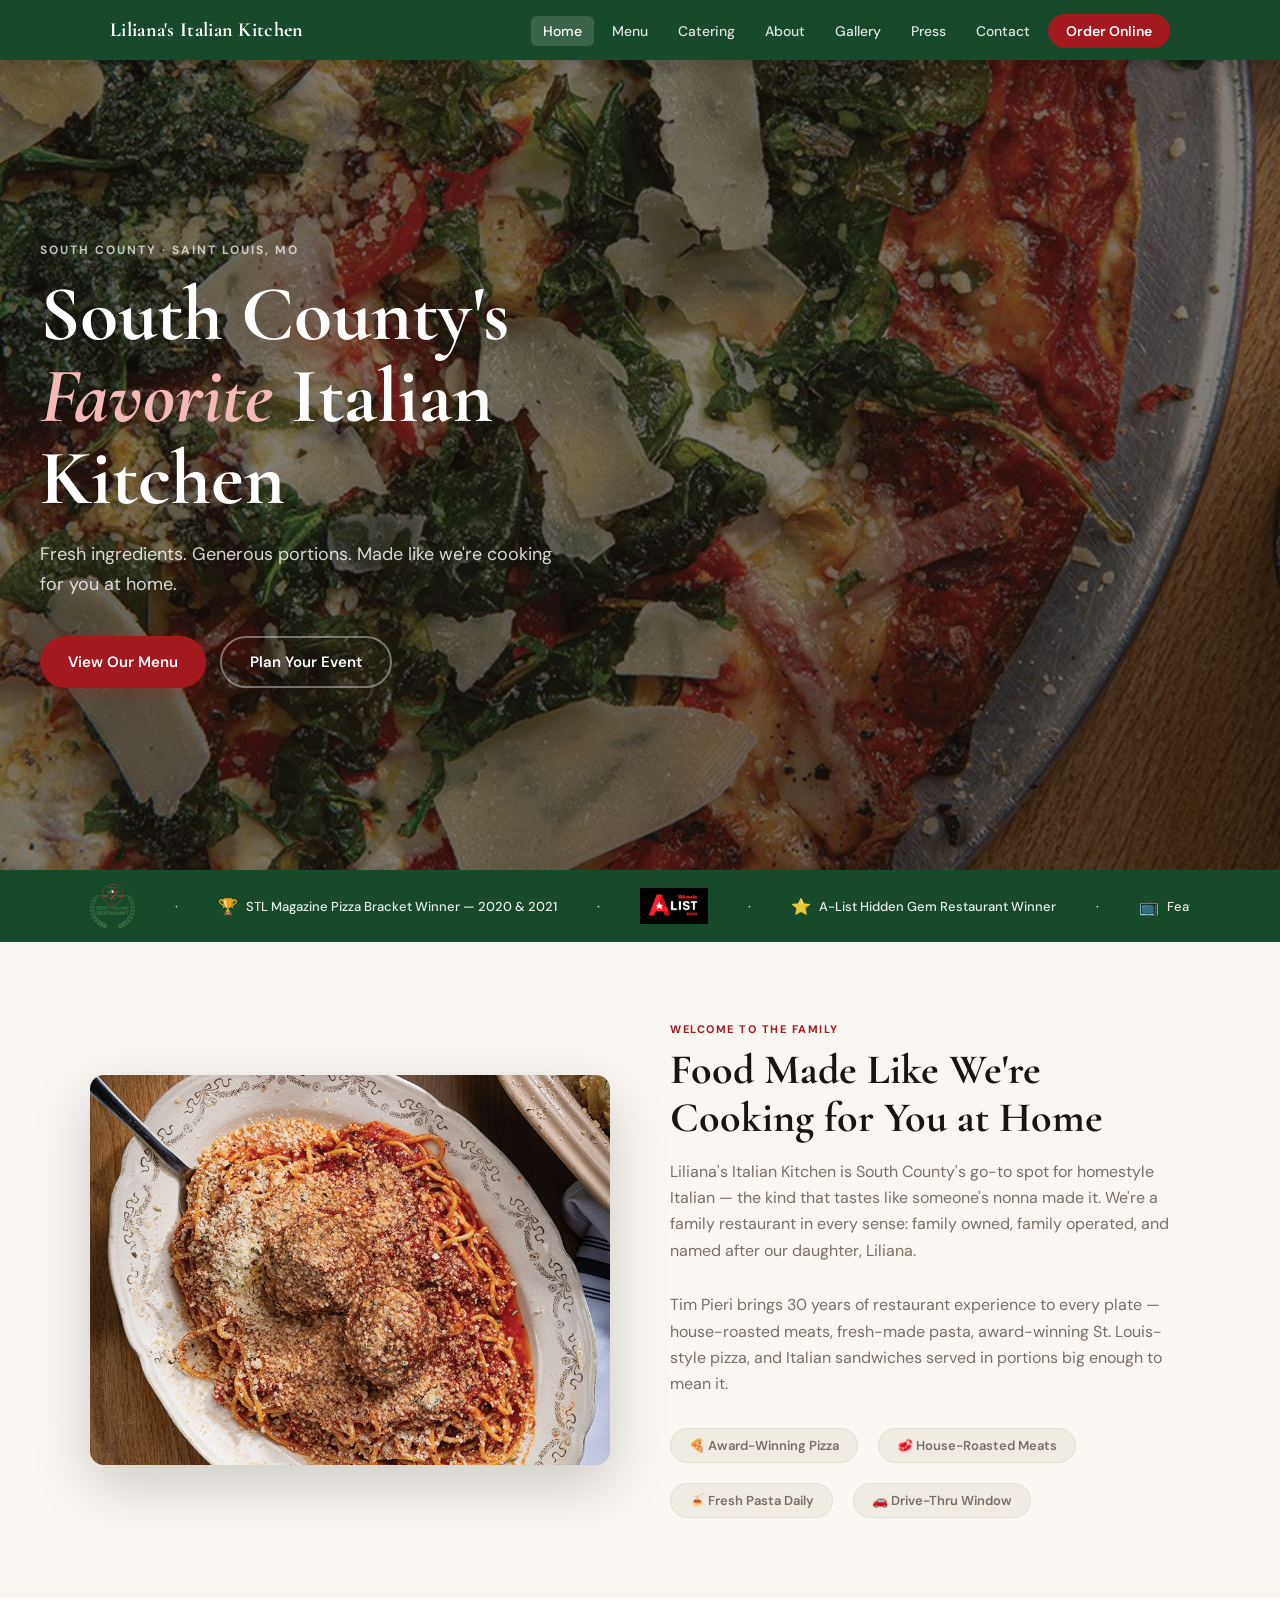
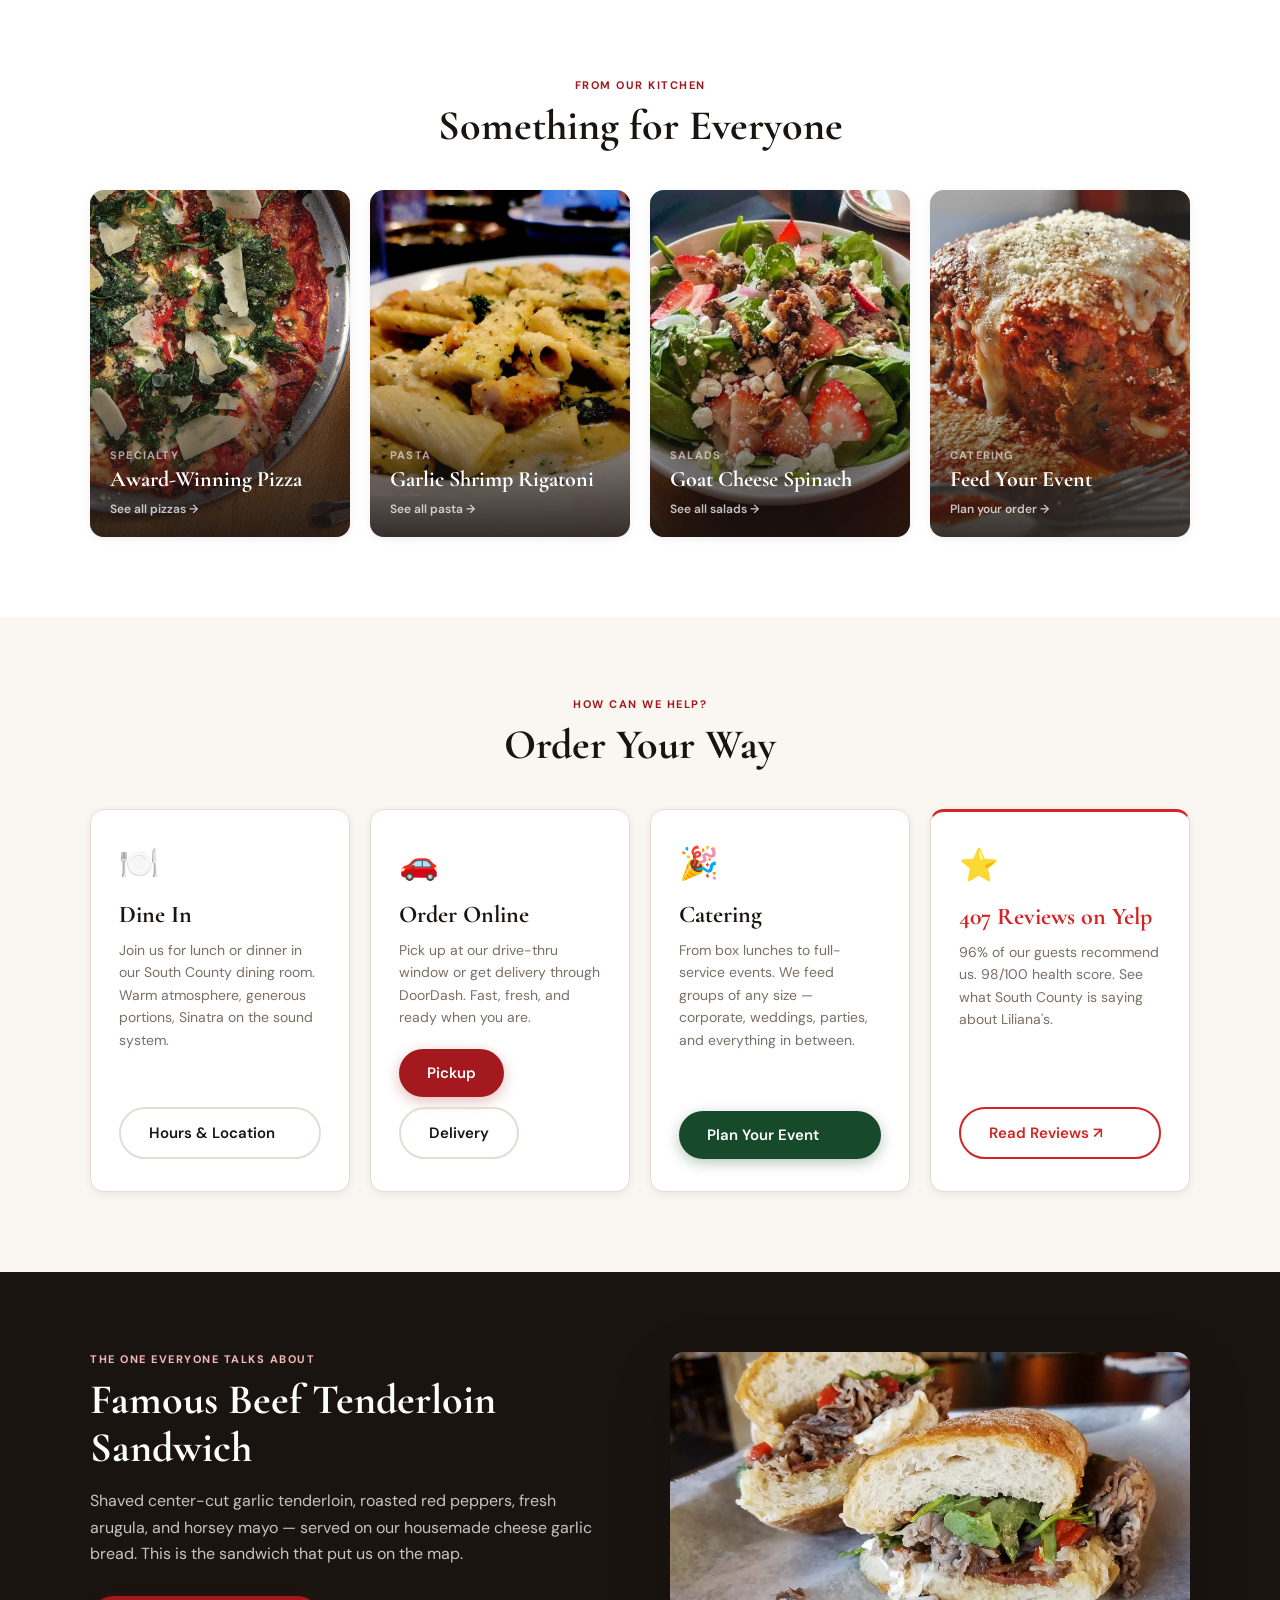
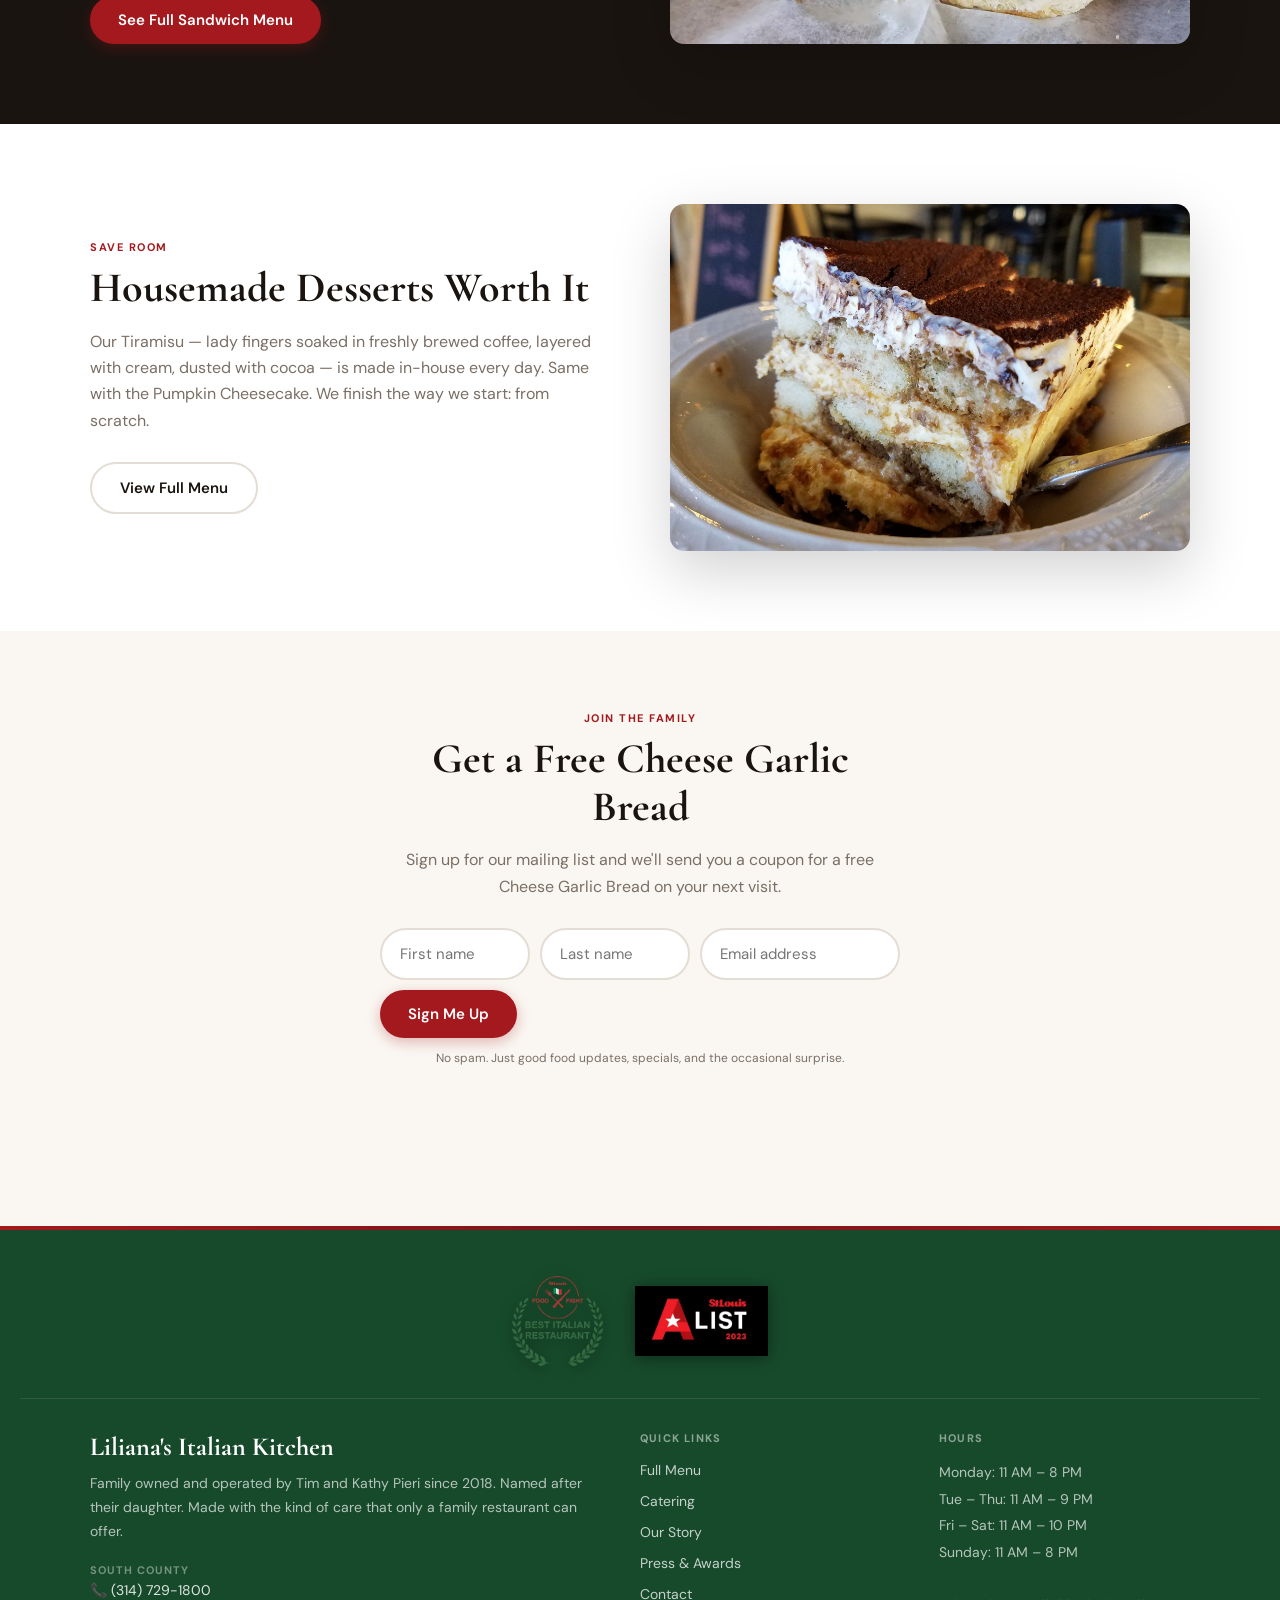
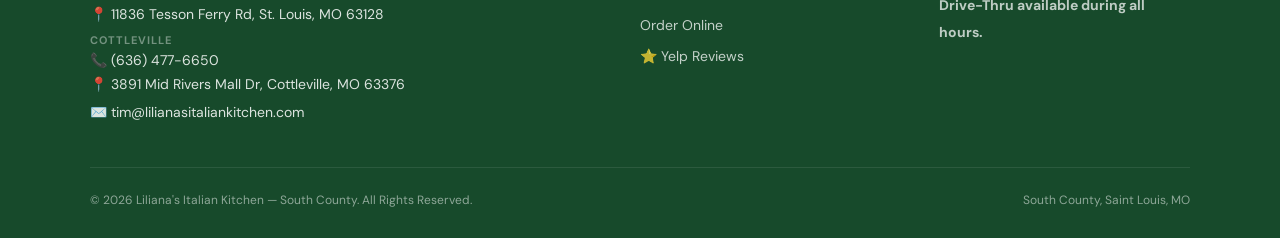
<file: index.html>
<!DOCTYPE html>
<html lang="en">
<head>
  <meta charset="UTF-8" />
  <meta name="viewport" content="width=device-width, initial-scale=1.0" />
  <title>Liliana's Italian Kitchen | South County St. Louis Italian Restaurant</title>
  <meta name="description" content="Award-winning Italian food in South County St. Louis. Fresh pasta, pizza, sandwiches, and catering. Family owned since 2018. Order online or call (314) 729-1800." />
  <link rel="preconnect" href="https://fonts.googleapis.com" />
  <link rel="preconnect" href="https://fonts.gstatic.com" crossorigin />
  <link href="https://fonts.googleapis.com/css2?family=Cormorant+Garamond:ital,wght@0,400;0,600;0,700;1,400;1,600&family=DM+Sans:wght@300;400;500;600&display=swap" rel="stylesheet" />
  <link rel="stylesheet" href="style.css" />
  <style>

    /* ─── HERO ────────────────────────────────────────── */
    .hero {
      position: relative;
      min-height: 90vh;
      display: flex;
      align-items: center;
      overflow: hidden;
      background: var(--text);
    }
    .hero-bg {
      position: absolute;
      inset: 0;
      background-image: url('images/Italiano_pizza.jpg');
      background-size: cover;
      background-position: center;
      opacity: .45;
    }
    .hero-content {
      position: relative;
      z-index: 2;
      max-width: 700px;
      padding: 60px 40px;
    }
    @media (max-width: 600px) { .hero-content { padding: 40px 24px; } }
    .hero-eyebrow {
      font-size: 12px;
      font-weight: 700;
      text-transform: uppercase;
      letter-spacing: 2px;
      color: rgba(255,255,255,.7);
      margin-bottom: 16px;
    }
    .hero-title {
      font-family: var(--font-serif);
      font-size: clamp(42px, 7vw, 78px);
      font-weight: 700;
      color: var(--white);
      line-height: 1.05;
      margin-bottom: 20px;
    }
    .hero-title em {
      font-style: italic;
      color: #f4b8b9;
    }
    .hero-sub {
      font-size: 18px;
      color: rgba(255,255,255,.82);
      line-height: 1.65;
      margin-bottom: 36px;
      max-width: 520px;
    }
    .hero-ctas {
      display: flex;
      gap: 14px;
      flex-wrap: wrap;
    }

    /* ─── AWARDS BAR ──────────────────────────────────── */
    .awards-strip { margin-bottom: 0; }

    /* ─── INTRO ───────────────────────────────────────── */
    .intro-section {
      padding: 80px 20px;
    }
    .intro-grid {
      max-width: 1100px;
      margin: 0 auto;
      display: grid;
      grid-template-columns: 1fr 1fr;
      gap: 60px;
      align-items: center;
    }
    @media (max-width: 768px) { .intro-grid { grid-template-columns: 1fr; gap: 40px; } }
    .intro-img {
      border-radius: var(--radius);
      overflow: hidden;
      box-shadow: var(--shadow-lg);
      aspect-ratio: 4/3;
    }
    .intro-img img {
      width: 100%;
      height: 100%;
      object-fit: cover;
    }
    .intro-copy .section-subtitle {
      margin-bottom: 28px;
      max-width: 100%;
    }
    .intro-detail {
      display: flex;
      gap: 20px;
      margin-top: 30px;
      flex-wrap: wrap;
    }
    .detail-chip {
      background: var(--warm-gray);
      border: 1px solid var(--border);
      border-radius: 50px;
      padding: 8px 18px;
      font-size: 13px;
      font-weight: 600;
      color: var(--muted);
    }

    /* ─── FOOD TILES ──────────────────────────────────── */
    .food-tiles-section {
      background: var(--white);
      padding: 80px 20px;
    }
    .food-tiles-header {
      max-width: 1100px;
      margin: 0 auto 40px;
      text-align: center;
    }
    .food-grid-4 {
      max-width: 1100px;
      margin: 0 auto;
      display: grid;
      grid-template-columns: repeat(4, 1fr);
      gap: 20px;
    }
    @media (max-width: 900px) { .food-grid-4 { grid-template-columns: repeat(2,1fr); } }
    @media (max-width: 500px) { .food-grid-4 { grid-template-columns: 1fr; } }

    .food-tile {
      border-radius: var(--radius);
      overflow: hidden;
      position: relative;
      aspect-ratio: 3/4;
      box-shadow: var(--shadow-sm);
      cursor: pointer;
      transition: transform .25s, box-shadow .25s;
    }
    .food-tile:hover { transform: translateY(-4px); box-shadow: var(--shadow-md); }
    .food-tile img {
      width: 100%;
      height: 100%;
      object-fit: cover;
      transition: transform .4s;
    }
    .food-tile:hover img { transform: scale(1.04); }
    .food-tile-overlay {
      position: absolute;
      inset: 0;
      background: linear-gradient(to top, rgba(26,20,16,.85) 0%, transparent 55%);
      display: flex;
      flex-direction: column;
      justify-content: flex-end;
      padding: 20px;
    }
    .food-tile-label {
      font-size: 11px;
      font-weight: 700;
      text-transform: uppercase;
      letter-spacing: 1.2px;
      color: rgba(255,255,255,.6);
      margin-bottom: 4px;
    }
    .food-tile-name {
      font-family: var(--font-serif);
      font-size: 22px;
      font-weight: 700;
      color: var(--white);
      line-height: 1.2;
    }
    .food-tile-link {
      display: inline-block;
      margin-top: 8px;
      font-size: 12px;
      font-weight: 600;
      color: rgba(255,255,255,.75);
      transition: color .15s;
    }
    .food-tile:hover .food-tile-link { color: var(--white); }

    /* ─── QUICK NAV ───────────────────────────────────── */
    .quick-nav-section {
      padding: 80px 20px;
    }
    .quick-nav-grid {
      max-width: 1100px;
      margin: 0 auto;
      display: grid;
      grid-template-columns: repeat(4, 1fr);
      gap: 20px;
    }
    @media (max-width: 900px) { .quick-nav-grid { grid-template-columns: repeat(2,1fr); } }
    @media (max-width: 500px) { .quick-nav-grid { grid-template-columns: 1fr; } }

    .quick-card {
      background: var(--white);
      border: 1px solid var(--border);
      border-radius: var(--radius);
      padding: 32px 28px;
      box-shadow: var(--shadow-sm);
      transition: box-shadow .25s, transform .25s;
      display: flex;
      flex-direction: column;
    }
    .quick-card:hover { box-shadow: var(--shadow-md); transform: translateY(-3px); }
    .quick-card-icon {
      font-size: 32px;
      margin-bottom: 16px;
    }
    .quick-card-title {
      font-family: var(--font-serif);
      font-size: 24px;
      font-weight: 700;
      margin-bottom: 10px;
    }
    .quick-card-desc {
      font-size: 14px;
      color: var(--muted);
      line-height: 1.6;
      flex: 1;
      margin-bottom: 20px;
    }

    /* ─── HERO SANDWICH ───────────────────────────────── */
    .sandwich-section {
      background: var(--text);
      padding: 80px 20px;
      position: relative;
      overflow: hidden;
    }
    .sandwich-inner {
      max-width: 1100px;
      margin: 0 auto;
      display: grid;
      grid-template-columns: 1fr 1fr;
      gap: 60px;
      align-items: center;
    }
    @media (max-width: 768px) { .sandwich-inner { grid-template-columns: 1fr; } }
    .sandwich-copy .section-eyebrow { color: #f4b8b9; }
    .sandwich-copy .section-title { color: var(--white); }
    .sandwich-copy .section-subtitle { color: rgba(255,255,255,.7); }
    .sandwich-img {
      border-radius: var(--radius);
      overflow: hidden;
      box-shadow: var(--shadow-lg);
    }
    .sandwich-img img {
      width: 100%;
      object-fit: cover;
    }

    /* ─── DESSERT ─────────────────────────────────────── */
    .dessert-section {
      background: var(--white);
      padding: 80px 20px;
    }
    .dessert-inner {
      max-width: 1100px;
      margin: 0 auto;
      display: grid;
      grid-template-columns: 1fr 1fr;
      gap: 60px;
      align-items: center;
    }
    @media (max-width: 768px) { .dessert-inner { grid-template-columns: 1fr; } }
    .dessert-img {
      border-radius: var(--radius);
      overflow: hidden;
      box-shadow: var(--shadow-lg);
      order: 2;
    }
    @media (max-width: 768px) { .dessert-img { order: 1; } .dessert-copy { order: 2; } }
    .dessert-img img { width: 100%; object-fit: cover; }

    /* ─── EMAIL LIST ──────────────────────────────────── */
    .email-section {
      padding: 80px 20px;
      text-align: center;
    }
    .email-inner {
      max-width: 520px;
      margin: 0 auto;
    }
    .email-form {
      display: flex;
      gap: 10px;
      margin-top: 28px;
      flex-wrap: wrap;
    }
    .email-form input {
      flex: 1;
      min-width: 200px;
      padding: 14px 18px;
      border: 2px solid var(--border);
      border-radius: 50px;
      font-family: var(--font-sans);
      font-size: 15px;
      background: var(--white);
      transition: border-color .2s;
    }
    .email-form input:focus { outline: none; border-color: var(--red); }
    .email-disclaimer {
      font-size: 12px;
      color: var(--muted);
      margin-top: 12px;
    }
  </style>
</head>
<body>

<!-- ─── NAV ──────────────────────────────────────────── -->
<nav class="site-nav">
  <div class="nav-inner">
    <span class="nav-logo">Liliana's Italian Kitchen</span>
    <button class="nav-hamburger" onclick="toggleNav()" aria-label="Menu">
      <span></span><span></span><span></span>
    </button>
    <ul class="nav-links" id="nav-links">
      <li><a href="index.html" class="active">Home</a></li>
      <li><a href="menu.html">Menu</a></li>
      <li><a href="catering.html">Catering</a></li>
      <li><a href="about.html">About</a></li>
      <li><a href="gallery.html">Gallery</a></li>
      <li><a href="press.html">Press</a></li>
      <li><a href="contact.html">Contact</a></li>
      <li><a href="https://lilianas.getbento.com/online-ordering" target="_blank" class="nav-order">Order Online</a></li>
    </ul>
  </div>
</nav>

<!-- ─── HERO ──────────────────────────────────────────── -->
<section class="hero">
  <div class="hero-bg"></div>
  <div class="hero-content">
    <p class="hero-eyebrow">South County · Saint Louis, MO</p>
    <h1 class="hero-title">South County's <em>Favorite</em> Italian Kitchen</h1>
    <p class="hero-sub">Fresh ingredients. Generous portions. Made like we're cooking for you at home.</p>
    <div class="hero-ctas">
      <a href="menu.html" class="btn btn-red">View Our Menu</a>
      <a href="catering.html" class="btn btn-outline" style="color:var(--white);border-color:rgba(255,255,255,.4);">Plan Your Event</a>
    </div>
  </div>
</section>

<!-- ─── AWARDS STRIP ──────────────────────────────────── -->
<div class="awards-strip">
  <div class="awards-inner">
    <img src="images/St_Louis_Food_Fight_Award.webp" alt="Food Fight Winner" style="height:44px;width:auto;flex-shrink:0;filter:brightness(1.1);" />
    <div class="award-item">·</div>
    <div class="award-item"><span class="trophy">🏆</span> STL Magazine Pizza Bracket Winner — 2020 &amp; 2021</div>
    <div class="award-item">·</div>
    <img src="images/St_Louis_A_List_Award.webp" alt="St. Louis A-List 2023" style="height:36px;width:auto;flex-shrink:0;filter:brightness(1.1);" />
    <div class="award-item">·</div>
    <div class="award-item"><span class="trophy">⭐</span> A-List Hidden Gem Restaurant Winner</div>
    <div class="award-item">·</div>
    <div class="award-item"><span class="trophy">📺</span> Featured on KMOV Great Day St. Louis</div>
    <div class="award-item">·</div>
    <div class="award-item"><span class="trophy">📰</span> Best New Restaurants STL 2019</div>
    <div class="award-item">·</div>
    <div class="award-item"><span class="trophy">💚</span> Health Score: 98/100</div>
    <div class="award-item">·</div>
    <a href="https://www.yelp.com/biz/lilianas-italian-kitchen-st-louis" target="_blank" rel="noopener" class="award-item" style="color:white;text-decoration:none;">⭐ 407 Reviews on Yelp · 96% Recommend</a>
  </div>
</div>

<!-- ─── INTRO ─────────────────────────────────────────── -->
<section class="intro-section">
  <div class="intro-grid">
    <div class="intro-img">
      <img src="images/Spaghetti_and_meatballs.jpg" alt="Spaghetti and meatballs at Liliana's Italian Kitchen" loading="lazy" />
    </div>
    <div class="intro-copy">
      <p class="section-eyebrow">Welcome to the Family</p>
      <h2 class="section-title">Food Made Like We're Cooking for You at Home</h2>
      <p class="section-subtitle">Liliana's Italian Kitchen is South County's go-to spot for homestyle Italian — the kind that tastes like someone's nonna made it. We're a family restaurant in every sense: family owned, family operated, and named after our daughter, Liliana.</p>
      <p class="section-subtitle" style="margin-top:16px;">Tim Pieri brings 30 years of restaurant experience to every plate — house-roasted meats, fresh-made pasta, award-winning St. Louis-style pizza, and Italian sandwiches served in portions big enough to mean it.</p>
      <div class="intro-detail">
        <span class="detail-chip">🍕 Award-Winning Pizza</span>
        <span class="detail-chip">🥩 House-Roasted Meats</span>
        <span class="detail-chip">🍝 Fresh Pasta Daily</span>
        <span class="detail-chip">🚗 Drive-Thru Window</span>
      </div>
    </div>
  </div>
</section>

<!-- ─── FOOD TILES ─────────────────────────────────────── -->
<section class="food-tiles-section">
  <div class="food-tiles-header">
    <p class="section-eyebrow">From Our Kitchen</p>
    <h2 class="section-title">Something for Everyone</h2>
  </div>
  <div class="food-grid-4">
    <a href="menu.html#pizza" class="food-tile">
      <img src="images/Italiano_pizza.jpg" alt="Italiano Pizza" loading="lazy" />
      <div class="food-tile-overlay">
        <span class="food-tile-label">Specialty</span>
        <span class="food-tile-name">Award-Winning Pizza</span>
        <span class="food-tile-link">See all pizzas →</span>
      </div>
    </a>
    <a href="menu.html#pasta" class="food-tile">
      <img src="images/Garlic_Shrimp_Rigatoni_.jpg" alt="Garlic Shrimp Rigatoni" loading="lazy" />
      <div class="food-tile-overlay">
        <span class="food-tile-label">Pasta</span>
        <span class="food-tile-name">Garlic Shrimp Rigatoni</span>
        <span class="food-tile-link">See all pasta →</span>
      </div>
    </a>
    <a href="menu.html#salads" class="food-tile">
      <img src="images/GoatCheeseSpinachSalad_.jpg" alt="Goat Cheese Spinach Salad" loading="lazy" />
      <div class="food-tile-overlay">
        <span class="food-tile-label">Salads</span>
        <span class="food-tile-name">Goat Cheese Spinach</span>
        <span class="food-tile-link">See all salads →</span>
      </div>
    </a>
    <a href="catering.html" class="food-tile">
      <img src="images/Lasagna.jpg" alt="Lasagna catering" loading="lazy" />
      <div class="food-tile-overlay">
        <span class="food-tile-label">Catering</span>
        <span class="food-tile-name">Feed Your Event</span>
        <span class="food-tile-link">Plan your order →</span>
      </div>
    </a>
  </div>
</section>

<!-- ─── QUICK NAV ─────────────────────────────────────── -->
<section class="quick-nav-section">
  <div class="page-wrap" style="text-align:center;margin-bottom:40px;">
    <p class="section-eyebrow">How Can We Help?</p>
    <h2 class="section-title">Order Your Way</h2>
  </div>
  <div class="quick-nav-grid">
    <div class="quick-card">
      <div class="quick-card-icon">🍽️</div>
      <div class="quick-card-title">Dine In</div>
      <p class="quick-card-desc">Join us for lunch or dinner in our South County dining room. Warm atmosphere, generous portions, Sinatra on the sound system.</p>
      <a href="contact.html" class="btn btn-outline">Hours &amp; Location</a>
    </div>
    <div class="quick-card">
      <div class="quick-card-icon">🚗</div>
      <div class="quick-card-title">Order Online</div>
      <p class="quick-card-desc">Pick up at our drive-thru window or get delivery through DoorDash. Fast, fresh, and ready when you are.</p>
      <div style="display:flex;gap:10px;flex-wrap:wrap;">
        <a href="https://lilianas.getbento.com/online-ordering" target="_blank" class="btn btn-red">Pickup</a>
        <a href="https://www.doordash.com/store/liliana's-italian-kitchen-st.-louis-1253251/" target="_blank" class="btn btn-outline">Delivery</a>
      </div>
    </div>
    <div class="quick-card">
      <div class="quick-card-icon">🎉</div>
      <div class="quick-card-title">Catering</div>
      <p class="quick-card-desc">From box lunches to full-service events. We feed groups of any size — corporate, weddings, parties, and everything in between.</p>
      <a href="catering.html" class="btn btn-green">Plan Your Event</a>
    </div>
    <div class="quick-card" style="border-top:3px solid #d32323;">
      <div class="quick-card-icon">⭐</div>
      <div class="quick-card-title" style="color:#d32323;">407 Reviews on Yelp</div>
      <p class="quick-card-desc">96% of our guests recommend us. 98/100 health score. See what South County is saying about Liliana's.</p>
      <a href="https://www.yelp.com/biz/lilianas-italian-kitchen-st-louis" target="_blank" class="btn btn-outline" style="border-color:#d32323;color:#d32323;">Read Reviews ↗</a>
    </div>
  </div>
</section>

<!-- ─── SIGNATURE SANDWICH ────────────────────────────── -->
<section class="sandwich-section">
  <div class="sandwich-inner">
    <div class="sandwich-copy">
      <p class="section-eyebrow">The One Everyone Talks About</p>
      <h2 class="section-title" style="color:var(--white);">Famous Beef Tenderloin Sandwich</h2>
      <p class="section-subtitle" style="color:rgba(255,255,255,.75);margin-bottom:28px;">Shaved center-cut garlic tenderloin, roasted red peppers, fresh arugula, and horsey mayo — served on our housemade cheese garlic bread. This is the sandwich that put us on the map.</p>
      <a href="menu.html#sandwiches" class="btn btn-red">See Full Sandwich Menu</a>
    </div>
    <div class="sandwich-img">
      <img src="images/beef_tenderloin_sandwich.webp" alt="Famous Beef Tenderloin Sandwich at Liliana's" loading="lazy" />
    </div>
  </div>
</section>

<!-- ─── DESSERT ────────────────────────────────────────── -->
<section class="dessert-section">
  <div class="dessert-inner">
    <div class="dessert-copy">
      <p class="section-eyebrow">Save Room</p>
      <h2 class="section-title">Housemade Desserts Worth It</h2>
      <p class="section-subtitle" style="margin-bottom:28px;">Our Tiramisu — lady fingers soaked in freshly brewed coffee, layered with cream, dusted with cocoa — is made in-house every day. Same with the Pumpkin Cheesecake. We finish the way we start: from scratch.</p>
      <a href="menu.html" class="btn btn-outline">View Full Menu</a>
    </div>
    <div class="dessert-img">
      <img src="images/Tiramisu.jpg" alt="Housemade Tiramisu at Liliana's Italian Kitchen" loading="lazy" />
    </div>
  </div>
</section>

<!-- ─── EMAIL ─────────────────────────────────────────── -->
<section class="email-section">
  <div class="email-inner">
    <p class="section-eyebrow">Join the Family</p>
    <h2 class="section-title">Get a Free Cheese Garlic Bread</h2>
    <p class="section-subtitle" style="margin:0 auto 0;">Sign up for our mailing list and we'll send you a coupon for a free Cheese Garlic Bread on your next visit.</p>
    <form class="email-form" id="home-email-form" onsubmit="handleEmail(event)">
      <input type="text" id="h-fname" placeholder="First name" required style="min-width:130px;" />
      <input type="text" id="h-lname" placeholder="Last name" required style="min-width:130px;" />
      <input type="email" id="h-email" placeholder="Email address" required />
      <button type="submit" class="btn btn-red">Sign Me Up</button>
    </form>
    <p class="email-disclaimer" id="home-email-confirm" style="display:none;color:var(--green);font-weight:600;">🎉 You're in! Check your inbox for your free Cheese Garlic Bread coupon.</p>
    <p class="email-disclaimer">No spam. Just good food updates, specials, and the occasional surprise.</p>
  </div>
</section>

<!-- ─── FOOTER ────────────────────────────────────────── -->
<footer class="site-footer">
  <!-- Award badges row -->
  <div style="display:flex;align-items:center;justify-content:center;gap:32px;padding-bottom:32px;border-bottom:1px solid rgba(255,255,255,.1);margin-bottom:32px;flex-wrap:wrap;">
    <img src="images/St_Louis_Food_Fight_Award.webp" alt="St. Louis Magazine Food Fight Best Italian Restaurant" style="height:90px;width:auto;filter:drop-shadow(0 2px 8px rgba(0,0,0,.4));" />
    <img src="images/St_Louis_A_List_Award.webp" alt="St. Louis A-List 2023 Award" style="height:70px;width:auto;filter:drop-shadow(0 2px 8px rgba(0,0,0,.4));" />
  </div>
  <div class="footer-grid">
    <div>
      <div class="footer-logo">Liliana's Italian Kitchen</div>
      <p class="footer-tagline">Family owned and operated by Tim and Kathy Pieri since 2018. Named after their daughter. Made with the kind of care that only a family restaurant can offer.</p>
      <div class="footer-contact">
        <div style="font-size:11px;font-weight:700;text-transform:uppercase;letter-spacing:1px;color:rgba(255,255,255,.4);margin-bottom:4px;">South County</div>
        <a href="tel:3147291800">📞 (314) 729-1800</a>
        <a href="https://maps.google.com/?q=11836+Tesson+Ferry+Rd+Saint+Louis+MO" target="_blank">📍 11836 Tesson Ferry Rd, St. Louis, MO 63128</a>
        <div style="font-size:11px;font-weight:700;text-transform:uppercase;letter-spacing:1px;color:rgba(255,255,255,.4);margin:10px 0 4px;">Cottleville</div>
        <a href="tel:6364776650">📞 (636) 477-6650</a>
        <a href="https://maps.google.com/?q=3891+Mid+Rivers+Mall+Dr+Cottleville+MO" target="_blank">📍 3891 Mid Rivers Mall Dr, Cottleville, MO 63376</a>
        <div style="margin-top:10px;">
        <a href="mailto:tim@lilianasitaliankitchen.com">✉️ tim@lilianasitaliankitchen.com</a>
        </div>
      </div>
    </div>
    <div>
      <div class="footer-heading">Quick Links</div>
      <ul class="footer-links">
        <li><a href="menu.html">Full Menu</a></li>
        <li><a href="catering.html">Catering</a></li>
        <li><a href="about.html">Our Story</a></li>
        <li><a href="press.html">Press &amp; Awards</a></li>
        <li><a href="contact.html">Contact</a></li>
        <li><a href="https://lilianas.getbento.com/online-ordering" target="_blank">Order Online</a></li>
        <li><a href="https://www.yelp.com/biz/lilianas-italian-kitchen-st-louis" target="_blank">⭐ Yelp Reviews</a></li>
      </ul>
    </div>
    <div>
      <div class="footer-heading">Hours</div>
      <div class="footer-hours">
        Monday: 11 AM – 8 PM<br>
        Tue – Thu: 11 AM – 9 PM<br>
        Fri – Sat: 11 AM – 10 PM<br>
        Sunday: 11 AM – 8 PM<br><br>
        <strong style="color:rgba(255,255,255,.9)">Drive-Thru available during all hours.</strong>
      </div>
    </div>
  </div>
  <div class="footer-bottom">
    <span>© 2026 Liliana's Italian Kitchen — South County. All Rights Reserved.</span>
    <span>South County, Saint Louis, MO</span>
  </div>
</footer>

<script>
  const FORM_ACTION = 'YOUR_GOOGLE_APPS_SCRIPT_URL';
  function toggleNav() {
    document.getElementById('nav-links').classList.toggle('open');
  }
  function handleEmail(e) {
    e.preventDefault();
    const payload = {
      firstName: document.getElementById('h-fname').value,
      lastName: document.getElementById('h-lname').value,
      email: document.getElementById('h-email').value,
      source: 'Homepage',
      timestamp: new Date().toISOString()
    };
    if (FORM_ACTION !== 'YOUR_GOOGLE_APPS_SCRIPT_URL') {
      fetch(FORM_ACTION, { method:'POST', mode:'no-cors', headers:{'Content-Type':'application/json'}, body:JSON.stringify(payload) });
    }
    document.getElementById('home-email-form').style.display = 'none';
    document.getElementById('home-email-confirm').style.display = 'block';
  }
</script>
</body>
</html>
</file>
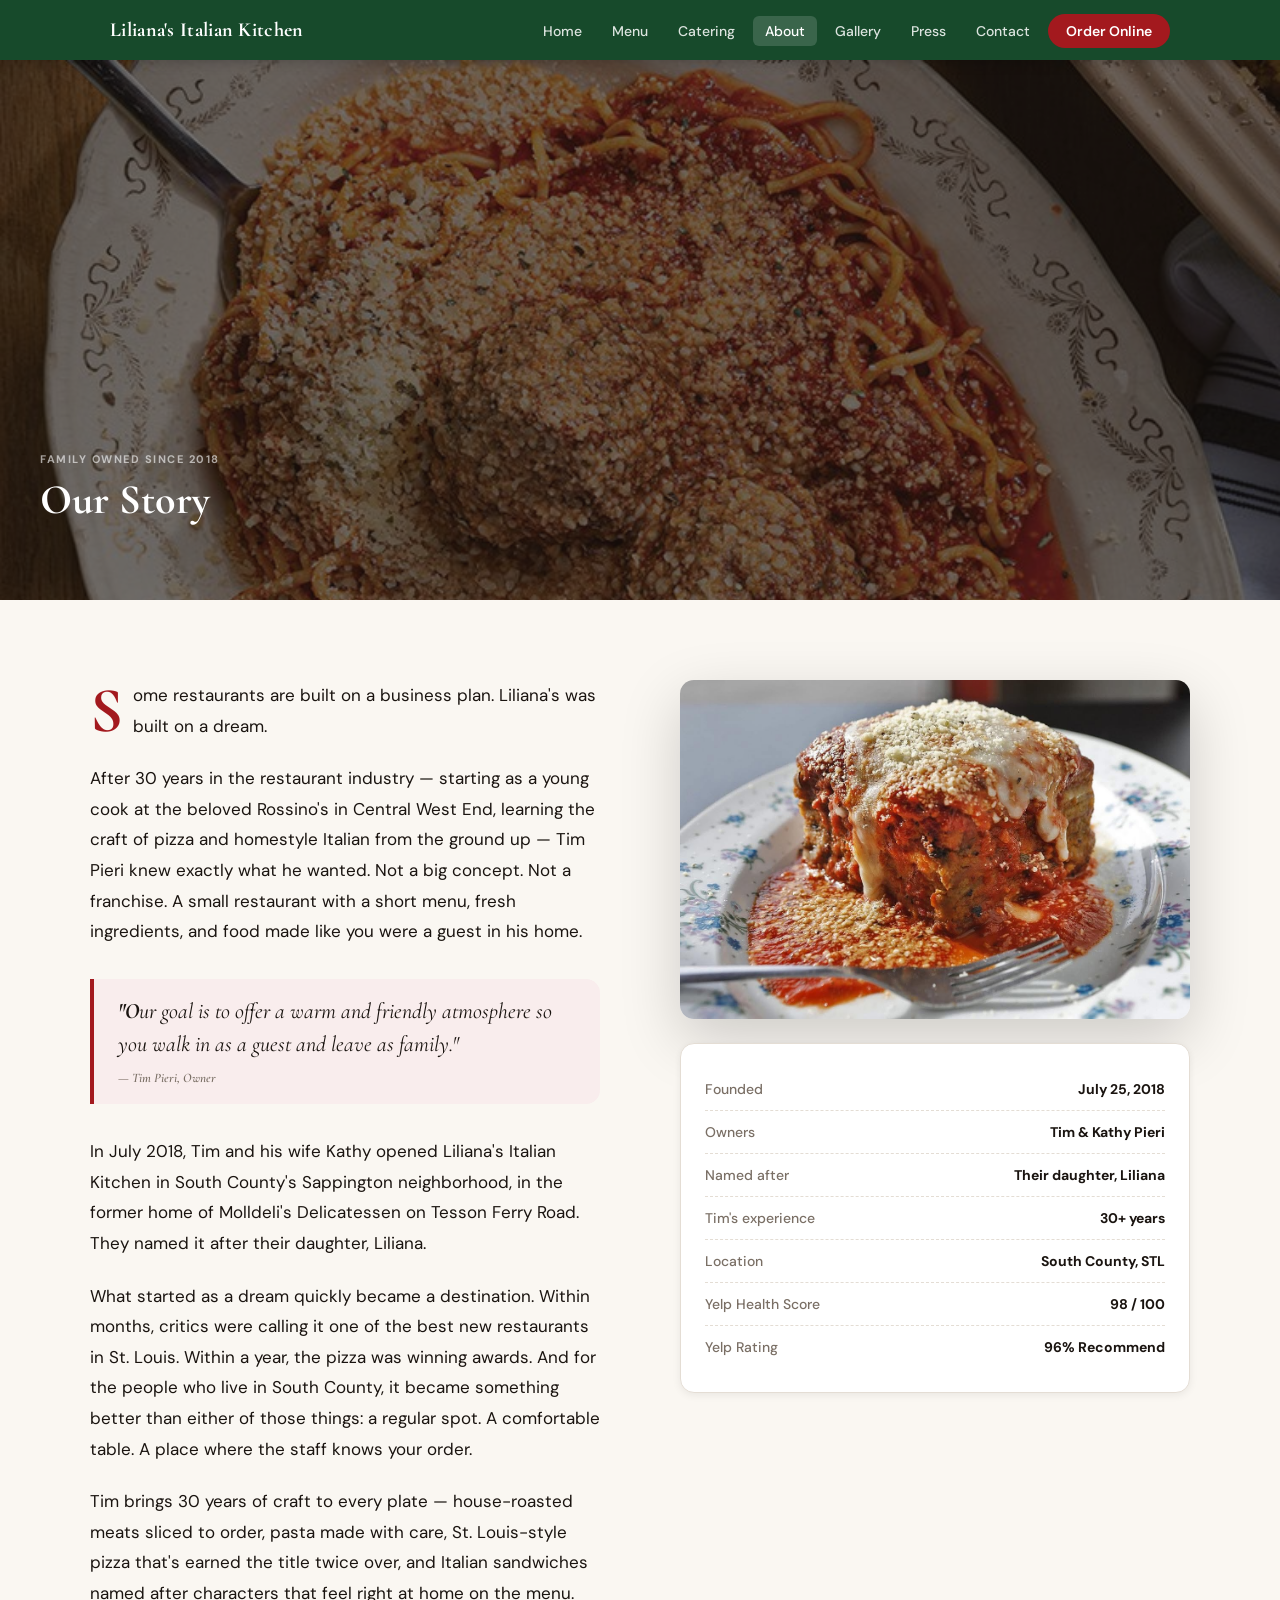
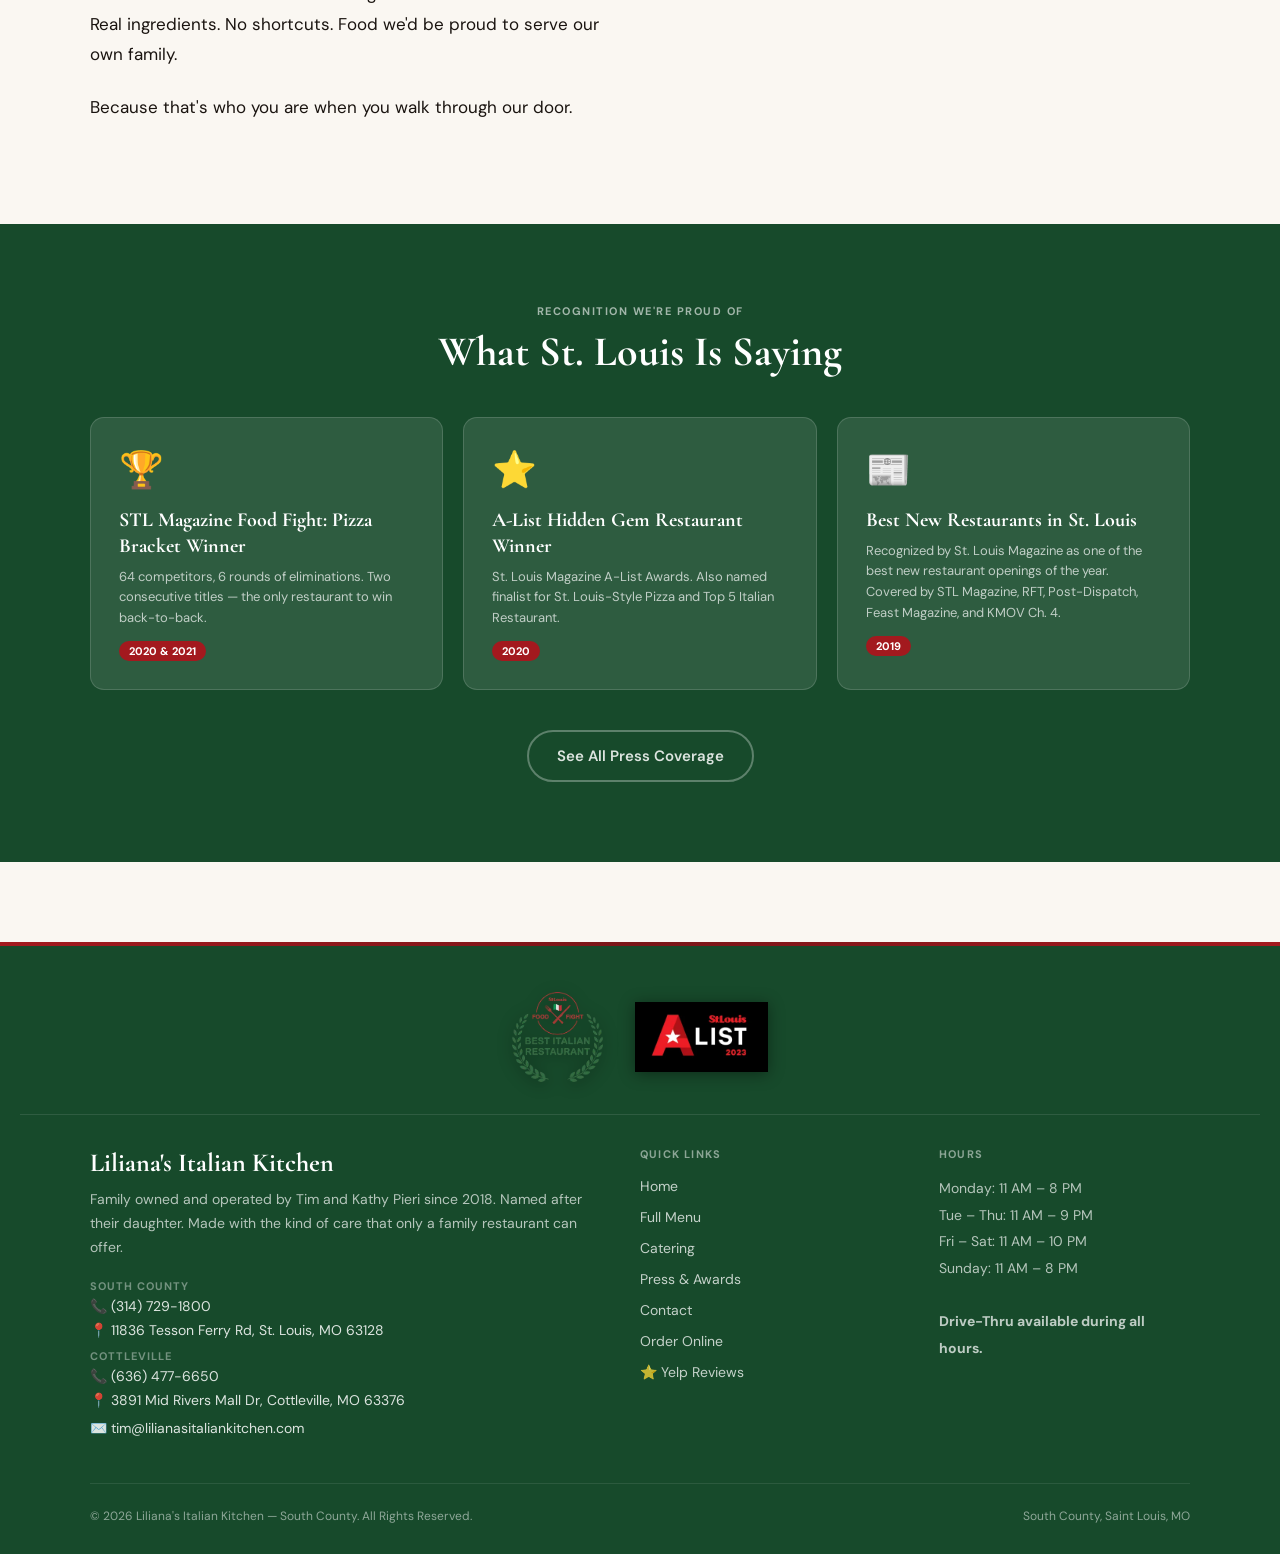
<file: about.html>
<!DOCTYPE html>
<html lang="en">
<head>
  <meta charset="UTF-8" />
  <meta name="viewport" content="width=device-width, initial-scale=1.0" />
  <title>About Us | Liliana's Italian Kitchen | Family Owned South County St. Louis</title>
  <meta name="description" content="Liliana's Italian Kitchen is a family owned South County restaurant founded by Tim and Kathy Pieri. Named after their daughter and built on 30 years of restaurant passion." />
  <link rel="preconnect" href="https://fonts.googleapis.com" />
  <link rel="preconnect" href="https://fonts.gstatic.com" crossorigin />
  <link href="https://fonts.googleapis.com/css2?family=Cormorant+Garamond:ital,wght@0,400;0,600;0,700;1,400;1,600&family=DM+Sans:wght@300;400;500;600&display=swap" rel="stylesheet" />
  <link rel="stylesheet" href="style.css" />
  <style>
    .about-hero {
      position: relative;
      min-height: 60vh;
      display: flex;
      align-items: flex-end;
      overflow: hidden;
      background: var(--text);
    }
    .about-hero-bg {
      position: absolute; inset: 0;
      background-image: url('images/Spaghetti_and_meatballs.jpg');
      background-size: cover;
      background-position: center 40%;
      opacity: .4;
    }
    .about-hero-content {
      position: relative; z-index: 2;
      padding: 60px 40px;
      max-width: 800px;
    }
    @media (max-width: 600px) { .about-hero-content { padding: 40px 24px; } }
    .about-hero-content .section-eyebrow { color: rgba(255,255,255,.6); }
    .about-hero-content .section-title { color: var(--white); }

    .story-section {
      padding: 80px 20px;
    }
    .story-inner {
      max-width: 1100px;
      margin: 0 auto;
      display: grid;
      grid-template-columns: 1fr 1fr;
      gap: 80px;
      align-items: start;
    }
    @media (max-width: 768px) { .story-inner { grid-template-columns: 1fr; gap: 40px; } }

    .story-copy p {
      font-size: 17px;
      line-height: 1.8;
      color: var(--text);
      margin-bottom: 22px;
    }
    .story-copy p:first-child::first-letter {
      font-family: var(--font-serif);
      font-size: 64px;
      font-weight: 700;
      color: var(--red);
      float: left;
      line-height: .85;
      margin: 4px 10px 0 0;
    }
    .story-copy blockquote {
      border-left: 4px solid var(--red);
      padding: 16px 24px;
      margin: 32px 0;
      background: var(--red-light);
      border-radius: 0 var(--radius) var(--radius) 0;
    }
    .story-copy blockquote p {
      font-family: var(--font-serif);
      font-size: 22px;
      font-style: italic;
      color: var(--text);
      margin: 0;
      line-height: 1.5;
    }
    .story-copy blockquote p:first-child::first-letter {
      font-size: inherit; float: none; line-height: inherit; margin: 0; color: inherit;
    }
    .story-copy .attribution {
      font-size: 13px;
      font-weight: 600;
      color: var(--muted);
      margin-top: 8px !important;
      margin-bottom: 0 !important;
    }

    .story-sidebar { position: sticky; top: 80px; }
    .story-img {
      border-radius: var(--radius);
      overflow: hidden;
      box-shadow: var(--shadow-lg);
      margin-bottom: 24px;
    }
    .story-img img { width: 100%; object-fit: cover; }

    .fact-card {
      background: var(--white);
      border: 1px solid var(--border);
      border-radius: var(--radius);
      padding: 24px;
      box-shadow: var(--shadow-sm);
    }
    .fact-row {
      display: flex;
      justify-content: space-between;
      align-items: baseline;
      padding: 12px 0;
      border-bottom: 1px dashed var(--border);
      font-size: 14px;
      gap: 16px;
    }
    .fact-row:last-child { border-bottom: none; }
    .fact-label { color: var(--muted); font-weight: 500; }
    .fact-value { font-weight: 700; color: var(--text); text-align: right; }

    .awards-section {
      background: var(--green);
      padding: 80px 20px;
    }
    .awards-section .section-eyebrow { color: rgba(255,255,255,.6); }
    .awards-section .section-title { color: var(--white); }
    .awards-grid {
      max-width: 1100px;
      margin: 40px auto 0;
      display: grid;
      grid-template-columns: repeat(3, 1fr);
      gap: 20px;
    }
    @media (max-width: 768px) { .awards-grid { grid-template-columns: 1fr; } }
    .award-card {
      background: rgba(255,255,255,.1);
      border: 1px solid rgba(255,255,255,.15);
      border-radius: var(--radius);
      padding: 28px;
    }
    .award-icon { font-size: 36px; margin-bottom: 14px; }
    .award-title {
      font-family: var(--font-serif);
      font-size: 20px;
      font-weight: 700;
      color: var(--white);
      margin-bottom: 8px;
      line-height: 1.3;
    }
    .award-detail {
      font-size: 13px;
      color: rgba(255,255,255,.7);
      line-height: 1.6;
    }
    .award-year {
      display: inline-block;
      background: var(--red);
      color: var(--white);
      font-size: 11px;
      font-weight: 700;
      padding: 3px 10px;
      border-radius: 20px;
      margin-top: 12px;
    }
  </style>
</head>
<body>

<nav class="site-nav">
  <div class="nav-inner">
    <span class="nav-logo">Liliana's Italian Kitchen</span>
    <button class="nav-hamburger" onclick="toggleNav()" aria-label="Menu">
      <span></span><span></span><span></span>
    </button>
    <ul class="nav-links" id="nav-links">
      <li><a href="index.html">Home</a></li>
      <li><a href="menu.html">Menu</a></li>
      <li><a href="catering.html">Catering</a></li>
      <li><a href="about.html" class="active">About</a></li>
      <li><a href="gallery.html">Gallery</a></li>
      <li><a href="press.html">Press</a></li>
      <li><a href="contact.html">Contact</a></li>
      <li><a href="https://lilianas.getbento.com/online-ordering" target="_blank" class="nav-order">Order Online</a></li>
    </ul>
  </div>
</nav>

<section class="about-hero">
  <div class="about-hero-bg"></div>
  <div class="about-hero-content">
    <p class="section-eyebrow">Family Owned Since 2018</p>
    <h1 class="section-title">Our Story</h1>
  </div>
</section>

<section class="story-section">
  <div class="story-inner">
    <div class="story-copy">
      <p>Some restaurants are built on a business plan. Liliana's was built on a dream.</p>
      <p>After 30 years in the restaurant industry — starting as a young cook at the beloved Rossino's in Central West End, learning the craft of pizza and homestyle Italian from the ground up — Tim Pieri knew exactly what he wanted. Not a big concept. Not a franchise. A small restaurant with a short menu, fresh ingredients, and food made like you were a guest in his home.</p>
      <blockquote>
        <p>"Our goal is to offer a warm and friendly atmosphere so you walk in as a guest and leave as family."</p>
        <p class="attribution">— Tim Pieri, Owner</p>
      </blockquote>
      <p>In July 2018, Tim and his wife Kathy opened Liliana's Italian Kitchen in South County's Sappington neighborhood, in the former home of Molldeli's Delicatessen on Tesson Ferry Road. They named it after their daughter, Liliana.</p>
      <p>What started as a dream quickly became a destination. Within months, critics were calling it one of the best new restaurants in St. Louis. Within a year, the pizza was winning awards. And for the people who live in South County, it became something better than either of those things: a regular spot. A comfortable table. A place where the staff knows your order.</p>
      <p>Tim brings 30 years of craft to every plate — house-roasted meats sliced to order, pasta made with care, St. Louis-style pizza that's earned the title twice over, and Italian sandwiches named after characters that feel right at home on the menu. Real ingredients. No shortcuts. Food we'd be proud to serve our own family.</p>
      <p>Because that's who you are when you walk through our door.</p>
    </div>
    <div class="story-sidebar">
      <div class="story-img">
        <img src="images/Lasagna.jpg" alt="Lasagna at Liliana's Italian Kitchen" loading="lazy" />
      </div>
      <div class="fact-card">
        <div class="fact-row"><span class="fact-label">Founded</span><span class="fact-value">July 25, 2018</span></div>
        <div class="fact-row"><span class="fact-label">Owners</span><span class="fact-value">Tim & Kathy Pieri</span></div>
        <div class="fact-row"><span class="fact-label">Named after</span><span class="fact-value">Their daughter, Liliana</span></div>
        <div class="fact-row"><span class="fact-label">Tim's experience</span><span class="fact-value">30+ years</span></div>
        <div class="fact-row"><span class="fact-label">Location</span><span class="fact-value">South County, STL</span></div>
        <div class="fact-row"><span class="fact-label">Yelp Health Score</span><span class="fact-value">98 / 100</span></div>
        <div class="fact-row"><span class="fact-label">Yelp Rating</span><span class="fact-value">96% Recommend</span></div>
      </div>
    </div>
  </div>
</section>

<section class="awards-section">
  <div style="max-width:1100px;margin:0 auto;text-align:center;">
    <p class="section-eyebrow">Recognition We're Proud Of</p>
    <h2 class="section-title">What St. Louis Is Saying</h2>
  </div>
  <div class="awards-grid">
    <div class="award-card">
      <div class="award-icon">🏆</div>
      <div class="award-title">STL Magazine Food Fight: Pizza Bracket Winner</div>
      <div class="award-detail">64 competitors, 6 rounds of eliminations. Two consecutive titles — the only restaurant to win back-to-back.</div>
      <span class="award-year">2020 &amp; 2021</span>
    </div>
    <div class="award-card">
      <div class="award-icon">⭐</div>
      <div class="award-title">A-List Hidden Gem Restaurant Winner</div>
      <div class="award-detail">St. Louis Magazine A-List Awards. Also named finalist for St. Louis-Style Pizza and Top 5 Italian Restaurant.</div>
      <span class="award-year">2020</span>
    </div>
    <div class="award-card">
      <div class="award-icon">📰</div>
      <div class="award-title">Best New Restaurants in St. Louis</div>
      <div class="award-detail">Recognized by St. Louis Magazine as one of the best new restaurant openings of the year. Covered by STL Magazine, RFT, Post-Dispatch, Feast Magazine, and KMOV Ch. 4.</div>
      <span class="award-year">2019</span>
    </div>
  </div>
  <div style="text-align:center;margin-top:40px;">
    <a href="press.html" class="btn btn-outline" style="color:rgba(255,255,255,.85);border-color:rgba(255,255,255,.3);">See All Press Coverage</a>
  </div>
</section>

<footer class="site-footer">
  <!-- Award badges row -->
  <div style="display:flex;align-items:center;justify-content:center;gap:32px;padding-bottom:32px;border-bottom:1px solid rgba(255,255,255,.1);margin-bottom:32px;flex-wrap:wrap;">
    <img src="images/St_Louis_Food_Fight_Award.webp" alt="St. Louis Magazine Food Fight Best Italian Restaurant" style="height:90px;width:auto;filter:drop-shadow(0 2px 8px rgba(0,0,0,.4));" />
    <img src="images/St_Louis_A_List_Award.webp" alt="St. Louis A-List 2023 Award" style="height:70px;width:auto;filter:drop-shadow(0 2px 8px rgba(0,0,0,.4));" />
  </div>
  <div class="footer-grid">
    <div>
      <div class="footer-logo">Liliana's Italian Kitchen</div>
      <p class="footer-tagline">Family owned and operated by Tim and Kathy Pieri since 2018. Named after their daughter. Made with the kind of care that only a family restaurant can offer.</p>
      <div class="footer-contact">
        <div style="font-size:11px;font-weight:700;text-transform:uppercase;letter-spacing:1px;color:rgba(255,255,255,.4);margin-bottom:4px;">South County</div>
        <a href="tel:3147291800">📞 (314) 729-1800</a>
        <a href="https://maps.google.com/?q=11836+Tesson+Ferry+Rd+Saint+Louis+MO" target="_blank">📍 11836 Tesson Ferry Rd, St. Louis, MO 63128</a>
        <div style="font-size:11px;font-weight:700;text-transform:uppercase;letter-spacing:1px;color:rgba(255,255,255,.4);margin:10px 0 4px;">Cottleville</div>
        <a href="tel:6364776650">📞 (636) 477-6650</a>
        <a href="https://maps.google.com/?q=3891+Mid+Rivers+Mall+Dr+Cottleville+MO" target="_blank">📍 3891 Mid Rivers Mall Dr, Cottleville, MO 63376</a>
        <div style="margin-top:10px;">
        <a href="mailto:tim@lilianasitaliankitchen.com">✉️ tim@lilianasitaliankitchen.com</a>
        </div>
      </div>
    </div>
    <div>
      <div class="footer-heading">Quick Links</div>
      <ul class="footer-links">
        <li><a href="index.html">Home</a></li>
        <li><a href="menu.html">Full Menu</a></li>
        <li><a href="catering.html">Catering</a></li>
        <li><a href="press.html">Press &amp; Awards</a></li>
        <li><a href="contact.html">Contact</a></li>
        <li><a href="https://lilianas.getbento.com/online-ordering" target="_blank">Order Online</a></li>
        <li><a href="https://www.yelp.com/biz/lilianas-italian-kitchen-st-louis" target="_blank">⭐ Yelp Reviews</a></li>
      </ul>
    </div>
    <div>
      <div class="footer-heading">Hours</div>
      <div class="footer-hours">Monday: 11 AM – 8 PM<br>Tue – Thu: 11 AM – 9 PM<br>Fri – Sat: 11 AM – 10 PM<br>Sunday: 11 AM – 8 PM<br><br><strong style="color:rgba(255,255,255,.9)">Drive-Thru available during all hours.</strong></div>
    </div>
  </div>
  <div class="footer-bottom">
    <span>© 2026 Liliana's Italian Kitchen — South County. All Rights Reserved.</span>
    <span>South County, Saint Louis, MO</span>
  </div>
</footer>

<script>
  function toggleNav() { document.getElementById('nav-links').classList.toggle('open'); }
</script>
</body>
</html>
</file>
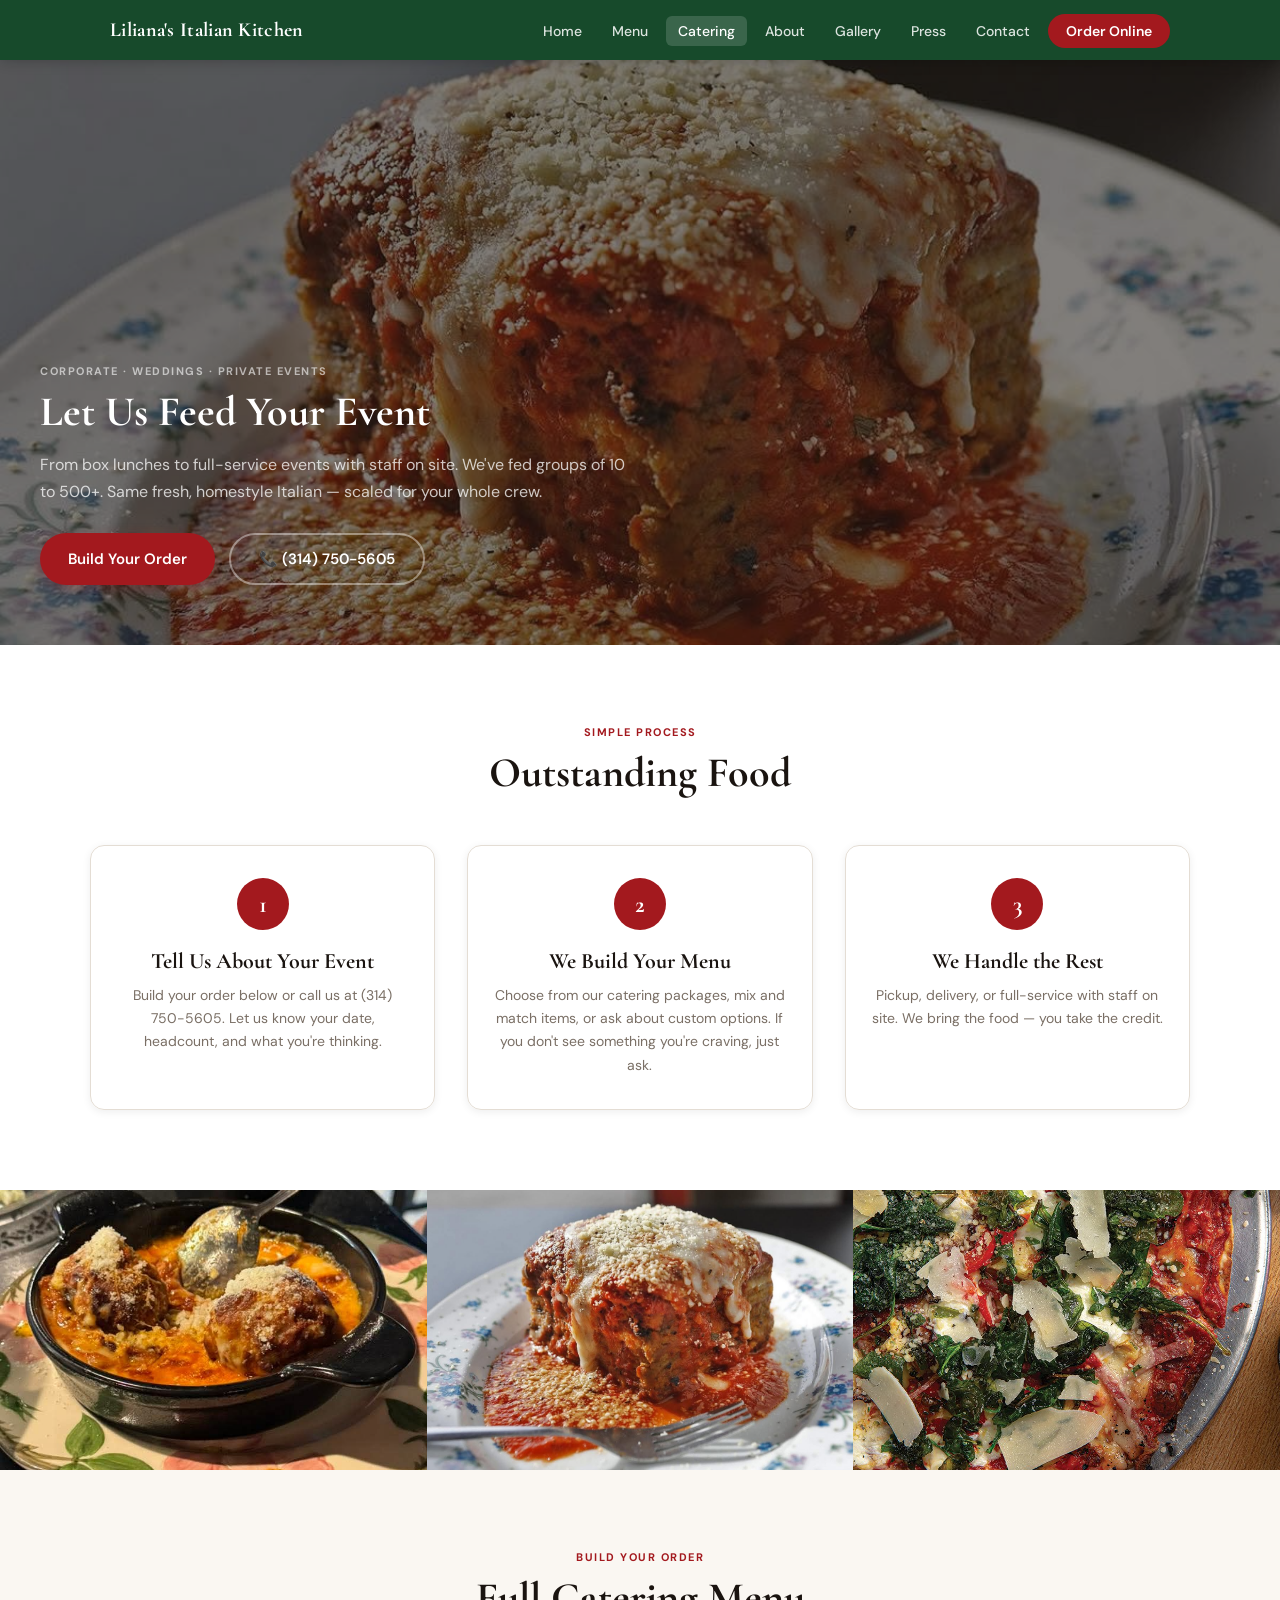
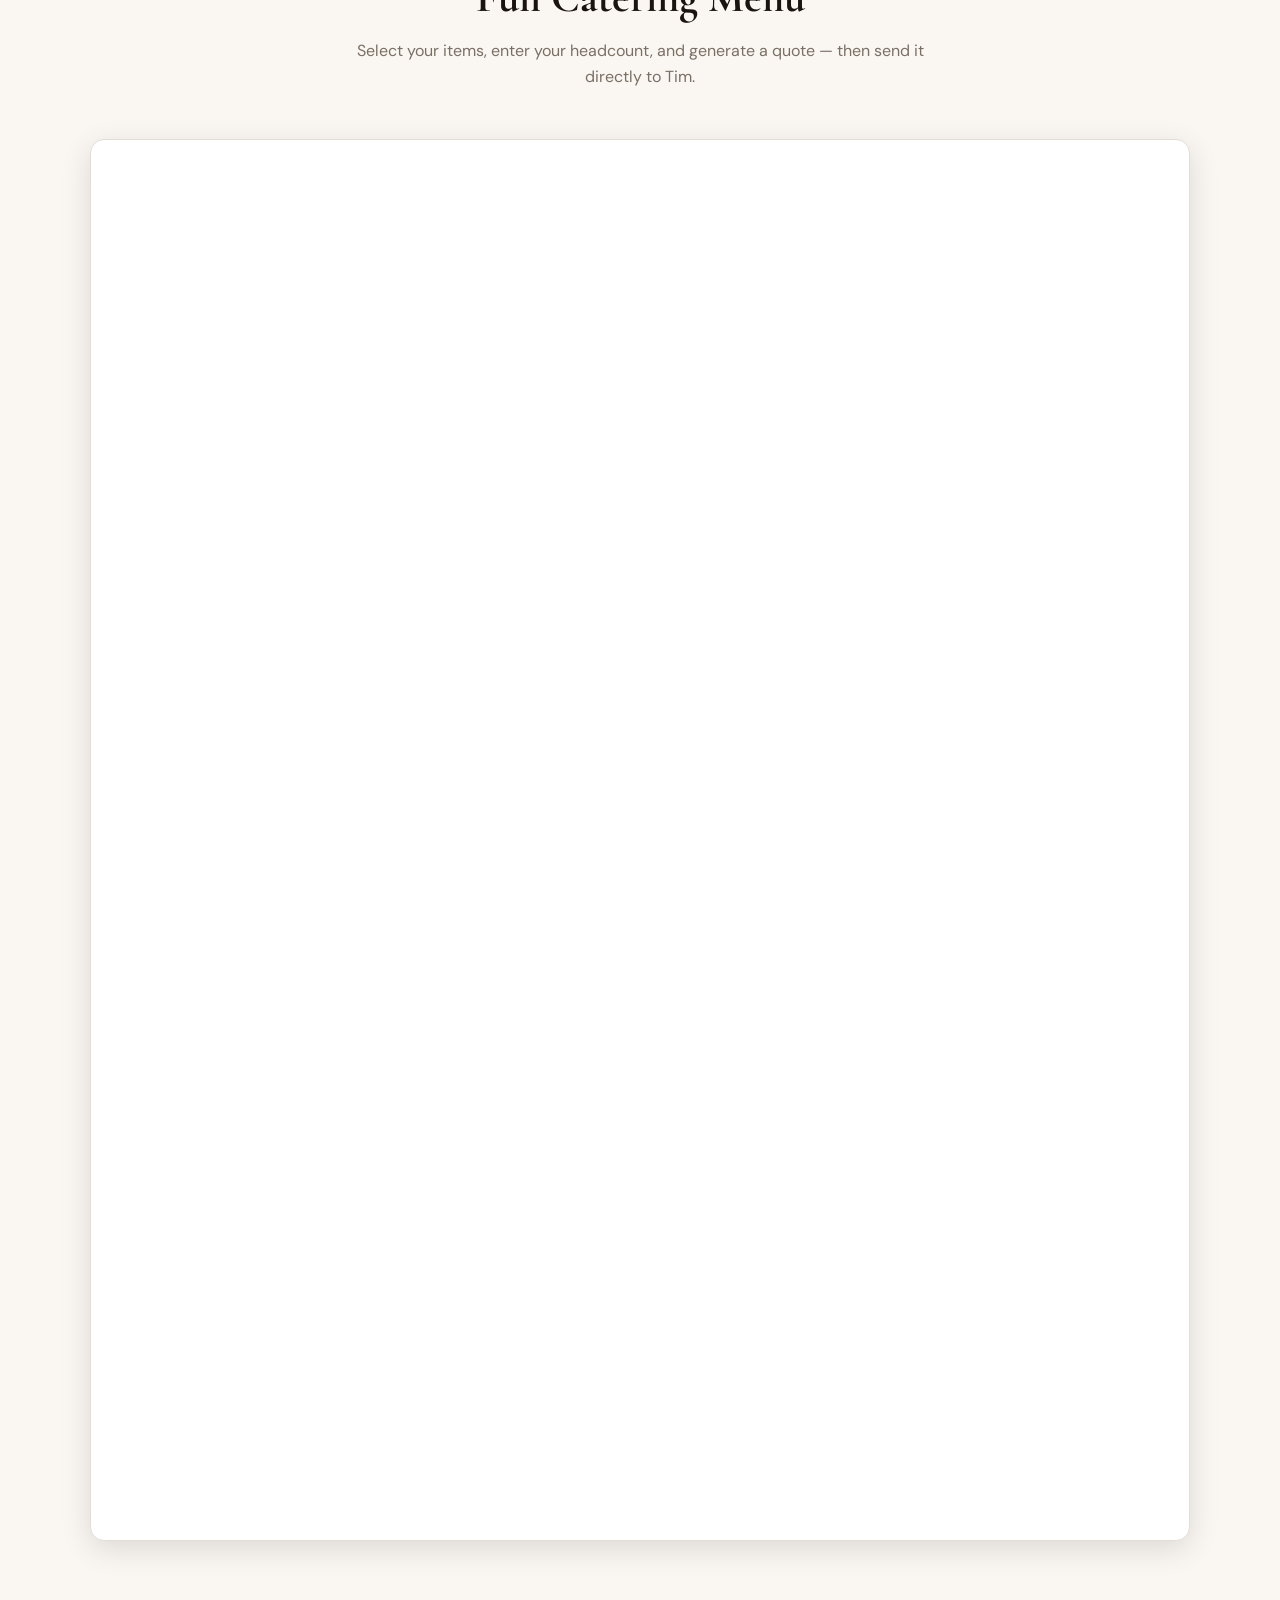
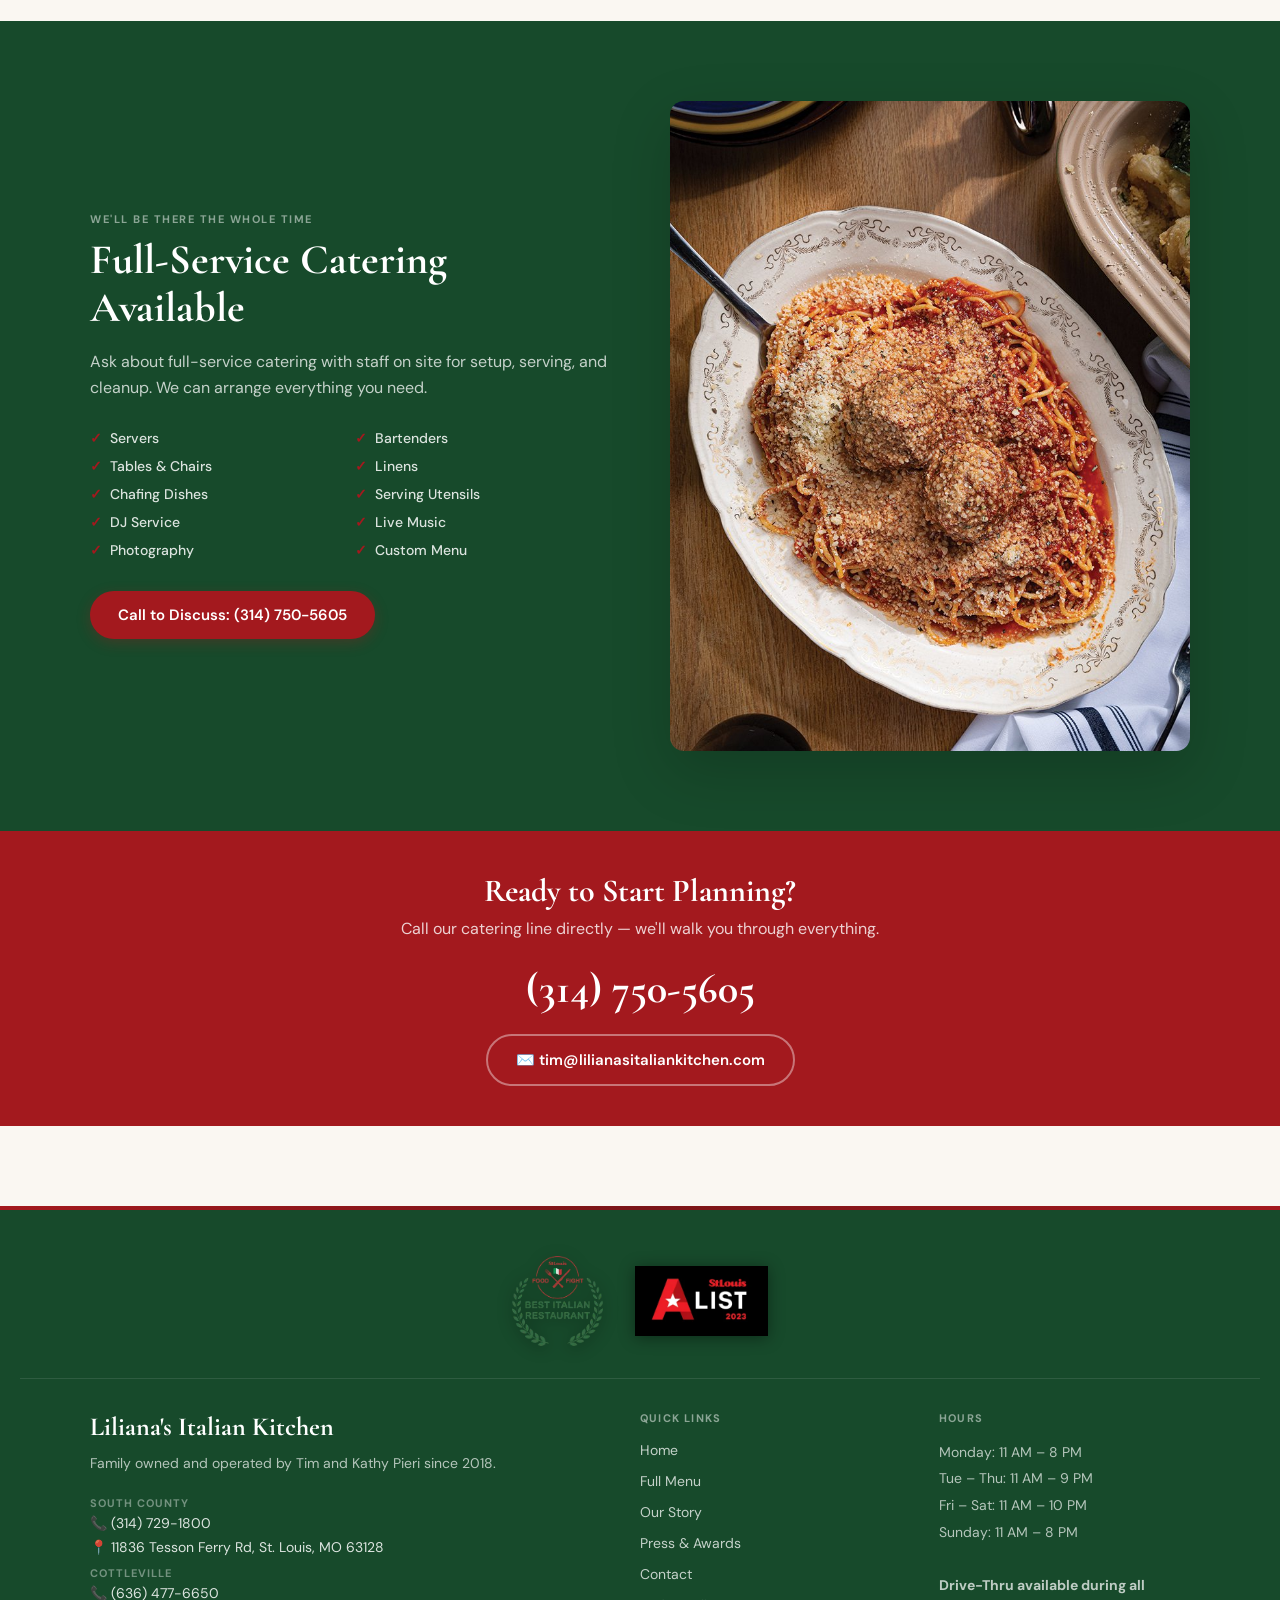
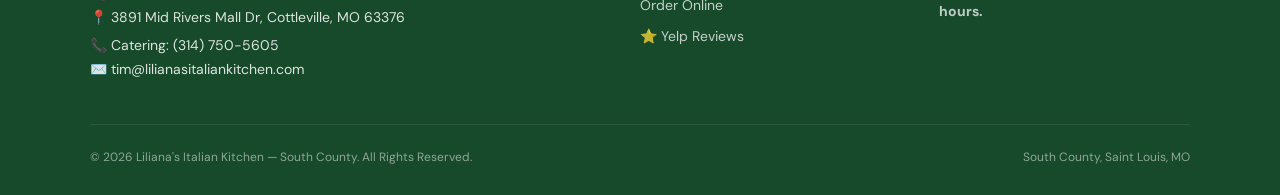
<file: catering.html>
<!DOCTYPE html>
<html lang="en">
<head>
  <meta charset="UTF-8" />
  <meta name="viewport" content="width=device-width, initial-scale=1.0" />
  <title>Catering | Liliana's Italian Kitchen St. Louis | Corporate & Event Catering</title>
  <meta name="description" content="Italian catering in St. Louis for corporate events, weddings, and private parties. Box lunches, full-service catering, and custom menus. Call (314) 750-5605." />
  <link rel="preconnect" href="https://fonts.googleapis.com" />
  <link rel="preconnect" href="https://fonts.gstatic.com" crossorigin />
  <link href="https://fonts.googleapis.com/css2?family=Cormorant+Garamond:ital,wght@0,400;0,600;0,700;1,400;1,600&family=DM+Sans:wght@300;400;500;600&display=swap" rel="stylesheet" />
  <link rel="stylesheet" href="style.css" />
  <style>
    .catering-hero {
      position: relative;
      min-height: 65vh;
      display: flex;
      align-items: flex-end;
      overflow: hidden;
      background: var(--text);
    }
    .catering-hero-bg {
      position: absolute; inset: 0;
      background-image: url('images/Lasagna.jpg');
      background-size: cover;
      background-position: center 30%;
      opacity: .45;
    }
    .catering-hero-content {
      position: relative; z-index: 2;
      padding: 60px 40px;
      max-width: 760px;
    }
    @media (max-width: 600px) { .catering-hero-content { padding: 40px 24px; } }
    .catering-hero-content .section-eyebrow { color: rgba(255,255,255,.6); }
    .catering-hero-content .section-title { color: var(--white); }
    .catering-hero-content .section-subtitle { color: rgba(255,255,255,.75); margin-bottom: 28px; }
    .catering-hero-ctas { display: flex; gap: 14px; flex-wrap: wrap; }

    /* ─── HOW IT WORKS ───────────────────────────────── */
    .how-section {
      background: var(--white);
      padding: 80px 20px;
    }
    .how-inner { max-width: 1100px; margin: 0 auto; }
    .how-header { text-align: center; margin-bottom: 48px; }
    .steps-grid {
      display: grid;
      grid-template-columns: repeat(3, 1fr);
      gap: 32px;
    }
    @media (max-width: 700px) { .steps-grid { grid-template-columns: 1fr; } }
    .step-card {
      text-align: center;
      padding: 32px 24px;
      border: 1px solid var(--border);
      border-radius: var(--radius);
      box-shadow: var(--shadow-sm);
    }
    .step-number {
      width: 52px; height: 52px;
      border-radius: 50%;
      background: var(--red);
      color: var(--white);
      font-family: var(--font-serif);
      font-size: 24px;
      font-weight: 700;
      display: flex; align-items: center; justify-content: center;
      margin: 0 auto 18px;
    }
    .step-title {
      font-family: var(--font-serif);
      font-size: 22px;
      font-weight: 700;
      margin-bottom: 10px;
    }
    .step-desc { font-size: 14px; color: var(--muted); line-height: 1.65; }

    /* ─── PHOTO STRIP ─────────────────────────────────── */
    .photo-strip {
      display: grid;
      grid-template-columns: repeat(3, 1fr);
      gap: 0;
      height: 280px;
    }
    @media (max-width: 600px) { .photo-strip { grid-template-columns: 1fr; height: auto; } }
    .photo-strip img {
      width: 100%; height: 280px;
      object-fit: cover;
    }
    @media (max-width: 600px) { .photo-strip img { height: 200px; } }

    /* ─── CATERING TOOL EMBED ─────────────────────────── */
    .tool-section {
      padding: 80px 20px;
      background: var(--cream);
    }
    .tool-header {
      max-width: 1100px;
      margin: 0 auto 48px;
      text-align: center;
    }
    .tool-wrap {
      max-width: 1100px;
      margin: 0 auto;
      background: var(--white);
      border: 1px solid var(--border);
      border-radius: var(--radius);
      overflow: hidden;
      box-shadow: var(--shadow-md);
    }
    /* The iframe embed of the existing catering tool */
    .catering-iframe {
      width: 100%;
      min-height: 1400px;
      border: none;
      display: block;
    }

    /* ─── FULL SERVICE ────────────────────────────────── */
    .fullservice-section {
      background: var(--green);
      padding: 80px 20px;
    }
    .fullservice-inner {
      max-width: 1100px;
      margin: 0 auto;
      display: grid;
      grid-template-columns: 1fr 1fr;
      gap: 60px;
      align-items: center;
    }
    @media (max-width: 768px) { .fullservice-inner { grid-template-columns: 1fr; } }
    .fullservice-copy .section-eyebrow { color: rgba(255,255,255,.5); }
    .fullservice-copy .section-title { color: var(--white); }
    .fullservice-copy .section-subtitle { color: rgba(255,255,255,.75); margin-bottom: 28px; }
    .services-list {
      display: grid;
      grid-template-columns: 1fr 1fr;
      gap: 10px;
      margin-bottom: 32px;
    }
    .service-item {
      display: flex;
      align-items: center;
      gap: 8px;
      font-size: 14px;
      color: rgba(255,255,255,.85);
      font-weight: 500;
    }
    .service-item::before { content: '✓'; color: var(--red); font-weight: 700; flex-shrink: 0; }
    .fullservice-img {
      border-radius: var(--radius);
      overflow: hidden;
      box-shadow: var(--shadow-lg);
    }
    .fullservice-img img { width: 100%; object-fit: cover; }

    /* ─── CALL BANNER ─────────────────────────────────── */
    .call-banner {
      background: var(--red);
      padding: 40px 20px;
      text-align: center;
    }
    .call-banner-title {
      font-family: var(--font-serif);
      font-size: 32px;
      font-weight: 700;
      color: var(--white);
      margin-bottom: 8px;
    }
    .call-banner-sub {
      font-size: 16px;
      color: rgba(255,255,255,.8);
      margin-bottom: 24px;
    }
    .call-banner a.phone {
      font-family: var(--font-serif);
      font-size: 42px;
      font-weight: 700;
      color: var(--white);
      text-decoration: none;
      display: block;
      margin-bottom: 20px;
      transition: opacity .15s;
    }
    .call-banner a.phone:hover { opacity: .85; }
  </style>
</head>
<body>

<nav class="site-nav">
  <div class="nav-inner">
    <span class="nav-logo">Liliana's Italian Kitchen</span>
    <button class="nav-hamburger" onclick="toggleNav()" aria-label="Menu">
      <span></span><span></span><span></span>
    </button>
    <ul class="nav-links" id="nav-links">
      <li><a href="index.html">Home</a></li>
      <li><a href="menu.html">Menu</a></li>
      <li><a href="catering.html" class="active">Catering</a></li>
      <li><a href="about.html">About</a></li>
      <li><a href="gallery.html">Gallery</a></li>
      <li><a href="press.html">Press</a></li>
      <li><a href="contact.html">Contact</a></li>
      <li><a href="https://lilianas.getbento.com/online-ordering" target="_blank" class="nav-order">Order Online</a></li>
    </ul>
  </div>
</nav>

<!-- HERO -->
<section class="catering-hero">
  <div class="catering-hero-bg"></div>
  <div class="catering-hero-content">
    <p class="section-eyebrow">Corporate · Weddings · Private Events</p>
    <h1 class="section-title">Let Us Feed Your Event</h1>
    <p class="section-subtitle">From box lunches to full-service events with staff on site. We've fed groups of 10 to 500+. Same fresh, homestyle Italian — scaled for your whole crew.</p>
    <div class="catering-hero-ctas">
      <a href="#build-order" class="btn btn-red">Build Your Order</a>
      <a href="tel:3147505605" class="btn btn-outline" style="color:var(--white);border-color:rgba(255,255,255,.4);">📞 (314) 750-5605</a>
    </div>
  </div>
</section>

<!-- HOW IT WORKS -->
<section class="how-section">
  <div class="how-inner">
    <div class="how-header">
      <p class="section-eyebrow">Simple Process</p>
      <h2 class="section-title">Outstanding Food</h2>
    </div>
    <div class="steps-grid">
      <div class="step-card">
        <div class="step-number">1</div>
        <div class="step-title">Tell Us About Your Event</div>
        <p class="step-desc">Build your order below or call us at (314) 750-5605. Let us know your date, headcount, and what you're thinking.</p>
      </div>
      <div class="step-card">
        <div class="step-number">2</div>
        <div class="step-title">We Build Your Menu</div>
        <p class="step-desc">Choose from our catering packages, mix and match items, or ask about custom options. If you don't see something you're craving, just ask.</p>
      </div>
      <div class="step-card">
        <div class="step-number">3</div>
        <div class="step-title">We Handle the Rest</div>
        <p class="step-desc">Pickup, delivery, or full-service with staff on site. We bring the food — you take the credit.</p>
      </div>
    </div>
  </div>
</section>

<!-- PHOTO STRIP -->
<div class="photo-strip">
  <img src="images/Housemade_Meatballs_.jpg" alt="Housemade Meatballs" loading="lazy" />
  <img src="images/Lasagna.jpg" alt="Lasagna catering" loading="lazy" />
  <img src="images/Italiano_pizza.jpg" alt="Italiano Pizza" loading="lazy" />
</div>

<!-- CATERING ORDER BUILDER -->
<section class="tool-section" id="build-order">
  <div class="tool-header">
    <p class="section-eyebrow">Build Your Order</p>
    <h2 class="section-title">Full Catering Menu</h2>
    <p class="section-subtitle" style="margin:0 auto;">Select your items, enter your headcount, and generate a quote — then send it directly to Tim.</p>
  </div>
  <div class="tool-wrap">
    <iframe
      class="catering-iframe"
      src="https://thegivinggreen.github.io/lilianas-catering/"
      title="Liliana's Catering Order Builder"
      loading="lazy"
    ></iframe>
  </div>
</section>

<!-- FULL SERVICE -->
<section class="fullservice-section">
  <div class="fullservice-inner">
    <div class="fullservice-copy">
      <p class="section-eyebrow">We'll Be There the Whole Time</p>
      <h2 class="section-title">Full-Service Catering Available</h2>
      <p class="section-subtitle">Ask about full-service catering with staff on site for setup, serving, and cleanup. We can arrange everything you need.</p>
      <div class="services-list">
        <span class="service-item">Servers</span>
        <span class="service-item">Bartenders</span>
        <span class="service-item">Tables &amp; Chairs</span>
        <span class="service-item">Linens</span>
        <span class="service-item">Chafing Dishes</span>
        <span class="service-item">Serving Utensils</span>
        <span class="service-item">DJ Service</span>
        <span class="service-item">Live Music</span>
        <span class="service-item">Photography</span>
        <span class="service-item">Custom Menu</span>
      </div>
      <a href="tel:3147505605" class="btn btn-red">Call to Discuss: (314) 750-5605</a>
    </div>
    <div class="fullservice-img">
      <img src="images/Spaghetti_and_meatballs.jpg" alt="Catering spread at Liliana's" loading="lazy" />
    </div>
  </div>
</section>

<!-- CALL BANNER -->
<section class="call-banner">
  <div class="call-banner-title">Ready to Start Planning?</div>
  <div class="call-banner-sub">Call our catering line directly — we'll walk you through everything.</div>
  <a href="tel:3147505605" class="phone">(314) 750-5605</a>
  <a href="mailto:tim@lilianasitaliankitchen.com" class="btn btn-outline" style="color:var(--white);border-color:rgba(255,255,255,.4);display:inline-flex;">✉️ tim@lilianasitaliankitchen.com</a>
</section>

<footer class="site-footer">
  <!-- Award badges row -->
  <div style="display:flex;align-items:center;justify-content:center;gap:32px;padding-bottom:32px;border-bottom:1px solid rgba(255,255,255,.1);margin-bottom:32px;flex-wrap:wrap;">
    <img src="images/St_Louis_Food_Fight_Award.webp" alt="St. Louis Magazine Food Fight Best Italian Restaurant" style="height:90px;width:auto;filter:drop-shadow(0 2px 8px rgba(0,0,0,.4));" />
    <img src="images/St_Louis_A_List_Award.webp" alt="St. Louis A-List 2023 Award" style="height:70px;width:auto;filter:drop-shadow(0 2px 8px rgba(0,0,0,.4));" />
  </div>
  <div class="footer-grid">
    <div>
      <div class="footer-logo">Liliana's Italian Kitchen</div>
      <p class="footer-tagline">Family owned and operated by Tim and Kathy Pieri since 2018.</p>
      <div class="footer-contact">
        <div style="font-size:11px;font-weight:700;text-transform:uppercase;letter-spacing:1px;color:rgba(255,255,255,.4);margin-bottom:4px;">South County</div>
        <a href="tel:3147291800">📞 (314) 729-1800</a>
        <a href="https://maps.google.com/?q=11836+Tesson+Ferry+Rd+Saint+Louis+MO" target="_blank">📍 11836 Tesson Ferry Rd, St. Louis, MO 63128</a>
        <div style="font-size:11px;font-weight:700;text-transform:uppercase;letter-spacing:1px;color:rgba(255,255,255,.4);margin:10px 0 4px;">Cottleville</div>
        <a href="tel:6364776650">📞 (636) 477-6650</a>
        <a href="https://maps.google.com/?q=3891+Mid+Rivers+Mall+Dr+Cottleville+MO" target="_blank">📍 3891 Mid Rivers Mall Dr, Cottleville, MO 63376</a>
        <div style="margin-top:10px;">
        <a href="tel:3147505605">📞 Catering: (314) 750-5605</a>
        <a href="mailto:tim@lilianasitaliankitchen.com">✉️ tim@lilianasitaliankitchen.com</a>
        </div>
      </div>
    </div>
    <div>
      <div class="footer-heading">Quick Links</div>
      <ul class="footer-links">
        <li><a href="index.html">Home</a></li>
        <li><a href="menu.html">Full Menu</a></li>
        <li><a href="about.html">Our Story</a></li>
        <li><a href="press.html">Press &amp; Awards</a></li>
        <li><a href="contact.html">Contact</a></li>
        <li><a href="https://lilianas.getbento.com/online-ordering" target="_blank">Order Online</a></li>
        <li><a href="https://www.yelp.com/biz/lilianas-italian-kitchen-st-louis" target="_blank">⭐ Yelp Reviews</a></li>
      </ul>
    </div>
    <div>
      <div class="footer-heading">Hours</div>
      <div class="footer-hours">Monday: 11 AM – 8 PM<br>Tue – Thu: 11 AM – 9 PM<br>Fri – Sat: 11 AM – 10 PM<br>Sunday: 11 AM – 8 PM<br><br><strong style="color:rgba(255,255,255,.9)">Drive-Thru available during all hours.</strong></div>
    </div>
  </div>
  <div class="footer-bottom">
    <span>© 2026 Liliana's Italian Kitchen — South County. All Rights Reserved.</span>
    <span>South County, Saint Louis, MO</span>
  </div>
</footer>

<script>
  function toggleNav() { document.getElementById('nav-links').classList.toggle('open'); }
</script>
</body>
</html>
</file>
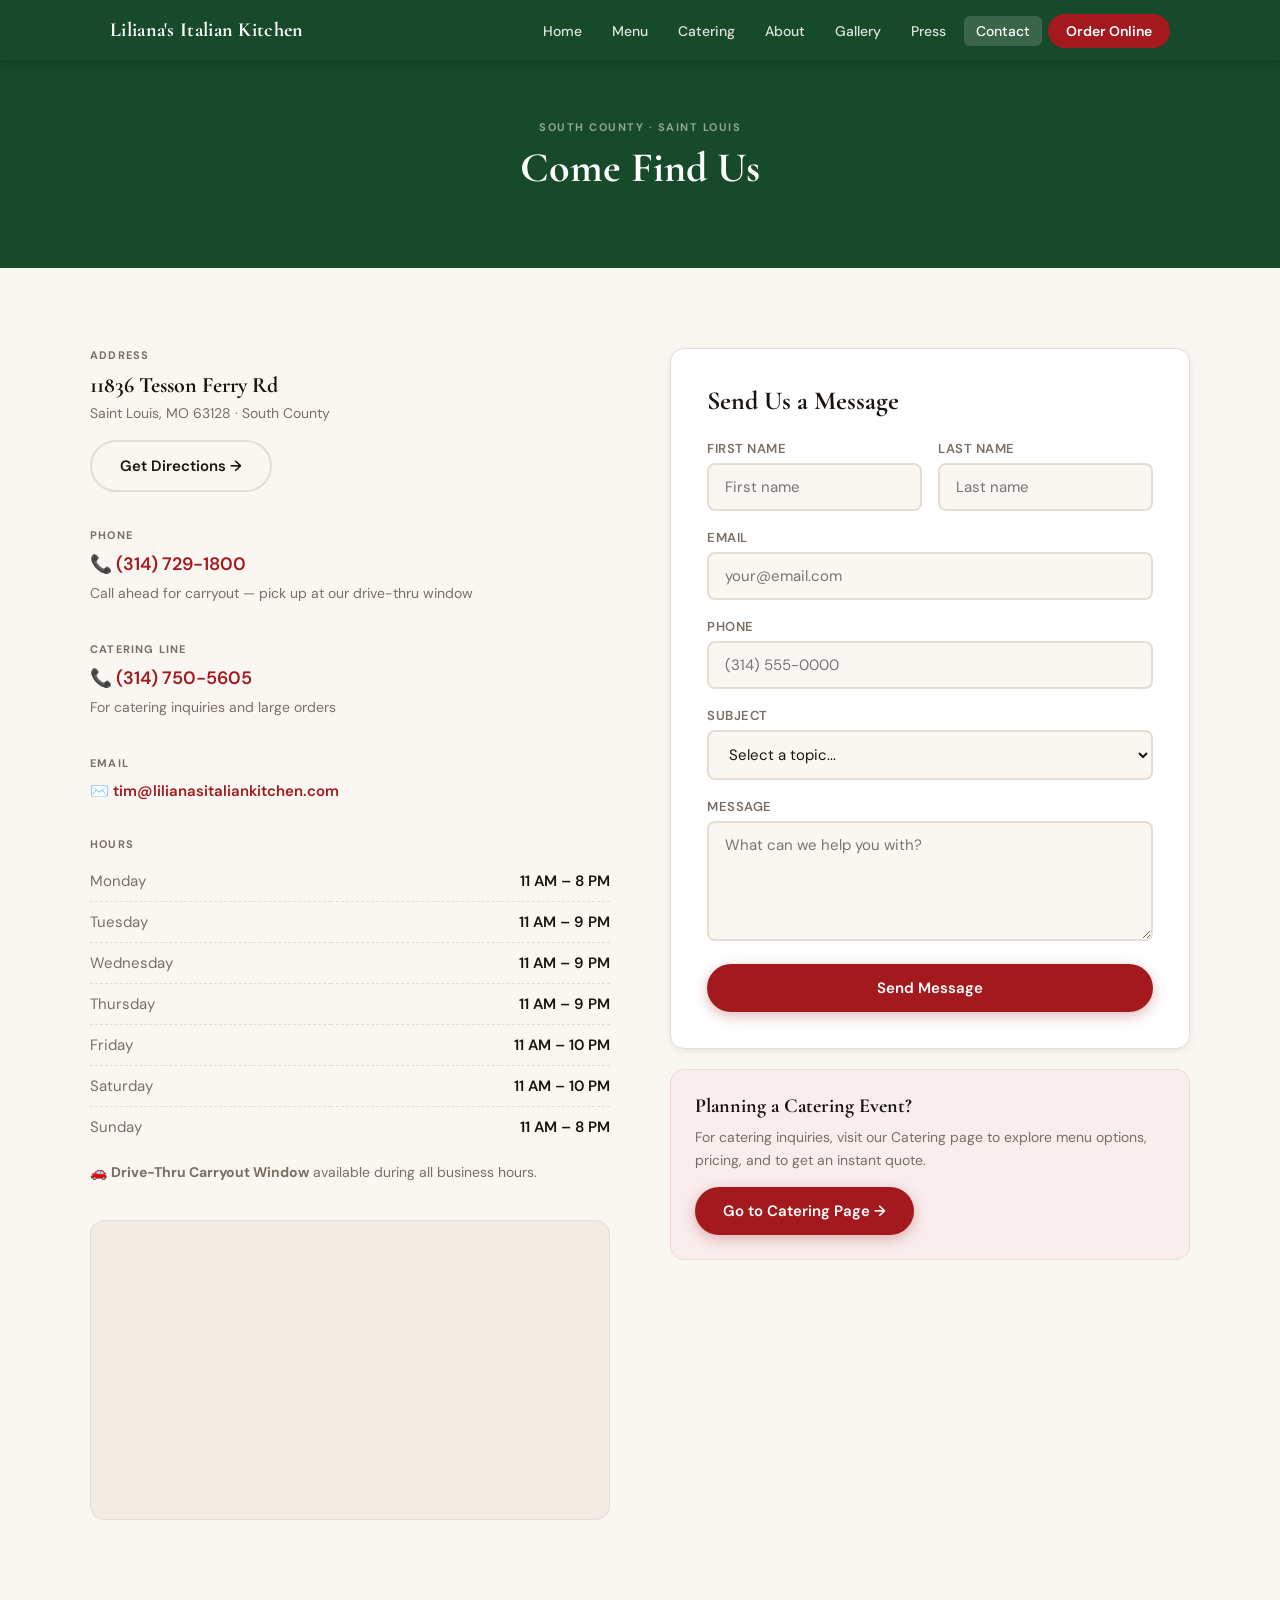
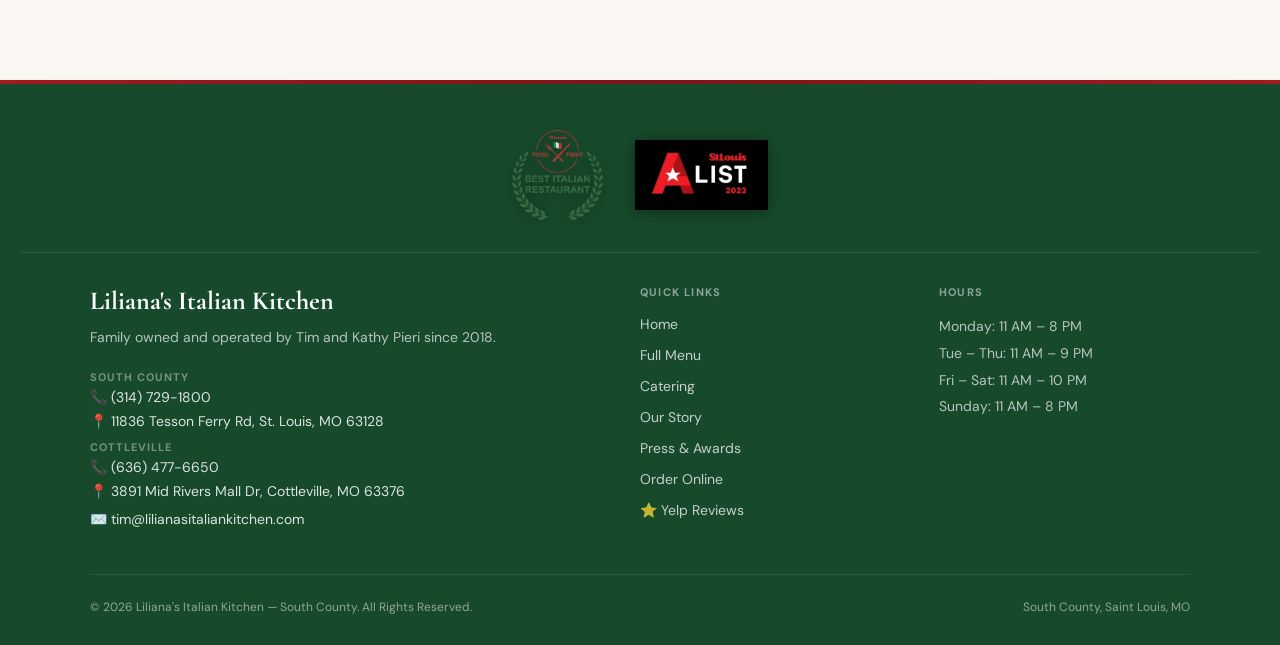
<file: contact.html>
<!DOCTYPE html>
<html lang="en">
<head>
  <meta charset="UTF-8" />
  <meta name="viewport" content="width=device-width, initial-scale=1.0" />
  <title>Contact | Liliana's Italian Kitchen South County St. Louis</title>
  <meta name="description" content="Contact Liliana's Italian Kitchen in South County St. Louis. Find our hours, location, phone number, and catering contact information." />
  <link rel="preconnect" href="https://fonts.googleapis.com" />
  <link rel="preconnect" href="https://fonts.gstatic.com" crossorigin />
  <link href="https://fonts.googleapis.com/css2?family=Cormorant+Garamond:ital,wght@0,400;0,600;0,700;1,400;1,600&family=DM+Sans:wght@300;400;500;600&display=swap" rel="stylesheet" />
  <link rel="stylesheet" href="style.css" />
  <style>
    .contact-hero {
      background: var(--green);
      padding: 60px 20px;
      text-align: center;
    }
    .contact-hero .section-eyebrow { color: rgba(255,255,255,.5); }
    .contact-hero .section-title { color: var(--white); }

    .contact-body { padding: 80px 20px; }
    .contact-grid {
      max-width: 1100px;
      margin: 0 auto;
      display: grid;
      grid-template-columns: 1fr 1fr;
      gap: 60px;
      align-items: start;
    }
    @media (max-width: 768px) { .contact-grid { grid-template-columns: 1fr; gap: 40px; } }

    .info-block { margin-bottom: 36px; }
    .info-label {
      font-size: 11px;
      font-weight: 700;
      text-transform: uppercase;
      letter-spacing: 1.2px;
      color: var(--muted);
      margin-bottom: 10px;
    }
    .info-value {
      font-family: var(--font-serif);
      font-size: 22px;
      font-weight: 700;
      color: var(--text);
      margin-bottom: 4px;
    }
    .info-sub { font-size: 14px; color: var(--muted); line-height: 1.7; }
    .info-link {
      display: inline-flex;
      align-items: center;
      gap: 8px;
      color: var(--red);
      font-weight: 600;
      font-size: 18px;
      text-decoration: none;
      transition: color .15s;
    }
    .info-link:hover { color: var(--red-dark); }

    .hours-table { width: 100%; border-collapse: collapse; margin-top: 8px; }
    .hours-table tr { border-bottom: 1px dashed var(--border); }
    .hours-table tr:last-child { border-bottom: none; }
    .hours-table td { padding: 10px 0; font-size: 15px; }
    .hours-table td:last-child { text-align: right; font-weight: 600; color: var(--text); }
    .hours-table td:first-child { color: var(--muted); }
    .hours-today td { background: var(--red-light); }
    .hours-today td:first-child { color: var(--red); font-weight: 600; padding-left: 10px; border-radius: 6px 0 0 6px; }
    .hours-today td:last-child { padding-right: 10px; border-radius: 0 6px 6px 0; }

    .contact-form-wrap {
      background: var(--white);
      border: 1px solid var(--border);
      border-radius: var(--radius);
      padding: 36px;
      box-shadow: var(--shadow-sm);
    }
    .form-title {
      font-family: var(--font-serif);
      font-size: 26px;
      font-weight: 700;
      margin-bottom: 24px;
    }
    .form-group { margin-bottom: 18px; }
    .form-group label {
      display: block;
      font-size: 13px;
      font-weight: 600;
      color: var(--muted);
      text-transform: uppercase;
      letter-spacing: .5px;
      margin-bottom: 6px;
    }
    .form-group input,
    .form-group textarea,
    .form-group select {
      width: 100%;
      padding: 12px 16px;
      border: 2px solid var(--border);
      border-radius: 8px;
      font-family: var(--font-sans);
      font-size: 15px;
      background: var(--cream);
      color: var(--text);
      transition: border-color .2s;
    }
    .form-group input:focus,
    .form-group textarea:focus,
    .form-group select:focus {
      outline: none;
      border-color: var(--red);
      background: var(--white);
    }
    .form-group textarea { min-height: 120px; resize: vertical; }
    .form-row { display: grid; grid-template-columns: 1fr 1fr; gap: 16px; }
    @media (max-width: 500px) { .form-row { grid-template-columns: 1fr; } }

    .map-placeholder {
      background: var(--warm-gray);
      border: 1px solid var(--border);
      border-radius: var(--radius);
      height: 300px;
      display: flex;
      flex-direction: column;
      align-items: center;
      justify-content: center;
      gap: 12px;
      color: var(--muted);
      margin-top: 36px;
      overflow: hidden;
    }
    .map-placeholder iframe {
      width: 100%;
      height: 100%;
      border: none;
      border-radius: var(--radius);
    }
  </style>
</head>
<body>

<nav class="site-nav">
  <div class="nav-inner">
    <span class="nav-logo">Liliana's Italian Kitchen</span>
    <button class="nav-hamburger" onclick="toggleNav()" aria-label="Menu">
      <span></span><span></span><span></span>
    </button>
    <ul class="nav-links" id="nav-links">
      <li><a href="index.html">Home</a></li>
      <li><a href="menu.html">Menu</a></li>
      <li><a href="catering.html">Catering</a></li>
      <li><a href="about.html">About</a></li>
      <li><a href="gallery.html">Gallery</a></li>
      <li><a href="press.html">Press</a></li>
      <li><a href="contact.html" class="active">Contact</a></li>
      <li><a href="https://lilianas.getbento.com/online-ordering" target="_blank" class="nav-order">Order Online</a></li>
    </ul>
  </div>
</nav>

<section class="contact-hero">
  <p class="section-eyebrow">South County · Saint Louis</p>
  <h1 class="section-title">Come Find Us</h1>
</section>

<section class="contact-body">
  <div class="contact-grid">

    <!-- INFO COLUMN -->
    <div>
      <div class="info-block">
        <div class="info-label">Address</div>
        <div class="info-value">11836 Tesson Ferry Rd</div>
        <div class="info-sub">Saint Louis, MO 63128 · South County</div>
        <a href="https://maps.google.com/?q=11836+Tesson+Ferry+Rd+Saint+Louis+MO" target="_blank" class="btn btn-outline" style="margin-top:14px;display:inline-flex;">Get Directions →</a>
      </div>

      <div class="info-block">
        <div class="info-label">Phone</div>
        <a href="tel:3147291800" class="info-link">📞 (314) 729-1800</a>
        <div class="info-sub" style="margin-top:6px;">Call ahead for carryout — pick up at our drive-thru window</div>
      </div>

      <div class="info-block">
        <div class="info-label">Catering Line</div>
        <a href="tel:3147505605" class="info-link">📞 (314) 750-5605</a>
        <div class="info-sub" style="margin-top:6px;">For catering inquiries and large orders</div>
      </div>

      <div class="info-block">
        <div class="info-label">Email</div>
        <a href="mailto:tim@lilianasitaliankitchen.com" class="info-link" style="font-size:15px;">✉️ tim@lilianasitaliankitchen.com</a>
      </div>

      <div class="info-block">
        <div class="info-label">Hours</div>
        <table class="hours-table">
          <tr><td>Monday</td><td>11 AM – 8 PM</td></tr>
          <tr><td>Tuesday</td><td>11 AM – 9 PM</td></tr>
          <tr><td>Wednesday</td><td>11 AM – 9 PM</td></tr>
          <tr><td>Thursday</td><td>11 AM – 9 PM</td></tr>
          <tr><td>Friday</td><td>11 AM – 10 PM</td></tr>
          <tr><td>Saturday</td><td>11 AM – 10 PM</td></tr>
          <tr><td>Sunday</td><td>11 AM – 8 PM</td></tr>
        </table>
        <div class="info-sub" style="margin-top:14px;">🚗 <strong>Drive-Thru Carryout Window</strong> available during all business hours.</div>
      </div>

      <div class="map-placeholder">
        <iframe
          src="https://www.google.com/maps/embed?pb=!1m18!1m12!1m3!1d3118.8!2d-90.3988!3d38.5062!2m3!1f0!2f0!3f0!3m2!1i1024!2i768!4f13.1!3m3!1m2!1s0x87d8c99c240ab741%3A0x768392524bf7e5ab!2sLiliana&#39;s%20Italian%20Kitchen!5e0!3m2!1sen!2sus!4v1234567890"
          allowfullscreen=""
          loading="lazy">
        </iframe>
      </div>
    </div>

    <!-- FORM COLUMN -->
    <div>
      <div class="contact-form-wrap">
        <div class="form-title">Send Us a Message</div>
        <form onsubmit="handleForm(event)">
          <div class="form-row">
            <div class="form-group">
              <label>First Name</label>
              <input type="text" placeholder="First name" required />
            </div>
            <div class="form-group">
              <label>Last Name</label>
              <input type="text" placeholder="Last name" required />
            </div>
          </div>
          <div class="form-group">
            <label>Email</label>
            <input type="email" placeholder="your@email.com" required />
          </div>
          <div class="form-group">
            <label>Phone</label>
            <input type="tel" placeholder="(314) 555-0000" />
          </div>
          <div class="form-group">
            <label>Subject</label>
            <select>
              <option value="">Select a topic...</option>
              <option>General Question</option>
              <option>Catering Inquiry</option>
              <option>Reservation</option>
              <option>Feedback</option>
              <option>Press / Media</option>
              <option>Other</option>
            </select>
          </div>
          <div class="form-group">
            <label>Message</label>
            <textarea placeholder="What can we help you with?"></textarea>
          </div>
          <button type="submit" class="btn btn-red" style="width:100%;justify-content:center;">Send Message</button>
        </form>
      </div>

      <div style="background:var(--red-light);border:1px solid #f2d7d7;border-radius:var(--radius);padding:24px;margin-top:20px;">
        <div style="font-family:var(--font-serif);font-size:20px;font-weight:700;margin-bottom:8px;">Planning a Catering Event?</div>
        <p style="font-size:14px;color:var(--muted);line-height:1.6;margin-bottom:16px;">For catering inquiries, visit our Catering page to explore menu options, pricing, and to get an instant quote.</p>
        <a href="catering.html" class="btn btn-red">Go to Catering Page →</a>
      </div>
    </div>

  </div>
</section>

<footer class="site-footer">
  <!-- Award badges row -->
  <div style="display:flex;align-items:center;justify-content:center;gap:32px;padding-bottom:32px;border-bottom:1px solid rgba(255,255,255,.1);margin-bottom:32px;flex-wrap:wrap;">
    <img src="images/St_Louis_Food_Fight_Award.webp" alt="St. Louis Magazine Food Fight Best Italian Restaurant" style="height:90px;width:auto;filter:drop-shadow(0 2px 8px rgba(0,0,0,.4));" />
    <img src="images/St_Louis_A_List_Award.webp" alt="St. Louis A-List 2023 Award" style="height:70px;width:auto;filter:drop-shadow(0 2px 8px rgba(0,0,0,.4));" />
  </div>
  <div class="footer-grid">
    <div>
      <div class="footer-logo">Liliana's Italian Kitchen</div>
      <p class="footer-tagline">Family owned and operated by Tim and Kathy Pieri since 2018.</p>
      <div class="footer-contact">
        <div style="font-size:11px;font-weight:700;text-transform:uppercase;letter-spacing:1px;color:rgba(255,255,255,.4);margin-bottom:4px;">South County</div>
        <a href="tel:3147291800">📞 (314) 729-1800</a>
        <a href="https://maps.google.com/?q=11836+Tesson+Ferry+Rd+Saint+Louis+MO" target="_blank">📍 11836 Tesson Ferry Rd, St. Louis, MO 63128</a>
        <div style="font-size:11px;font-weight:700;text-transform:uppercase;letter-spacing:1px;color:rgba(255,255,255,.4);margin:10px 0 4px;">Cottleville</div>
        <a href="tel:6364776650">📞 (636) 477-6650</a>
        <a href="https://maps.google.com/?q=3891+Mid+Rivers+Mall+Dr+Cottleville+MO" target="_blank">📍 3891 Mid Rivers Mall Dr, Cottleville, MO 63376</a>
        <div style="margin-top:10px;">
        <a href="mailto:tim@lilianasitaliankitchen.com">✉️ tim@lilianasitaliankitchen.com</a>
        </div>
      </div>
    </div>
    <div>
      <div class="footer-heading">Quick Links</div>
      <ul class="footer-links">
        <li><a href="index.html">Home</a></li>
        <li><a href="menu.html">Full Menu</a></li>
        <li><a href="catering.html">Catering</a></li>
        <li><a href="about.html">Our Story</a></li>
        <li><a href="press.html">Press &amp; Awards</a></li>
        <li><a href="https://lilianas.getbento.com/online-ordering" target="_blank">Order Online</a></li>
        <li><a href="https://www.yelp.com/biz/lilianas-italian-kitchen-st-louis" target="_blank">⭐ Yelp Reviews</a></li>
      </ul>
    </div>
    <div>
      <div class="footer-heading">Hours</div>
      <div class="footer-hours">Monday: 11 AM – 8 PM<br>Tue – Thu: 11 AM – 9 PM<br>Fri – Sat: 11 AM – 10 PM<br>Sunday: 11 AM – 8 PM</div>
    </div>
  </div>
  <div class="footer-bottom">
    <span>© 2026 Liliana's Italian Kitchen — South County. All Rights Reserved.</span>
    <span>South County, Saint Louis, MO</span>
  </div>
</footer>

<script>
  function toggleNav() { document.getElementById('nav-links').classList.toggle('open'); }
  function handleForm(e) {
    e.preventDefault();
    alert("Thanks for reaching out! We'll get back to you shortly.");
    e.target.reset();
  }
</script>
</body>
</html>
</file>
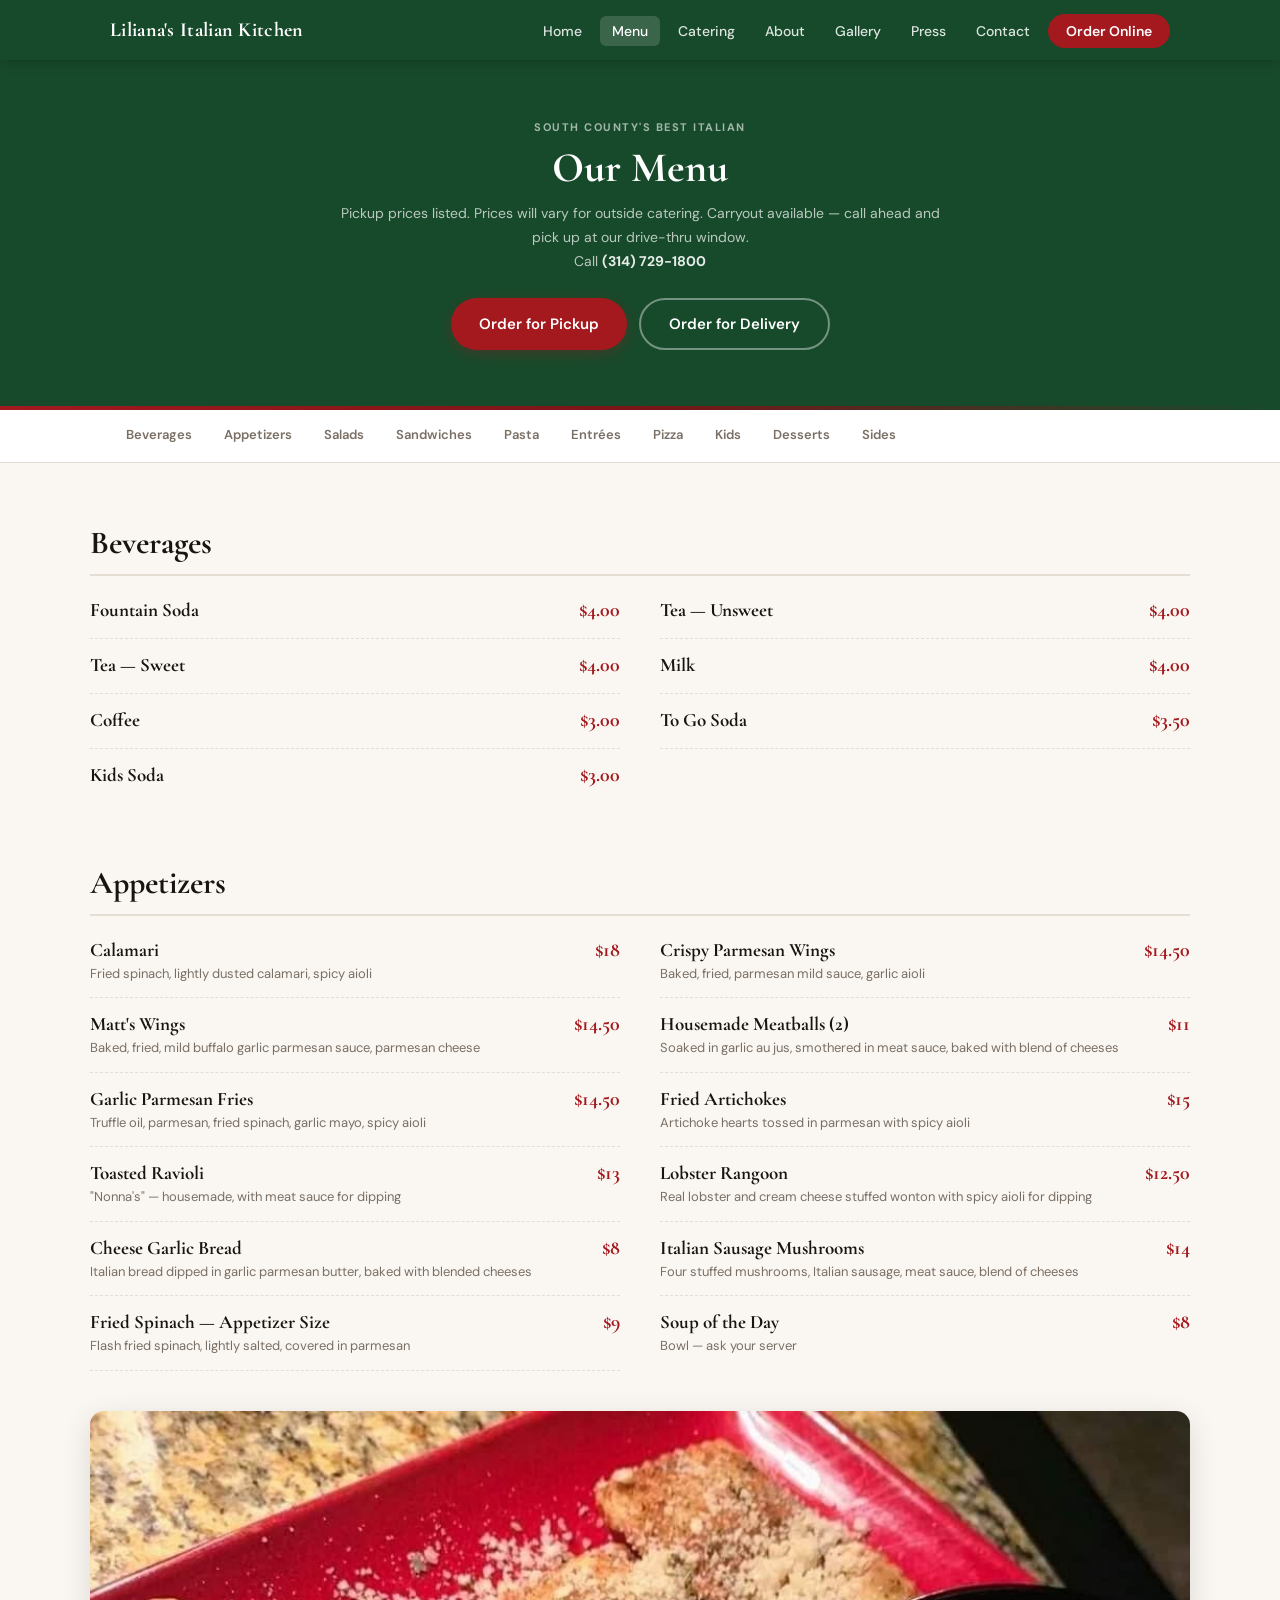
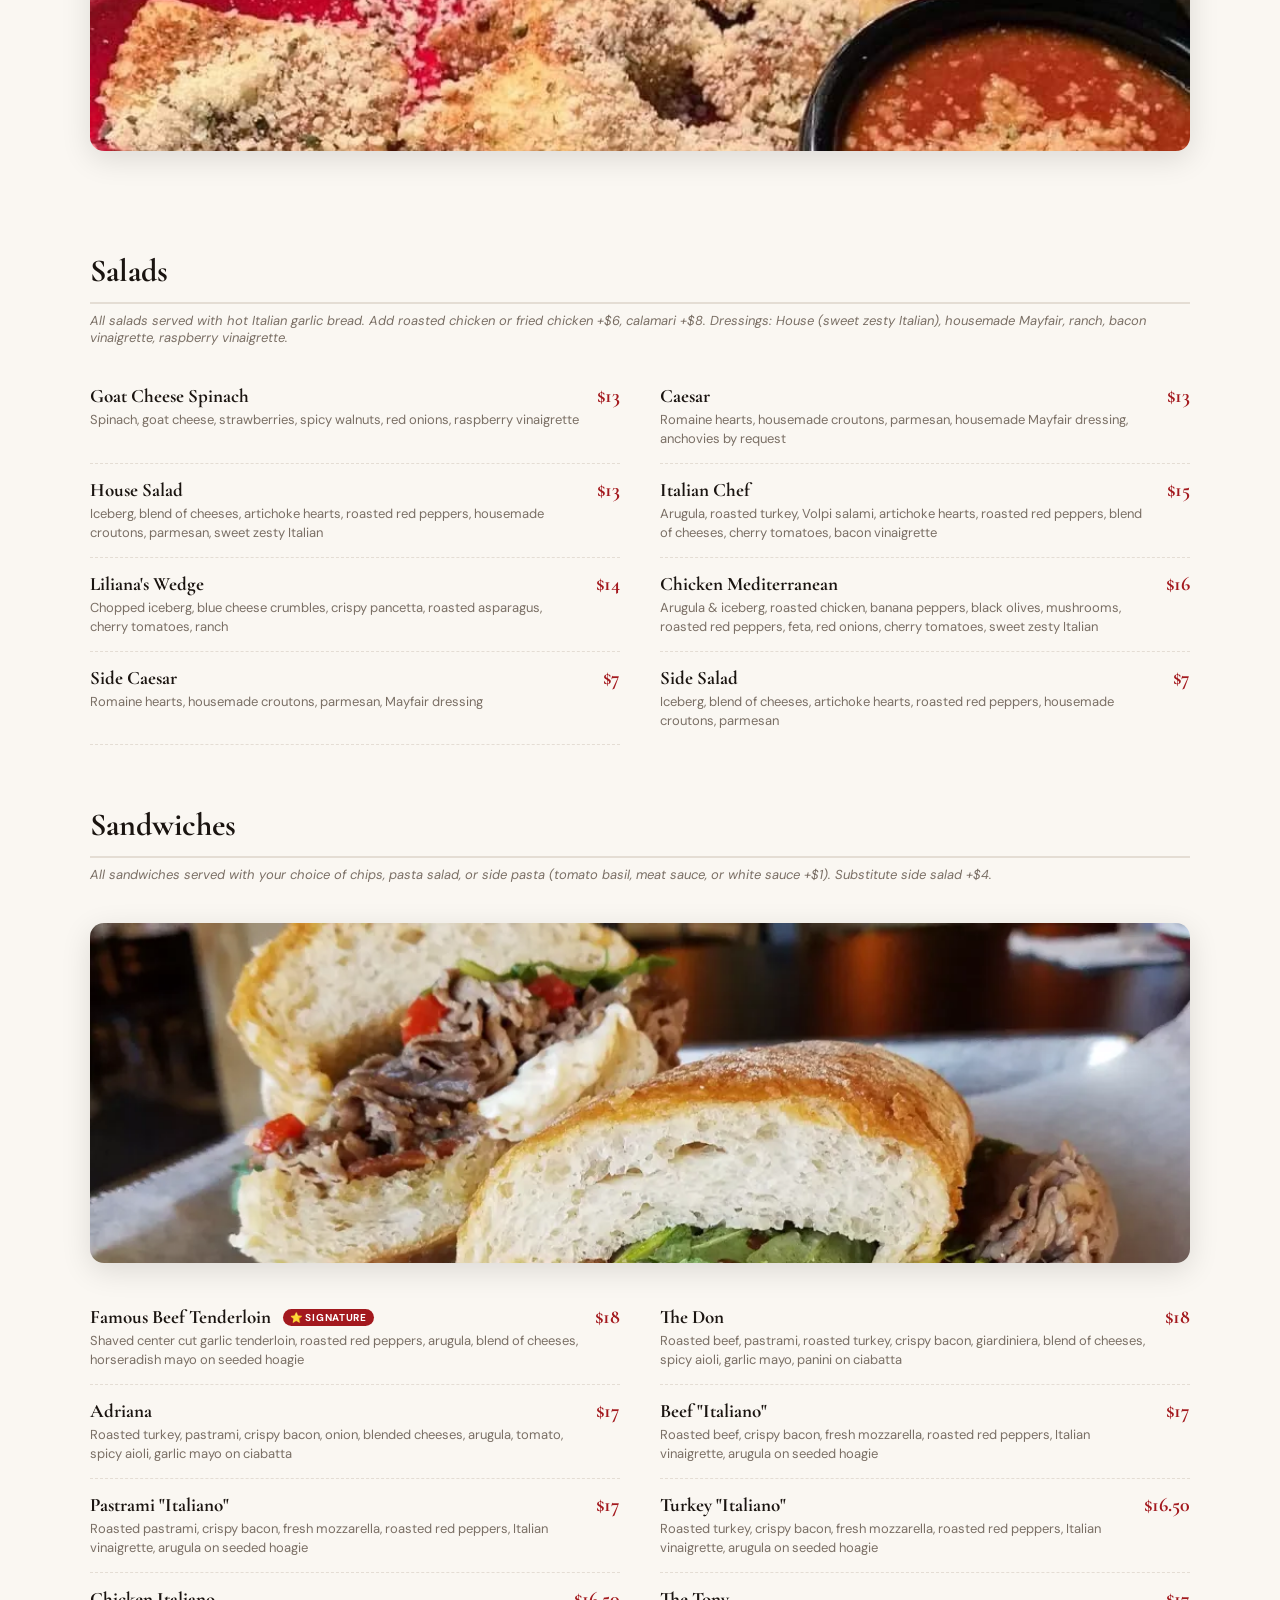
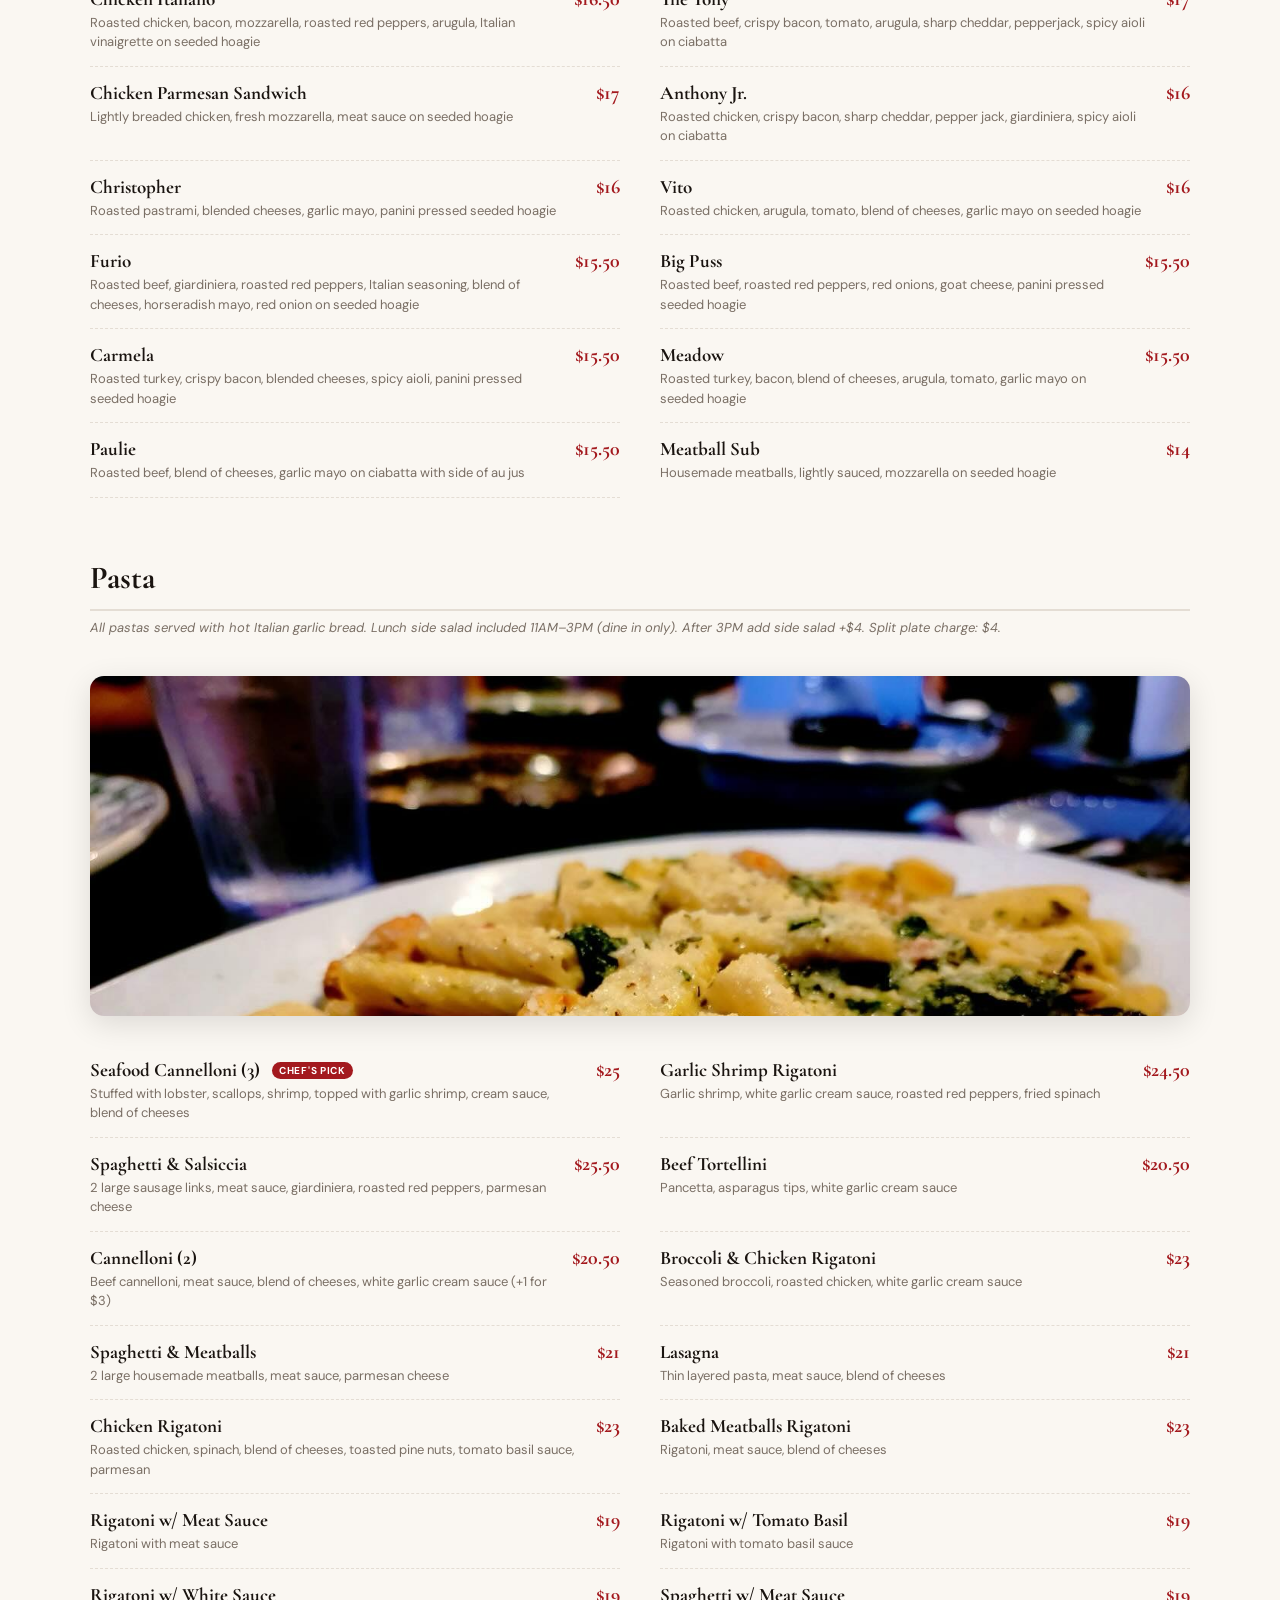
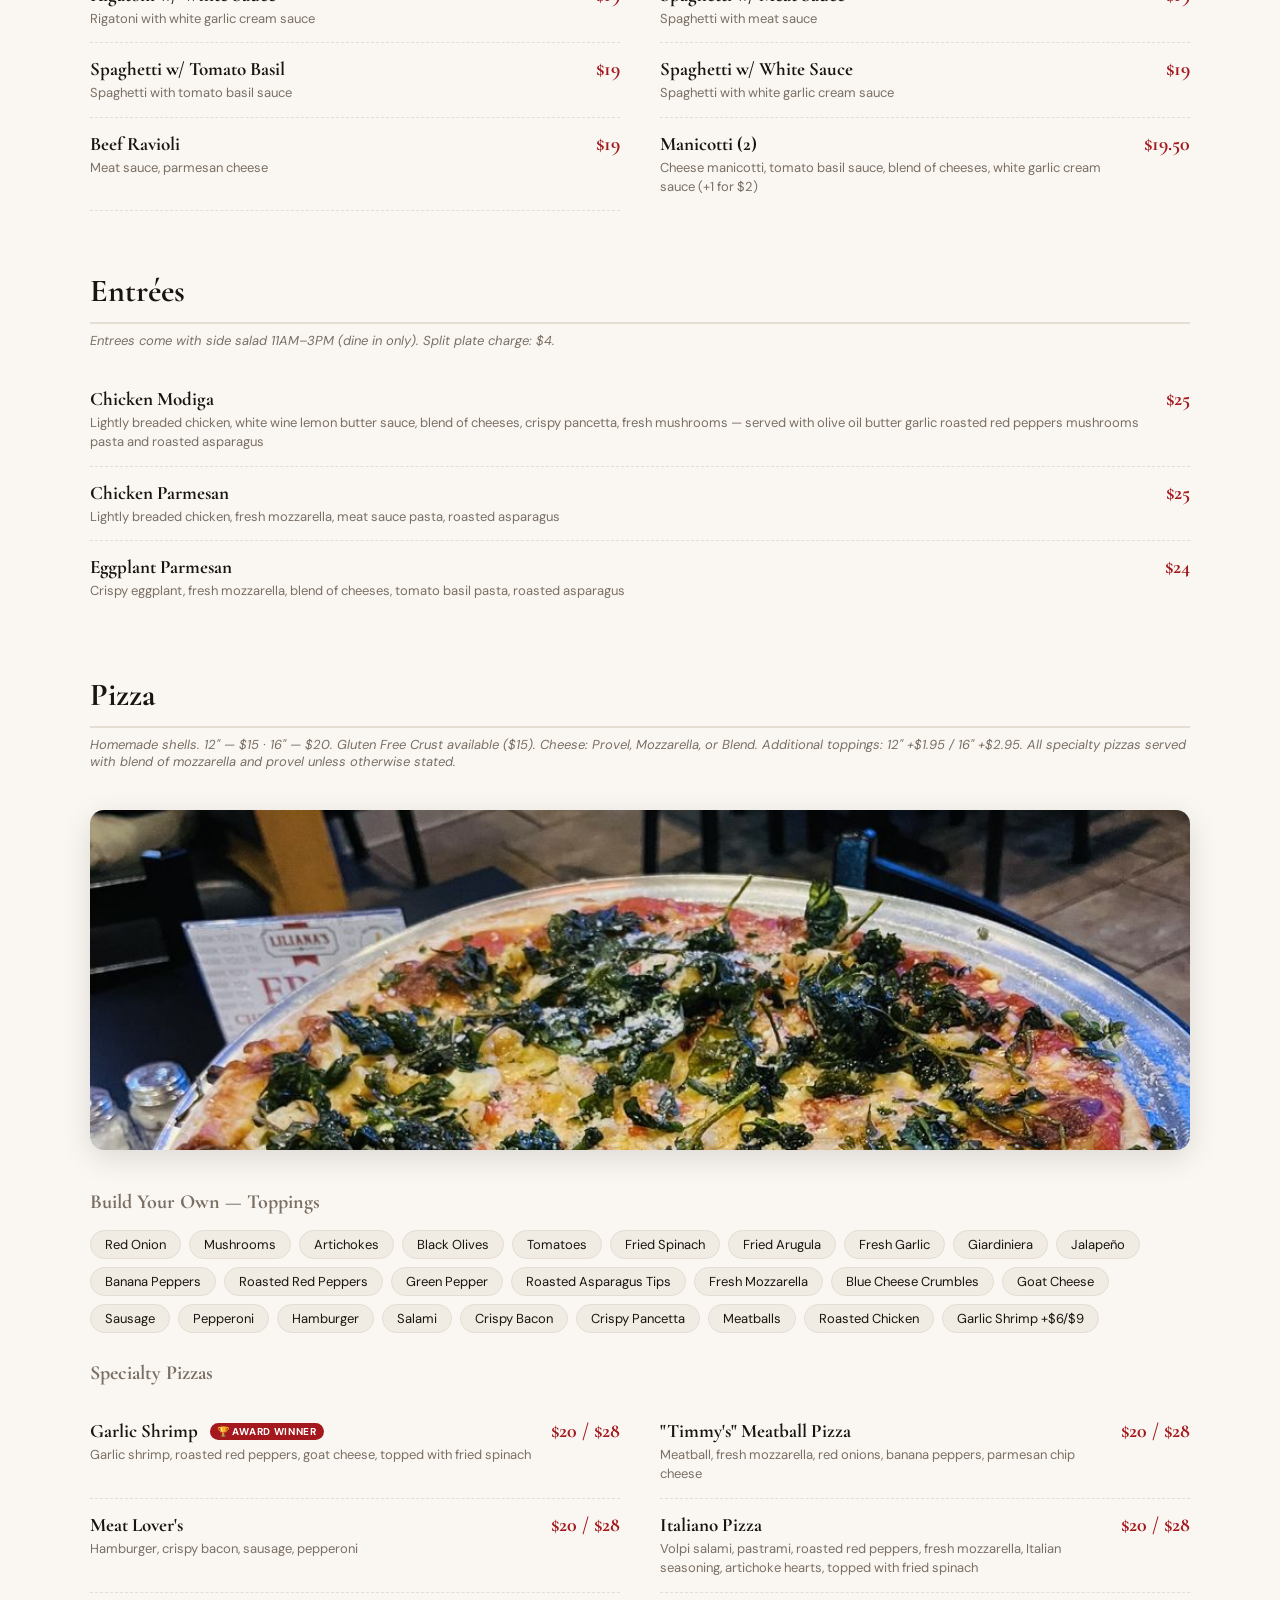
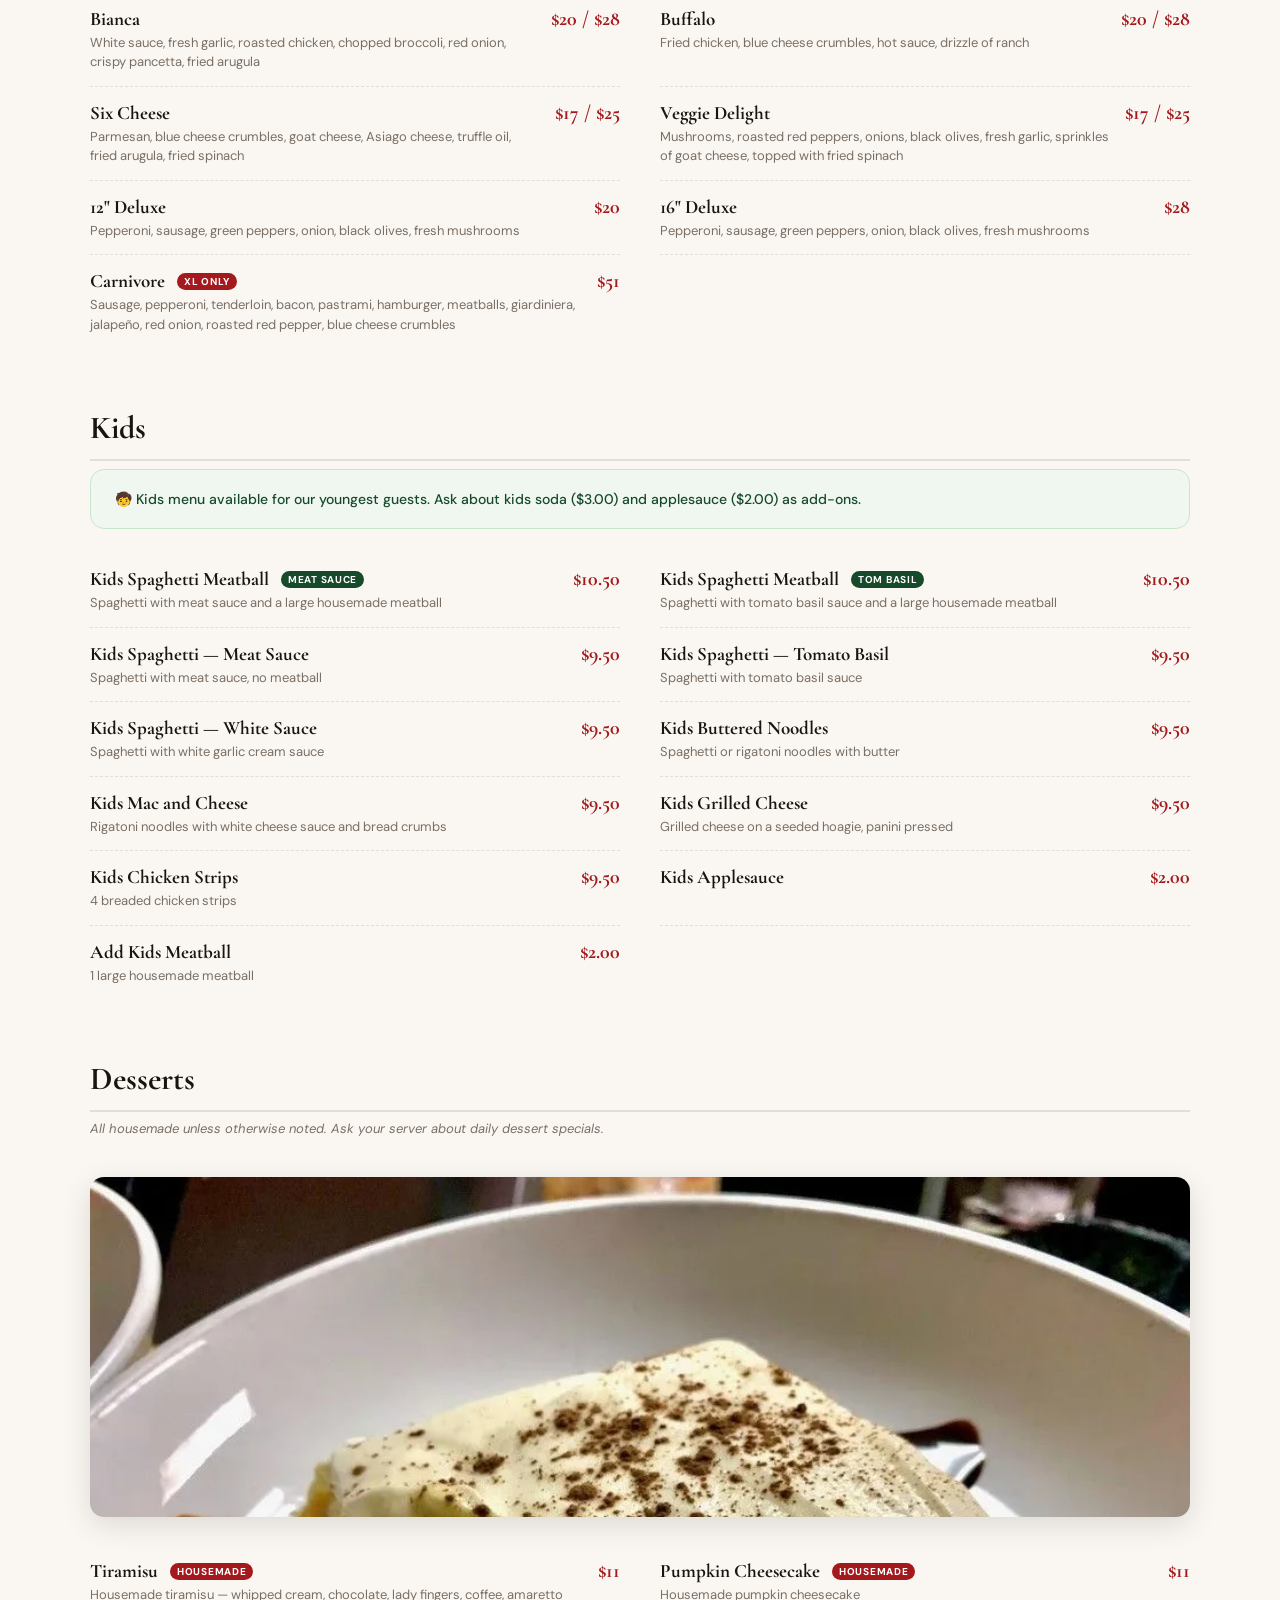
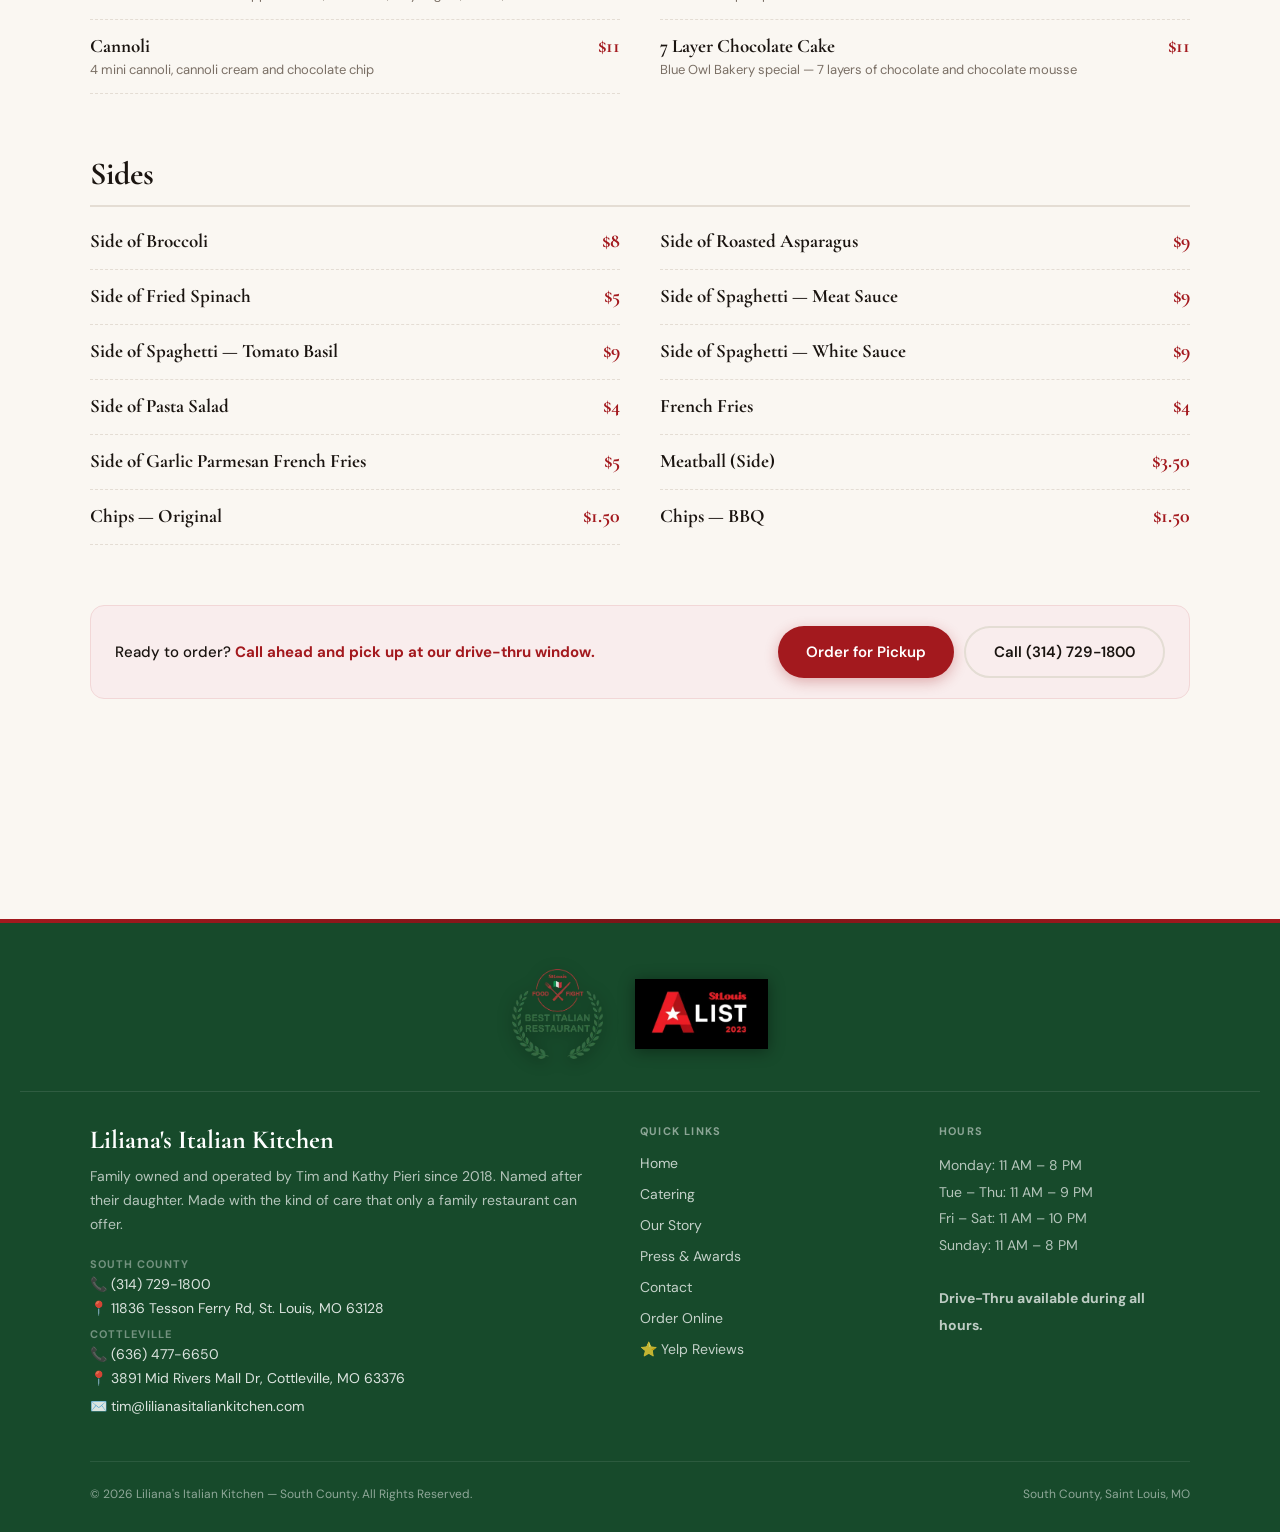
<file: menu.html>
<!DOCTYPE html>
<html lang="en">
<head>
  <meta charset="UTF-8" />
  <meta name="viewport" content="width=device-width, initial-scale=1.0" />
  <title>Menu | Liliana's Italian Kitchen South County St. Louis</title>
  <meta name="description" content="Full menu at Liliana's Italian Kitchen in South County. Pasta, pizza, sandwiches, appetizers, salads, kids menu, desserts, and daily specials. Dine-in, carryout, and drive-thru available." />
  <link rel="preconnect" href="https://fonts.googleapis.com" />
  <link rel="preconnect" href="https://fonts.gstatic.com" crossorigin />
  <link href="https://fonts.googleapis.com/css2?family=Cormorant+Garamond:ital,wght@0,400;0,600;0,700;1,400;1,600&family=DM+Sans:wght@300;400;500;600&display=swap" rel="stylesheet" />
  <link rel="stylesheet" href="style.css" />
  <style>
    .menu-hero {
      background: var(--green);
      padding: 60px 20px;
      text-align: center;
      position: relative;
    }
    .menu-hero::after {
      content: '';
      position: absolute;
      bottom: 0; left: 0; right: 0;
      height: 4px;
      background: linear-gradient(90deg, var(--red) 0%, var(--red-dark) 50%, var(--green) 100%);
    }
    .menu-hero .section-eyebrow { color: rgba(255,255,255,.6); }
    .menu-hero .section-title { color: var(--white); margin-bottom: 10px; }
    .menu-hero-note {
      font-size: 14px;
      color: rgba(255,255,255,.7);
      line-height: 1.7;
      max-width: 600px;
      margin: 0 auto 24px;
    }
    .menu-hero-ctas { display: flex; gap: 12px; justify-content: center; flex-wrap: wrap; }

    .menu-tabs {
      background: var(--white);
      border-bottom: 1px solid var(--border);
      position: sticky;
      top: 60px;
      z-index: 90;
      overflow-x: auto;
      scrollbar-width: none;
    }
    .menu-tabs::-webkit-scrollbar { display: none; }
    .menu-tabs-inner {
      display: flex;
      max-width: 1100px;
      margin: 0 auto;
      padding: 0 20px;
      gap: 0;
    }
    .menu-tab {
      padding: 16px 16px;
      font-size: 13px;
      font-weight: 600;
      color: var(--muted);
      cursor: pointer;
      border-bottom: 3px solid transparent;
      white-space: nowrap;
      transition: color .15s, border-color .15s;
      text-decoration: none;
      display: block;
    }
    .menu-tab:hover { color: var(--text); }
    .menu-tab.active { color: var(--red); border-bottom-color: var(--red); }

    .menu-body { padding: 0 20px 80px; }
    .menu-section {
      max-width: 1100px;
      margin: 0 auto;
      padding-top: 60px;
    }
    .menu-section-header {
      display: flex;
      align-items: baseline;
      justify-content: space-between;
      gap: 20px;
      margin-bottom: 8px;
      border-bottom: 2px solid var(--border);
      padding-bottom: 12px;
    }
    .menu-section-title {
      font-family: var(--font-serif);
      font-size: 32px;
      font-weight: 700;
    }
    .menu-section-note {
      font-size: 13px;
      color: var(--muted);
      font-style: italic;
      margin-bottom: 24px;
    }

    .menu-list { list-style: none; }
    .menu-item {
      display: flex;
      justify-content: space-between;
      align-items: baseline;
      gap: 16px;
      padding: 14px 0;
      border-bottom: 1px dashed var(--border);
    }
    .menu-item:last-child { border-bottom: none; }
    .menu-item-left { flex: 1; }
    .menu-item-name {
      font-family: var(--font-serif);
      font-size: 19px;
      font-weight: 700;
      margin-bottom: 3px;
    }
    .menu-item-name .badge {
      display: inline-block;
      background: var(--red);
      color: var(--white);
      font-family: var(--font-sans);
      font-size: 10px;
      font-weight: 700;
      text-transform: uppercase;
      letter-spacing: .7px;
      padding: 2px 7px;
      border-radius: 20px;
      vertical-align: middle;
      margin-left: 8px;
      position: relative;
      top: -2px;
    }
    .badge-green {
      background: var(--green) !important;
    }
    .menu-item-desc {
      font-size: 13px;
      color: var(--muted);
      line-height: 1.5;
    }
    .menu-item-price {
      font-family: var(--font-serif);
      font-size: 20px;
      font-weight: 700;
      color: var(--red);
      white-space: nowrap;
      flex-shrink: 0;
    }

    .menu-list-2col {
      display: grid;
      grid-template-columns: 1fr 1fr;
      gap: 0 40px;
    }
    @media (max-width: 700px) { .menu-list-2col { grid-template-columns: 1fr; } }

    .menu-photo-feature {
      margin: 40px 0;
      border-radius: var(--radius);
      overflow: hidden;
      box-shadow: var(--shadow-md);
      max-height: 340px;
    }
    .menu-photo-feature img {
      width: 100%;
      height: 100%;
      object-fit: cover;
      object-position: center 60%;
    }

    .toppings-grid {
      display: flex;
      flex-wrap: wrap;
      gap: 8px;
      margin: 16px 0 28px;
    }
    .topping-chip {
      background: var(--warm-gray);
      border: 1px solid var(--border);
      border-radius: 20px;
      padding: 5px 14px;
      font-size: 13px;
      color: var(--text);
    }

    .order-bar {
      background: var(--red-light);
      border: 1px solid #f2d7d7;
      border-radius: var(--radius);
      padding: 20px 24px;
      display: flex;
      align-items: center;
      justify-content: space-between;
      gap: 20px;
      flex-wrap: wrap;
      margin-bottom: 60px;
    }
    .order-bar-text { font-size: 15px; color: var(--text); font-weight: 500; }
    .order-bar-text strong { color: var(--red); }

    /* Kids section tint */
    .kids-band {
      background: #f0f7f0;
      border: 1px solid #c8e6c9;
      border-radius: var(--radius);
      padding: 20px 24px;
      margin-bottom: 24px;
      font-size: 14px;
      color: var(--green);
      font-weight: 500;
    }
  </style>
</head>
<body>

<nav class="site-nav">
  <div class="nav-inner">
    <span class="nav-logo">Liliana's Italian Kitchen</span>
    <button class="nav-hamburger" onclick="toggleNav()" aria-label="Menu">
      <span></span><span></span><span></span>
    </button>
    <ul class="nav-links" id="nav-links">
      <li><a href="index.html">Home</a></li>
      <li><a href="menu.html" class="active">Menu</a></li>
      <li><a href="catering.html">Catering</a></li>
      <li><a href="about.html">About</a></li>
      <li><a href="gallery.html">Gallery</a></li>
      <li><a href="press.html">Press</a></li>
      <li><a href="contact.html">Contact</a></li>
      <li><a href="https://lilianas.getbento.com/online-ordering" target="_blank" class="nav-order">Order Online</a></li>
    </ul>
  </div>
</nav>

<div class="menu-hero">
  <p class="section-eyebrow">South County's Best Italian</p>
  <h1 class="section-title">Our Menu</h1>
  <p class="menu-hero-note">Pickup prices listed. Prices will vary for outside catering. Carryout available — call ahead and pick up at our drive-thru window.<br>Call <a href="tel:3147291800" style="color:rgba(255,255,255,.9);font-weight:700;">(314) 729-1800</a></p>
  <div class="menu-hero-ctas">
    <a href="https://lilianas.getbento.com/online-ordering" target="_blank" class="btn btn-red">Order for Pickup</a>
    <a href="https://www.doordash.com/store/liliana's-italian-kitchen-st.-louis-1253251/" target="_blank" class="btn btn-outline" style="color:var(--white);border-color:rgba(255,255,255,.4);">Order for Delivery</a>
  </div>
</div>

<nav class="menu-tabs">
  <div class="menu-tabs-inner">
    <a href="#beverages" class="menu-tab">Beverages</a>
    <a href="#appetizers" class="menu-tab">Appetizers</a>
    <a href="#salads" class="menu-tab">Salads</a>
    <a href="#sandwiches" class="menu-tab">Sandwiches</a>
    <a href="#pasta" class="menu-tab">Pasta</a>
    <a href="#entrees" class="menu-tab">Entrées</a>
    <a href="#pizza" class="menu-tab">Pizza</a>
    <a href="#kids" class="menu-tab">Kids</a>
    <a href="#desserts" class="menu-tab">Desserts</a>
    <a href="#sides" class="menu-tab">Sides</a>
  </div>
</nav>

<div class="menu-body">

  <!-- BEVERAGES -->
  <section id="beverages" class="menu-section">
    <div class="menu-section-header">
      <h2 class="menu-section-title">Beverages</h2>
    </div>
    <ul class="menu-list menu-list-2col">
      <li class="menu-item"><div class="menu-item-left"><div class="menu-item-name">Fountain Soda</div></div><div class="menu-item-price">$4.00</div></li>
      <li class="menu-item"><div class="menu-item-left"><div class="menu-item-name">Tea — Unsweet</div></div><div class="menu-item-price">$4.00</div></li>
      <li class="menu-item"><div class="menu-item-left"><div class="menu-item-name">Tea — Sweet</div></div><div class="menu-item-price">$4.00</div></li>
      <li class="menu-item"><div class="menu-item-left"><div class="menu-item-name">Milk</div></div><div class="menu-item-price">$4.00</div></li>
      <li class="menu-item"><div class="menu-item-left"><div class="menu-item-name">Coffee</div></div><div class="menu-item-price">$3.00</div></li>
      <li class="menu-item"><div class="menu-item-left"><div class="menu-item-name">To Go Soda</div></div><div class="menu-item-price">$3.50</div></li>
      <li class="menu-item"><div class="menu-item-left"><div class="menu-item-name">Kids Soda</div></div><div class="menu-item-price">$3.00</div></li>
    </ul>
  </section>

  <!-- APPETIZERS -->
  <section id="appetizers" class="menu-section">
    <div class="menu-section-header">
      <h2 class="menu-section-title">Appetizers</h2>
    </div>
    <ul class="menu-list menu-list-2col">
      <li class="menu-item"><div class="menu-item-left"><div class="menu-item-name">Calamari</div><div class="menu-item-desc">Fried spinach, lightly dusted calamari, spicy aioli</div></div><div class="menu-item-price">$18</div></li>
      <li class="menu-item"><div class="menu-item-left"><div class="menu-item-name">Crispy Parmesan Wings</div><div class="menu-item-desc">Baked, fried, parmesan mild sauce, garlic aioli</div></div><div class="menu-item-price">$14.50</div></li>
      <li class="menu-item"><div class="menu-item-left"><div class="menu-item-name">Matt's Wings</div><div class="menu-item-desc">Baked, fried, mild buffalo garlic parmesan sauce, parmesan cheese</div></div><div class="menu-item-price">$14.50</div></li>
      <li class="menu-item"><div class="menu-item-left"><div class="menu-item-name">Housemade Meatballs (2)</div><div class="menu-item-desc">Soaked in garlic au jus, smothered in meat sauce, baked with blend of cheeses</div></div><div class="menu-item-price">$11</div></li>
      <li class="menu-item"><div class="menu-item-left"><div class="menu-item-name">Garlic Parmesan Fries</div><div class="menu-item-desc">Truffle oil, parmesan, fried spinach, garlic mayo, spicy aioli</div></div><div class="menu-item-price">$14.50</div></li>
      <li class="menu-item"><div class="menu-item-left"><div class="menu-item-name">Fried Artichokes</div><div class="menu-item-desc">Artichoke hearts tossed in parmesan with spicy aioli</div></div><div class="menu-item-price">$15</div></li>
      <li class="menu-item"><div class="menu-item-left"><div class="menu-item-name">Toasted Ravioli</div><div class="menu-item-desc">"Nonna's" — housemade, with meat sauce for dipping</div></div><div class="menu-item-price">$13</div></li>
      <li class="menu-item"><div class="menu-item-left"><div class="menu-item-name">Lobster Rangoon</div><div class="menu-item-desc">Real lobster and cream cheese stuffed wonton with spicy aioli for dipping</div></div><div class="menu-item-price">$12.50</div></li>
      <li class="menu-item"><div class="menu-item-left"><div class="menu-item-name">Cheese Garlic Bread</div><div class="menu-item-desc">Italian bread dipped in garlic parmesan butter, baked with blended cheeses</div></div><div class="menu-item-price">$8</div></li>
      <li class="menu-item"><div class="menu-item-left"><div class="menu-item-name">Italian Sausage Mushrooms</div><div class="menu-item-desc">Four stuffed mushrooms, Italian sausage, meat sauce, blend of cheeses</div></div><div class="menu-item-price">$14</div></li>
      <li class="menu-item"><div class="menu-item-left"><div class="menu-item-name">Fried Spinach — Appetizer Size</div><div class="menu-item-desc">Flash fried spinach, lightly salted, covered in parmesan</div></div><div class="menu-item-price">$9</div></li>
      <li class="menu-item"><div class="menu-item-left"><div class="menu-item-name">Soup of the Day</div><div class="menu-item-desc">Bowl — ask your server</div></div><div class="menu-item-price">$8</div></li>
    </ul>
  </section>

  <div class="menu-photo-feature" style="max-width:1100px;margin:40px auto;">
    <img src="images/ToastedRav.jpg" alt="Toasted Ravioli at Liliana's Italian Kitchen" loading="lazy" />
  </div>

  <!-- SALADS -->
  <section id="salads" class="menu-section">
    <div class="menu-section-header">
      <h2 class="menu-section-title">Salads</h2>
    </div>
    <p class="menu-section-note">All salads served with hot Italian garlic bread. Add roasted chicken or fried chicken +$6, calamari +$8. Dressings: House (sweet zesty Italian), housemade Mayfair, ranch, bacon vinaigrette, raspberry vinaigrette.</p>
    <ul class="menu-list menu-list-2col">
      <li class="menu-item"><div class="menu-item-left"><div class="menu-item-name">Goat Cheese Spinach</div><div class="menu-item-desc">Spinach, goat cheese, strawberries, spicy walnuts, red onions, raspberry vinaigrette</div></div><div class="menu-item-price">$13</div></li>
      <li class="menu-item"><div class="menu-item-left"><div class="menu-item-name">Caesar</div><div class="menu-item-desc">Romaine hearts, housemade croutons, parmesan, housemade Mayfair dressing, anchovies by request</div></div><div class="menu-item-price">$13</div></li>
      <li class="menu-item"><div class="menu-item-left"><div class="menu-item-name">House Salad</div><div class="menu-item-desc">Iceberg, blend of cheeses, artichoke hearts, roasted red peppers, housemade croutons, parmesan, sweet zesty Italian</div></div><div class="menu-item-price">$13</div></li>
      <li class="menu-item"><div class="menu-item-left"><div class="menu-item-name">Italian Chef</div><div class="menu-item-desc">Arugula, roasted turkey, Volpi salami, artichoke hearts, roasted red peppers, blend of cheeses, cherry tomatoes, bacon vinaigrette</div></div><div class="menu-item-price">$15</div></li>
      <li class="menu-item"><div class="menu-item-left"><div class="menu-item-name">Liliana's Wedge</div><div class="menu-item-desc">Chopped iceberg, blue cheese crumbles, crispy pancetta, roasted asparagus, cherry tomatoes, ranch</div></div><div class="menu-item-price">$14</div></li>
      <li class="menu-item"><div class="menu-item-left"><div class="menu-item-name">Chicken Mediterranean</div><div class="menu-item-desc">Arugula & iceberg, roasted chicken, banana peppers, black olives, mushrooms, roasted red peppers, feta, red onions, cherry tomatoes, sweet zesty Italian</div></div><div class="menu-item-price">$16</div></li>
      <li class="menu-item"><div class="menu-item-left"><div class="menu-item-name">Side Caesar</div><div class="menu-item-desc">Romaine hearts, housemade croutons, parmesan, Mayfair dressing</div></div><div class="menu-item-price">$7</div></li>
      <li class="menu-item"><div class="menu-item-left"><div class="menu-item-name">Side Salad</div><div class="menu-item-desc">Iceberg, blend of cheeses, artichoke hearts, roasted red peppers, housemade croutons, parmesan</div></div><div class="menu-item-price">$7</div></li>
    </ul>
  </section>

  <!-- SANDWICHES -->
  <section id="sandwiches" class="menu-section">
    <div class="menu-section-header">
      <h2 class="menu-section-title">Sandwiches</h2>
    </div>
    <p class="menu-section-note">All sandwiches served with your choice of chips, pasta salad, or side pasta (tomato basil, meat sauce, or white sauce +$1). Substitute side salad +$4.</p>
    <div class="menu-photo-feature" style="margin-bottom:28px;">
      <img src="images/beef_tenderloin_sandwich.webp" alt="Famous Beef Tenderloin Sandwich" loading="lazy" />
    </div>
    <ul class="menu-list menu-list-2col">
      <li class="menu-item"><div class="menu-item-left"><div class="menu-item-name">Famous Beef Tenderloin <span class="badge">⭐ Signature</span></div><div class="menu-item-desc">Shaved center cut garlic tenderloin, roasted red peppers, arugula, blend of cheeses, horseradish mayo on seeded hoagie</div></div><div class="menu-item-price">$18</div></li>
      <li class="menu-item"><div class="menu-item-left"><div class="menu-item-name">The Don</div><div class="menu-item-desc">Roasted beef, pastrami, roasted turkey, crispy bacon, giardiniera, blend of cheeses, spicy aioli, garlic mayo, panini on ciabatta</div></div><div class="menu-item-price">$18</div></li>
      <li class="menu-item"><div class="menu-item-left"><div class="menu-item-name">Adriana</div><div class="menu-item-desc">Roasted turkey, pastrami, crispy bacon, onion, blended cheeses, arugula, tomato, spicy aioli, garlic mayo on ciabatta</div></div><div class="menu-item-price">$17</div></li>
      <li class="menu-item"><div class="menu-item-left"><div class="menu-item-name">Beef "Italiano"</div><div class="menu-item-desc">Roasted beef, crispy bacon, fresh mozzarella, roasted red peppers, Italian vinaigrette, arugula on seeded hoagie</div></div><div class="menu-item-price">$17</div></li>
      <li class="menu-item"><div class="menu-item-left"><div class="menu-item-name">Pastrami "Italiano"</div><div class="menu-item-desc">Roasted pastrami, crispy bacon, fresh mozzarella, roasted red peppers, Italian vinaigrette, arugula on seeded hoagie</div></div><div class="menu-item-price">$17</div></li>
      <li class="menu-item"><div class="menu-item-left"><div class="menu-item-name">Turkey "Italiano"</div><div class="menu-item-desc">Roasted turkey, crispy bacon, fresh mozzarella, roasted red peppers, Italian vinaigrette, arugula on seeded hoagie</div></div><div class="menu-item-price">$16.50</div></li>
      <li class="menu-item"><div class="menu-item-left"><div class="menu-item-name">Chicken Italiano</div><div class="menu-item-desc">Roasted chicken, bacon, mozzarella, roasted red peppers, arugula, Italian vinaigrette on seeded hoagie</div></div><div class="menu-item-price">$16.50</div></li>
      <li class="menu-item"><div class="menu-item-left"><div class="menu-item-name">The Tony</div><div class="menu-item-desc">Roasted beef, crispy bacon, tomato, arugula, sharp cheddar, pepperjack, spicy aioli on ciabatta</div></div><div class="menu-item-price">$17</div></li>
      <li class="menu-item"><div class="menu-item-left"><div class="menu-item-name">Chicken Parmesan Sandwich</div><div class="menu-item-desc">Lightly breaded chicken, fresh mozzarella, meat sauce on seeded hoagie</div></div><div class="menu-item-price">$17</div></li>
      <li class="menu-item"><div class="menu-item-left"><div class="menu-item-name">Anthony Jr.</div><div class="menu-item-desc">Roasted chicken, crispy bacon, sharp cheddar, pepper jack, giardiniera, spicy aioli on ciabatta</div></div><div class="menu-item-price">$16</div></li>
      <li class="menu-item"><div class="menu-item-left"><div class="menu-item-name">Christopher</div><div class="menu-item-desc">Roasted pastrami, blended cheeses, garlic mayo, panini pressed seeded hoagie</div></div><div class="menu-item-price">$16</div></li>
      <li class="menu-item"><div class="menu-item-left"><div class="menu-item-name">Vito</div><div class="menu-item-desc">Roasted chicken, arugula, tomato, blend of cheeses, garlic mayo on seeded hoagie</div></div><div class="menu-item-price">$16</div></li>
      <li class="menu-item"><div class="menu-item-left"><div class="menu-item-name">Furio</div><div class="menu-item-desc">Roasted beef, giardiniera, roasted red peppers, Italian seasoning, blend of cheeses, horseradish mayo, red onion on seeded hoagie</div></div><div class="menu-item-price">$15.50</div></li>
      <li class="menu-item"><div class="menu-item-left"><div class="menu-item-name">Big Puss</div><div class="menu-item-desc">Roasted beef, roasted red peppers, red onions, goat cheese, panini pressed seeded hoagie</div></div><div class="menu-item-price">$15.50</div></li>
      <li class="menu-item"><div class="menu-item-left"><div class="menu-item-name">Carmela</div><div class="menu-item-desc">Roasted turkey, crispy bacon, blended cheeses, spicy aioli, panini pressed seeded hoagie</div></div><div class="menu-item-price">$15.50</div></li>
      <li class="menu-item"><div class="menu-item-left"><div class="menu-item-name">Meadow</div><div class="menu-item-desc">Roasted turkey, bacon, blend of cheeses, arugula, tomato, garlic mayo on seeded hoagie</div></div><div class="menu-item-price">$15.50</div></li>
      <li class="menu-item"><div class="menu-item-left"><div class="menu-item-name">Paulie</div><div class="menu-item-desc">Roasted beef, blend of cheeses, garlic mayo on ciabatta with side of au jus</div></div><div class="menu-item-price">$15.50</div></li>
      <li class="menu-item"><div class="menu-item-left"><div class="menu-item-name">Meatball Sub</div><div class="menu-item-desc">Housemade meatballs, lightly sauced, mozzarella on seeded hoagie</div></div><div class="menu-item-price">$14</div></li>
    </ul>
  </section>

  <!-- PASTA -->
  <section id="pasta" class="menu-section">
    <div class="menu-section-header">
      <h2 class="menu-section-title">Pasta</h2>
    </div>
    <p class="menu-section-note">All pastas served with hot Italian garlic bread. Lunch side salad included 11AM–3PM (dine in only). After 3PM add side salad +$4. Split plate charge: $4.</p>
    <div class="menu-photo-feature" style="margin-bottom:28px;">
      <img src="images/Garlic_Shrimp_Rigatoni_.jpg" alt="Garlic Shrimp Rigatoni at Liliana's" loading="lazy" />
    </div>
    <ul class="menu-list menu-list-2col">
      <li class="menu-item"><div class="menu-item-left"><div class="menu-item-name">Seafood Cannelloni (3) <span class="badge">Chef's Pick</span></div><div class="menu-item-desc">Stuffed with lobster, scallops, shrimp, topped with garlic shrimp, cream sauce, blend of cheeses</div></div><div class="menu-item-price">$25</div></li>
      <li class="menu-item"><div class="menu-item-left"><div class="menu-item-name">Garlic Shrimp Rigatoni</div><div class="menu-item-desc">Garlic shrimp, white garlic cream sauce, roasted red peppers, fried spinach</div></div><div class="menu-item-price">$24.50</div></li>
      <li class="menu-item"><div class="menu-item-left"><div class="menu-item-name">Spaghetti & Salsiccia</div><div class="menu-item-desc">2 large sausage links, meat sauce, giardiniera, roasted red peppers, parmesan cheese</div></div><div class="menu-item-price">$25.50</div></li>
      <li class="menu-item"><div class="menu-item-left"><div class="menu-item-name">Beef Tortellini</div><div class="menu-item-desc">Pancetta, asparagus tips, white garlic cream sauce</div></div><div class="menu-item-price">$20.50</div></li>
      <li class="menu-item"><div class="menu-item-left"><div class="menu-item-name">Cannelloni (2)</div><div class="menu-item-desc">Beef cannelloni, meat sauce, blend of cheeses, white garlic cream sauce (+1 for $3)</div></div><div class="menu-item-price">$20.50</div></li>
      <li class="menu-item"><div class="menu-item-left"><div class="menu-item-name">Broccoli & Chicken Rigatoni</div><div class="menu-item-desc">Seasoned broccoli, roasted chicken, white garlic cream sauce</div></div><div class="menu-item-price">$23</div></li>
      <li class="menu-item"><div class="menu-item-left"><div class="menu-item-name">Spaghetti & Meatballs</div><div class="menu-item-desc">2 large housemade meatballs, meat sauce, parmesan cheese</div></div><div class="menu-item-price">$21</div></li>
      <li class="menu-item"><div class="menu-item-left"><div class="menu-item-name">Lasagna</div><div class="menu-item-desc">Thin layered pasta, meat sauce, blend of cheeses</div></div><div class="menu-item-price">$21</div></li>
      <li class="menu-item"><div class="menu-item-left"><div class="menu-item-name">Chicken Rigatoni</div><div class="menu-item-desc">Roasted chicken, spinach, blend of cheeses, toasted pine nuts, tomato basil sauce, parmesan</div></div><div class="menu-item-price">$23</div></li>
      <li class="menu-item"><div class="menu-item-left"><div class="menu-item-name">Baked Meatballs Rigatoni</div><div class="menu-item-desc">Rigatoni, meat sauce, blend of cheeses</div></div><div class="menu-item-price">$23</div></li>
      <li class="menu-item"><div class="menu-item-left"><div class="menu-item-name">Rigatoni w/ Meat Sauce</div><div class="menu-item-desc">Rigatoni with meat sauce</div></div><div class="menu-item-price">$19</div></li>
      <li class="menu-item"><div class="menu-item-left"><div class="menu-item-name">Rigatoni w/ Tomato Basil</div><div class="menu-item-desc">Rigatoni with tomato basil sauce</div></div><div class="menu-item-price">$19</div></li>
      <li class="menu-item"><div class="menu-item-left"><div class="menu-item-name">Rigatoni w/ White Sauce</div><div class="menu-item-desc">Rigatoni with white garlic cream sauce</div></div><div class="menu-item-price">$19</div></li>
      <li class="menu-item"><div class="menu-item-left"><div class="menu-item-name">Spaghetti w/ Meat Sauce</div><div class="menu-item-desc">Spaghetti with meat sauce</div></div><div class="menu-item-price">$19</div></li>
      <li class="menu-item"><div class="menu-item-left"><div class="menu-item-name">Spaghetti w/ Tomato Basil</div><div class="menu-item-desc">Spaghetti with tomato basil sauce</div></div><div class="menu-item-price">$19</div></li>
      <li class="menu-item"><div class="menu-item-left"><div class="menu-item-name">Spaghetti w/ White Sauce</div><div class="menu-item-desc">Spaghetti with white garlic cream sauce</div></div><div class="menu-item-price">$19</div></li>
      <li class="menu-item"><div class="menu-item-left"><div class="menu-item-name">Beef Ravioli</div><div class="menu-item-desc">Meat sauce, parmesan cheese</div></div><div class="menu-item-price">$19</div></li>
      <li class="menu-item"><div class="menu-item-left"><div class="menu-item-name">Manicotti (2)</div><div class="menu-item-desc">Cheese manicotti, tomato basil sauce, blend of cheeses, white garlic cream sauce (+1 for $2)</div></div><div class="menu-item-price">$19.50</div></li>
    </ul>
  </section>

  <!-- ENTREES -->
  <section id="entrees" class="menu-section">
    <div class="menu-section-header">
      <h2 class="menu-section-title">Entrées</h2>
    </div>
    <p class="menu-section-note">Entrees come with side salad 11AM–3PM (dine in only). Split plate charge: $4.</p>
    <ul class="menu-list">
      <li class="menu-item"><div class="menu-item-left"><div class="menu-item-name">Chicken Modiga</div><div class="menu-item-desc">Lightly breaded chicken, white wine lemon butter sauce, blend of cheeses, crispy pancetta, fresh mushrooms — served with olive oil butter garlic roasted red peppers mushrooms pasta and roasted asparagus</div></div><div class="menu-item-price">$25</div></li>
      <li class="menu-item"><div class="menu-item-left"><div class="menu-item-name">Chicken Parmesan</div><div class="menu-item-desc">Lightly breaded chicken, fresh mozzarella, meat sauce pasta, roasted asparagus</div></div><div class="menu-item-price">$25</div></li>
      <li class="menu-item"><div class="menu-item-left"><div class="menu-item-name">Eggplant Parmesan</div><div class="menu-item-desc">Crispy eggplant, fresh mozzarella, blend of cheeses, tomato basil pasta, roasted asparagus</div></div><div class="menu-item-price">$24</div></li>
    </ul>
  </section>

  <!-- PIZZA -->
  <section id="pizza" class="menu-section">
    <div class="menu-section-header">
      <h2 class="menu-section-title">Pizza</h2>
    </div>
    <p class="menu-section-note">Homemade shells. 12" — $15 · 16" — $20. Gluten Free Crust available ($15). Cheese: Provel, Mozzarella, or Blend. Additional toppings: 12" +$1.95 / 16" +$2.95. All specialty pizzas served with blend of mozzarella and provel unless otherwise stated.</p>

    <div class="menu-photo-feature">
      <img src="images/Garlic_Shrimp_Pizza.jpg" alt="Garlic Shrimp Pizza at Liliana's Italian Kitchen" loading="lazy" />
    </div>

    <h3 style="font-family:var(--font-serif);font-size:20px;margin:24px 0 12px;color:var(--muted);">Build Your Own — Toppings</h3>
    <div class="toppings-grid">
      <span class="topping-chip">Red Onion</span><span class="topping-chip">Mushrooms</span><span class="topping-chip">Artichokes</span><span class="topping-chip">Black Olives</span><span class="topping-chip">Tomatoes</span><span class="topping-chip">Fried Spinach</span><span class="topping-chip">Fried Arugula</span><span class="topping-chip">Fresh Garlic</span><span class="topping-chip">Giardiniera</span><span class="topping-chip">Jalapeño</span><span class="topping-chip">Banana Peppers</span><span class="topping-chip">Roasted Red Peppers</span><span class="topping-chip">Green Pepper</span><span class="topping-chip">Roasted Asparagus Tips</span><span class="topping-chip">Fresh Mozzarella</span><span class="topping-chip">Blue Cheese Crumbles</span><span class="topping-chip">Goat Cheese</span><span class="topping-chip">Sausage</span><span class="topping-chip">Pepperoni</span><span class="topping-chip">Hamburger</span><span class="topping-chip">Salami</span><span class="topping-chip">Crispy Bacon</span><span class="topping-chip">Crispy Pancetta</span><span class="topping-chip">Meatballs</span><span class="topping-chip">Roasted Chicken</span><span class="topping-chip">Garlic Shrimp +$6/$9</span>
    </div>

    <h3 style="font-family:var(--font-serif);font-size:20px;margin:0 0 20px;color:var(--muted);">Specialty Pizzas</h3>
    <ul class="menu-list menu-list-2col">
      <li class="menu-item"><div class="menu-item-left"><div class="menu-item-name">Garlic Shrimp <span class="badge">🏆 Award Winner</span></div><div class="menu-item-desc">Garlic shrimp, roasted red peppers, goat cheese, topped with fried spinach</div></div><div class="menu-item-price">$20 / $28</div></li>
      <li class="menu-item"><div class="menu-item-left"><div class="menu-item-name">"Timmy's" Meatball Pizza</div><div class="menu-item-desc">Meatball, fresh mozzarella, red onions, banana peppers, parmesan chip cheese</div></div><div class="menu-item-price">$20 / $28</div></li>
      <li class="menu-item"><div class="menu-item-left"><div class="menu-item-name">Meat Lover's</div><div class="menu-item-desc">Hamburger, crispy bacon, sausage, pepperoni</div></div><div class="menu-item-price">$20 / $28</div></li>
      <li class="menu-item"><div class="menu-item-left"><div class="menu-item-name">Italiano Pizza</div><div class="menu-item-desc">Volpi salami, pastrami, roasted red peppers, fresh mozzarella, Italian seasoning, artichoke hearts, topped with fried spinach</div></div><div class="menu-item-price">$20 / $28</div></li>
      <li class="menu-item"><div class="menu-item-left"><div class="menu-item-name">Bianca</div><div class="menu-item-desc">White sauce, fresh garlic, roasted chicken, chopped broccoli, red onion, crispy pancetta, fried arugula</div></div><div class="menu-item-price">$20 / $28</div></li>
      <li class="menu-item"><div class="menu-item-left"><div class="menu-item-name">Buffalo</div><div class="menu-item-desc">Fried chicken, blue cheese crumbles, hot sauce, drizzle of ranch</div></div><div class="menu-item-price">$20 / $28</div></li>
      <li class="menu-item"><div class="menu-item-left"><div class="menu-item-name">Six Cheese</div><div class="menu-item-desc">Parmesan, blue cheese crumbles, goat cheese, Asiago cheese, truffle oil, fried arugula, fried spinach</div></div><div class="menu-item-price">$17 / $25</div></li>
      <li class="menu-item"><div class="menu-item-left"><div class="menu-item-name">Veggie Delight</div><div class="menu-item-desc">Mushrooms, roasted red peppers, onions, black olives, fresh garlic, sprinkles of goat cheese, topped with fried spinach</div></div><div class="menu-item-price">$17 / $25</div></li>
      <li class="menu-item"><div class="menu-item-left"><div class="menu-item-name">12" Deluxe</div><div class="menu-item-desc">Pepperoni, sausage, green peppers, onion, black olives, fresh mushrooms</div></div><div class="menu-item-price">$20</div></li>
      <li class="menu-item"><div class="menu-item-left"><div class="menu-item-name">16" Deluxe</div><div class="menu-item-desc">Pepperoni, sausage, green peppers, onion, black olives, fresh mushrooms</div></div><div class="menu-item-price">$28</div></li>
      <li class="menu-item"><div class="menu-item-left"><div class="menu-item-name">Carnivore <span class="badge">XL Only</span></div><div class="menu-item-desc">Sausage, pepperoni, tenderloin, bacon, pastrami, hamburger, meatballs, giardiniera, jalapeño, red onion, roasted red pepper, blue cheese crumbles</div></div><div class="menu-item-price">$51</div></li>
    </ul>
  </section>

  <!-- KIDS -->
  <section id="kids" class="menu-section">
    <div class="menu-section-header">
      <h2 class="menu-section-title">Kids</h2>
    </div>
    <div class="kids-band">🧒 Kids menu available for our youngest guests. Ask about kids soda ($3.00) and applesauce ($2.00) as add-ons.</div>
    <ul class="menu-list menu-list-2col">
      <li class="menu-item"><div class="menu-item-left"><div class="menu-item-name">Kids Spaghetti Meatball <span class="badge badge-green">Meat Sauce</span></div><div class="menu-item-desc">Spaghetti with meat sauce and a large housemade meatball</div></div><div class="menu-item-price">$10.50</div></li>
      <li class="menu-item"><div class="menu-item-left"><div class="menu-item-name">Kids Spaghetti Meatball <span class="badge badge-green">Tom Basil</span></div><div class="menu-item-desc">Spaghetti with tomato basil sauce and a large housemade meatball</div></div><div class="menu-item-price">$10.50</div></li>
      <li class="menu-item"><div class="menu-item-left"><div class="menu-item-name">Kids Spaghetti — Meat Sauce</div><div class="menu-item-desc">Spaghetti with meat sauce, no meatball</div></div><div class="menu-item-price">$9.50</div></li>
      <li class="menu-item"><div class="menu-item-left"><div class="menu-item-name">Kids Spaghetti — Tomato Basil</div><div class="menu-item-desc">Spaghetti with tomato basil sauce</div></div><div class="menu-item-price">$9.50</div></li>
      <li class="menu-item"><div class="menu-item-left"><div class="menu-item-name">Kids Spaghetti — White Sauce</div><div class="menu-item-desc">Spaghetti with white garlic cream sauce</div></div><div class="menu-item-price">$9.50</div></li>
      <li class="menu-item"><div class="menu-item-left"><div class="menu-item-name">Kids Buttered Noodles</div><div class="menu-item-desc">Spaghetti or rigatoni noodles with butter</div></div><div class="menu-item-price">$9.50</div></li>
      <li class="menu-item"><div class="menu-item-left"><div class="menu-item-name">Kids Mac and Cheese</div><div class="menu-item-desc">Rigatoni noodles with white cheese sauce and bread crumbs</div></div><div class="menu-item-price">$9.50</div></li>
      <li class="menu-item"><div class="menu-item-left"><div class="menu-item-name">Kids Grilled Cheese</div><div class="menu-item-desc">Grilled cheese on a seeded hoagie, panini pressed</div></div><div class="menu-item-price">$9.50</div></li>
      <li class="menu-item"><div class="menu-item-left"><div class="menu-item-name">Kids Chicken Strips</div><div class="menu-item-desc">4 breaded chicken strips</div></div><div class="menu-item-price">$9.50</div></li>
      <li class="menu-item"><div class="menu-item-left"><div class="menu-item-name">Kids Applesauce</div></div><div class="menu-item-price">$2.00</div></li>
      <li class="menu-item"><div class="menu-item-left"><div class="menu-item-name">Add Kids Meatball</div><div class="menu-item-desc">1 large housemade meatball</div></div><div class="menu-item-price">$2.00</div></li>
    </ul>
  </section>

  <!-- DESSERTS -->
  <section id="desserts" class="menu-section">
    <div class="menu-section-header">
      <h2 class="menu-section-title">Desserts</h2>
    </div>
    <p class="menu-section-note">All housemade unless otherwise noted. Ask your server about daily dessert specials.</p>
    <div class="menu-photo-feature" style="margin-bottom:28px;">
      <img src="images/Tiramisu.webp" alt="Tiramisu at Liliana's Italian Kitchen" loading="lazy" />
    </div>
    <ul class="menu-list menu-list-2col">
      <li class="menu-item"><div class="menu-item-left"><div class="menu-item-name">Tiramisu <span class="badge">Housemade</span></div><div class="menu-item-desc">Housemade tiramisu — whipped cream, chocolate, lady fingers, coffee, amaretto</div></div><div class="menu-item-price">$11</div></li>
      <li class="menu-item"><div class="menu-item-left"><div class="menu-item-name">Pumpkin Cheesecake <span class="badge">Housemade</span></div><div class="menu-item-desc">Housemade pumpkin cheesecake</div></div><div class="menu-item-price">$11</div></li>
      <li class="menu-item"><div class="menu-item-left"><div class="menu-item-name">Cannoli</div><div class="menu-item-desc">4 mini cannoli, cannoli cream and chocolate chip</div></div><div class="menu-item-price">$11</div></li>
      <li class="menu-item"><div class="menu-item-left"><div class="menu-item-name">7 Layer Chocolate Cake</div><div class="menu-item-desc">Blue Owl Bakery special — 7 layers of chocolate and chocolate mousse</div></div><div class="menu-item-price">$11</div></li>
    </ul>
  </section>

  <!-- SIDES -->
  <section id="sides" class="menu-section">
    <div class="menu-section-header">
      <h2 class="menu-section-title">Sides</h2>
    </div>
    <ul class="menu-list menu-list-2col">
      <li class="menu-item"><div class="menu-item-left"><div class="menu-item-name">Side of Broccoli</div></div><div class="menu-item-price">$8</div></li>
      <li class="menu-item"><div class="menu-item-left"><div class="menu-item-name">Side of Roasted Asparagus</div></div><div class="menu-item-price">$9</div></li>
      <li class="menu-item"><div class="menu-item-left"><div class="menu-item-name">Side of Fried Spinach</div></div><div class="menu-item-price">$5</div></li>
      <li class="menu-item"><div class="menu-item-left"><div class="menu-item-name">Side of Spaghetti — Meat Sauce</div></div><div class="menu-item-price">$9</div></li>
      <li class="menu-item"><div class="menu-item-left"><div class="menu-item-name">Side of Spaghetti — Tomato Basil</div></div><div class="menu-item-price">$9</div></li>
      <li class="menu-item"><div class="menu-item-left"><div class="menu-item-name">Side of Spaghetti — White Sauce</div></div><div class="menu-item-price">$9</div></li>
      <li class="menu-item"><div class="menu-item-left"><div class="menu-item-name">Side of Pasta Salad</div></div><div class="menu-item-price">$4</div></li>
      <li class="menu-item"><div class="menu-item-left"><div class="menu-item-name">French Fries</div></div><div class="menu-item-price">$4</div></li>
      <li class="menu-item"><div class="menu-item-left"><div class="menu-item-name">Side of Garlic Parmesan French Fries</div></div><div class="menu-item-price">$5</div></li>
      <li class="menu-item"><div class="menu-item-left"><div class="menu-item-name">Meatball (Side)</div></div><div class="menu-item-price">$3.50</div></li>
      <li class="menu-item"><div class="menu-item-left"><div class="menu-item-name">Chips — Original</div></div><div class="menu-item-price">$1.50</div></li>
      <li class="menu-item"><div class="menu-item-left"><div class="menu-item-name">Chips — BBQ</div></div><div class="menu-item-price">$1.50</div></li>
    </ul>
  </section>

  <div style="max-width:1100px;margin:60px auto 0;">
    <div class="order-bar">
      <div class="order-bar-text">Ready to order? <strong>Call ahead and pick up at our drive-thru window.</strong></div>
      <div style="display:flex;gap:10px;flex-wrap:wrap;">
        <a href="https://lilianas.getbento.com/online-ordering" target="_blank" class="btn btn-red">Order for Pickup</a>
        <a href="tel:3147291800" class="btn btn-outline">Call (314) 729-1800</a>
      </div>
    </div>
  </div>

</div>

<footer class="site-footer">
  <!-- Award badges row -->
  <div style="display:flex;align-items:center;justify-content:center;gap:32px;padding-bottom:32px;border-bottom:1px solid rgba(255,255,255,.1);margin-bottom:32px;flex-wrap:wrap;">
    <img src="images/St_Louis_Food_Fight_Award.webp" alt="St. Louis Magazine Food Fight Best Italian Restaurant" style="height:90px;width:auto;filter:drop-shadow(0 2px 8px rgba(0,0,0,.4));" />
    <img src="images/St_Louis_A_List_Award.webp" alt="St. Louis A-List 2023 Award" style="height:70px;width:auto;filter:drop-shadow(0 2px 8px rgba(0,0,0,.4));" />
  </div>
  <div class="footer-grid">
    <div>
      <div class="footer-logo">Liliana's Italian Kitchen</div>
      <p class="footer-tagline">Family owned and operated by Tim and Kathy Pieri since 2018. Named after their daughter. Made with the kind of care that only a family restaurant can offer.</p>
      <div class="footer-contact">
        <div style="font-size:11px;font-weight:700;text-transform:uppercase;letter-spacing:1px;color:rgba(255,255,255,.4);margin-bottom:4px;">South County</div>
        <a href="tel:3147291800">📞 (314) 729-1800</a>
        <a href="https://maps.google.com/?q=11836+Tesson+Ferry+Rd+Saint+Louis+MO" target="_blank">📍 11836 Tesson Ferry Rd, St. Louis, MO 63128</a>
        <div style="font-size:11px;font-weight:700;text-transform:uppercase;letter-spacing:1px;color:rgba(255,255,255,.4);margin:10px 0 4px;">Cottleville</div>
        <a href="tel:6364776650">📞 (636) 477-6650</a>
        <a href="https://maps.google.com/?q=3891+Mid+Rivers+Mall+Dr+Cottleville+MO" target="_blank">📍 3891 Mid Rivers Mall Dr, Cottleville, MO 63376</a>
        <div style="margin-top:10px;">
        <a href="mailto:tim@lilianasitaliankitchen.com">✉️ tim@lilianasitaliankitchen.com</a>
        </div>
      </div>
    </div>
    <div>
      <div class="footer-heading">Quick Links</div>
      <ul class="footer-links">
        <li><a href="index.html">Home</a></li>
        <li><a href="catering.html">Catering</a></li>
        <li><a href="about.html">Our Story</a></li>
        <li><a href="press.html">Press &amp; Awards</a></li>
        <li><a href="contact.html">Contact</a></li>
        <li><a href="https://lilianas.getbento.com/online-ordering" target="_blank">Order Online</a></li>
        <li><a href="https://www.yelp.com/biz/lilianas-italian-kitchen-st-louis" target="_blank">⭐ Yelp Reviews</a></li>
      </ul>
    </div>
    <div>
      <div class="footer-heading">Hours</div>
      <div class="footer-hours">
        Monday: 11 AM – 8 PM<br>
        Tue – Thu: 11 AM – 9 PM<br>
        Fri – Sat: 11 AM – 10 PM<br>
        Sunday: 11 AM – 8 PM<br><br>
        <strong style="color:rgba(255,255,255,.9)">Drive-Thru available during all hours.</strong>
      </div>
    </div>
  </div>
  <div class="footer-bottom">
    <span>© 2026 Liliana's Italian Kitchen — South County. All Rights Reserved.</span>
    <span>South County, Saint Louis, MO</span>
  </div>
</footer>

<script>
  function toggleNav() { document.getElementById('nav-links').classList.toggle('open'); }
  const sections = document.querySelectorAll('.menu-section');
  const tabs = document.querySelectorAll('.menu-tab');
  window.addEventListener('scroll', () => {
    let current = '';
    sections.forEach(sec => {
      if (window.scrollY >= sec.offsetTop - 140) current = sec.id;
    });
    tabs.forEach(tab => {
      tab.classList.remove('active');
      if (tab.getAttribute('href') === '#' + current) tab.classList.add('active');
    });
  });
</script>
</body>
</html>
</file>
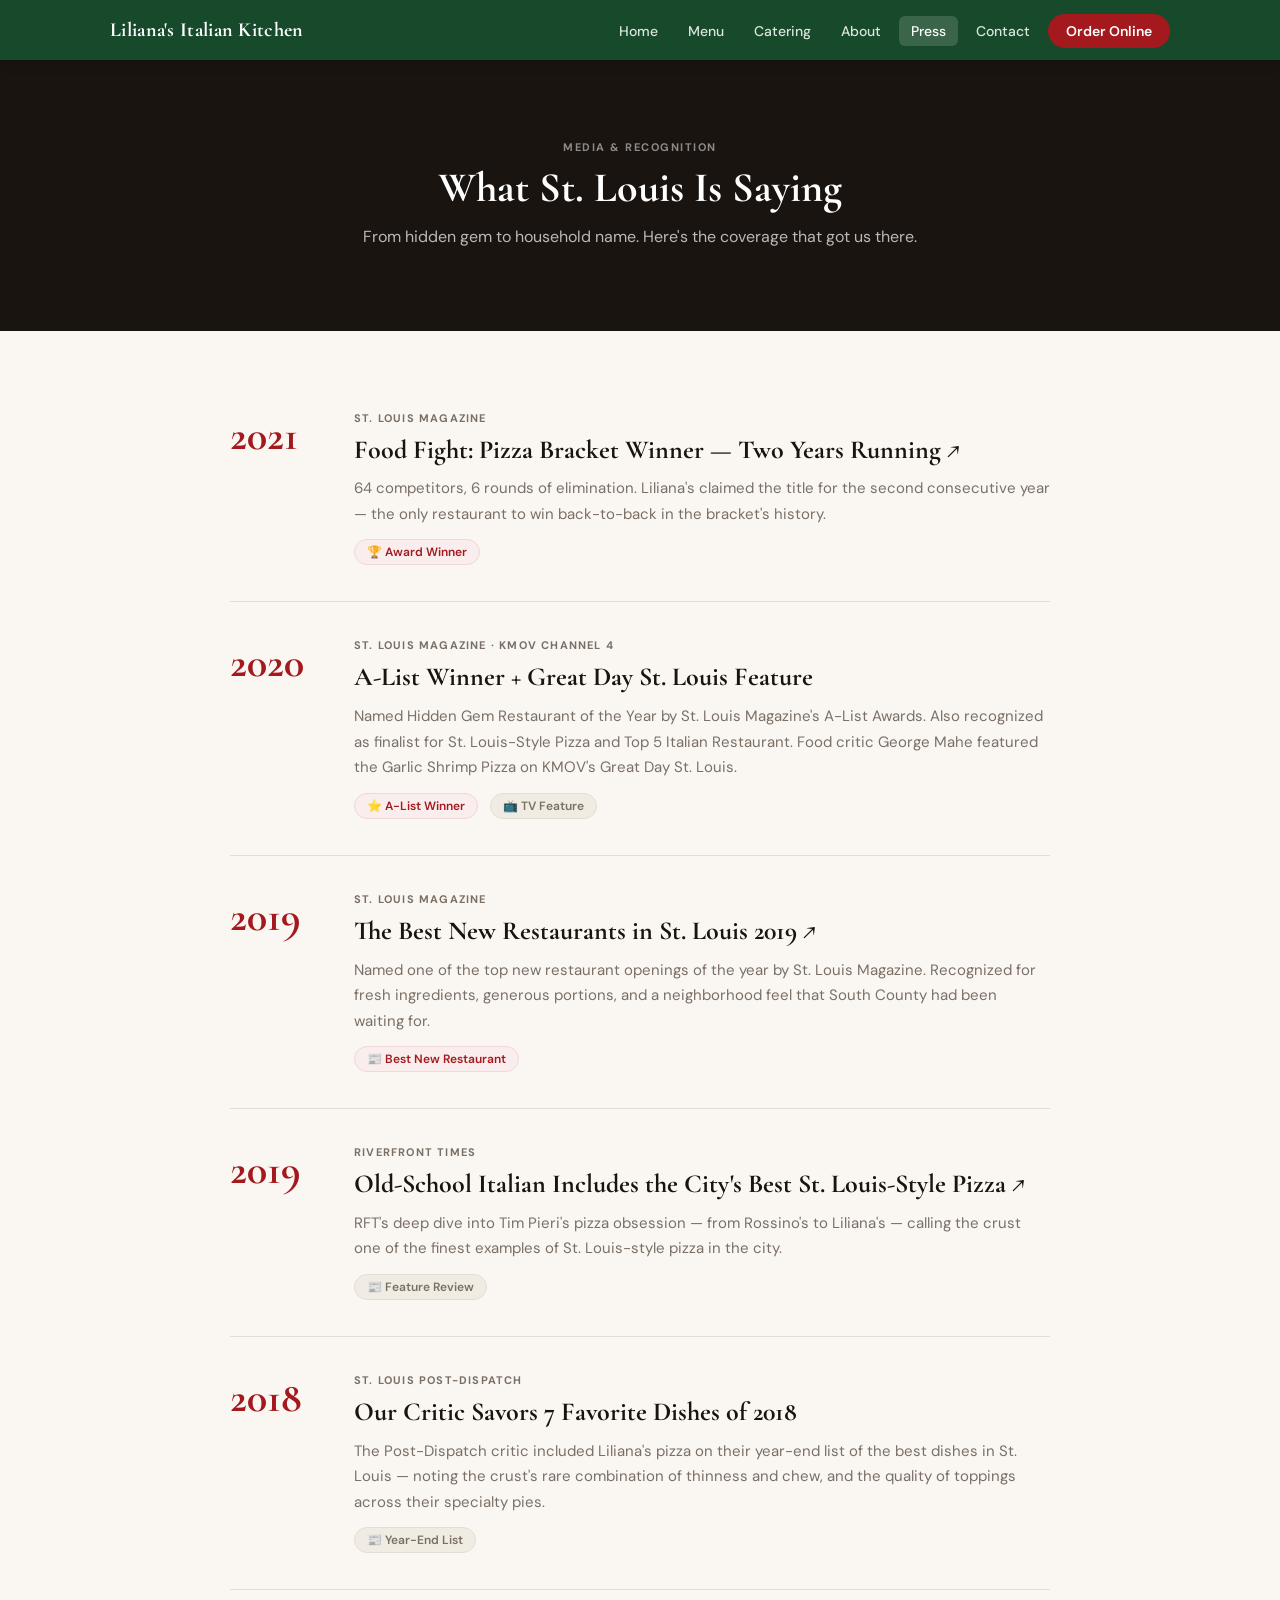
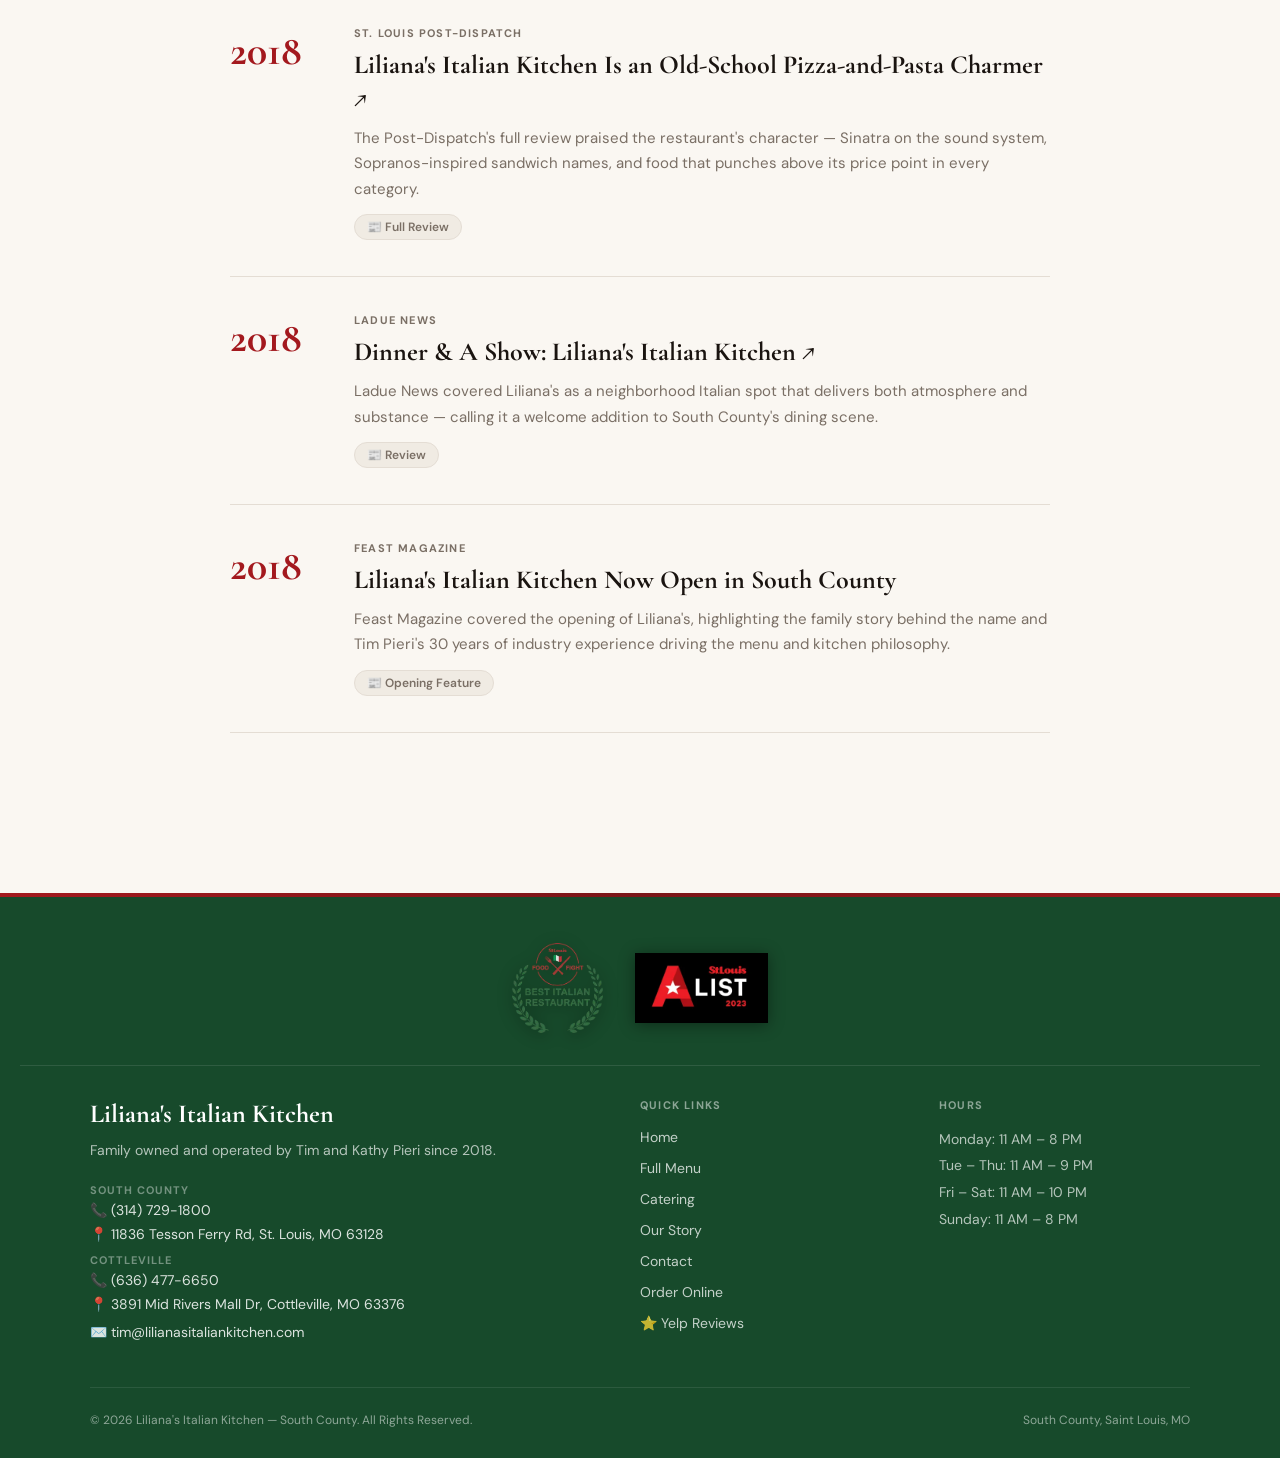
<file: press.html>
<!DOCTYPE html>
<html lang="en">
<head>
  <meta charset="UTF-8" />
  <meta name="viewport" content="width=device-width, initial-scale=1.0" />
  <title>Press & Awards | Liliana's Italian Kitchen St. Louis</title>
  <meta name="description" content="Liliana's Italian Kitchen has been recognized by St. Louis Magazine, Riverfront Times, the Post-Dispatch, and more. See our awards and press coverage." />
  <link rel="preconnect" href="https://fonts.googleapis.com" />
  <link rel="preconnect" href="https://fonts.gstatic.com" crossorigin />
  <link href="https://fonts.googleapis.com/css2?family=Cormorant+Garamond:ital,wght@0,400;0,600;0,700;1,400;1,600&family=DM+Sans:wght@300;400;500;600&display=swap" rel="stylesheet" />
  <link rel="stylesheet" href="style.css" />
  <style>
    .press-hero {
      background: var(--text);
      padding: 80px 20px;
      text-align: center;
    }
    .press-hero .section-eyebrow { color: rgba(255,255,255,.5); }
    .press-hero .section-title { color: var(--white); margin-bottom: 12px; }
    .press-hero .section-subtitle { color: rgba(255,255,255,.7); margin: 0 auto; }

    .press-body { padding: 80px 20px; }
    .press-inner { max-width: 820px; margin: 0 auto; }

    .press-entry {
      display: grid;
      grid-template-columns: 100px 1fr;
      gap: 24px;
      padding: 36px 0;
      border-bottom: 1px solid var(--border);
      align-items: start;
    }
    .press-entry:first-child { padding-top: 0; }
    @media (max-width: 600px) { .press-entry { grid-template-columns: 1fr; gap: 12px; } }

    .press-year {
      font-family: var(--font-serif);
      font-size: 42px;
      font-weight: 700;
      color: var(--red);
      line-height: 1;
      padding-top: 4px;
    }
    .press-outlet {
      font-size: 11px;
      font-weight: 700;
      text-transform: uppercase;
      letter-spacing: 1.2px;
      color: var(--muted);
      margin-bottom: 8px;
    }
    .press-headline {
      font-family: var(--font-serif);
      font-size: 26px;
      font-weight: 700;
      color: var(--text);
      line-height: 1.3;
      margin-bottom: 10px;
    }
    .press-excerpt {
      font-size: 15px;
      color: var(--muted);
      line-height: 1.7;
    }
    .press-tag {
      display: inline-block;
      background: var(--warm-gray);
      border: 1px solid var(--border);
      border-radius: 20px;
      padding: 4px 12px;
      font-size: 12px;
      font-weight: 600;
      color: var(--muted);
      margin-top: 12px;
    }
    a.press-link {
      display: block;
      color: var(--text);
      text-decoration: none;
      transition: color .15s;
    }
    a.press-link:hover { color: var(--red); }
    .press-tag.award {
      background: var(--red-light);
      border-color: #f2d7d7;
      color: var(--red);
    }
  </style>
</head>
<body>

<nav class="site-nav">
  <div class="nav-inner">
    <span class="nav-logo">Liliana's Italian Kitchen</span>
    <button class="nav-hamburger" onclick="toggleNav()" aria-label="Menu">
      <span></span><span></span><span></span>
    </button>
    <ul class="nav-links" id="nav-links">
      <li><a href="index.html">Home</a></li>
      <li><a href="menu.html">Menu</a></li>
      <li><a href="catering.html">Catering</a></li>
      <li><a href="about.html">About</a></li>
      <li><a href="press.html" class="active">Press</a></li>
      <li><a href="contact.html">Contact</a></li>
      <li><a href="https://lilianas.getbento.com/online-ordering" target="_blank" class="nav-order">Order Online</a></li>
    </ul>
  </div>
</nav>

<section class="press-hero">
  <p class="section-eyebrow">Media &amp; Recognition</p>
  <h1 class="section-title">What St. Louis Is Saying</h1>
  <p class="section-subtitle">From hidden gem to household name. Here's the coverage that got us there.</p>
</section>

<section class="press-body">
  <div class="press-inner">

    <div class="press-entry">
      <div class="press-year">2021</div>
      <div>
        <div class="press-outlet">St. Louis Magazine</div>
        <a href="https://www.stlmag.com/dining/stl-food-fights/food-fight-pizza-bracket-2021" target="_blank" rel="noopener" class="press-headline press-link">Food Fight: Pizza Bracket Winner — Two Years Running ↗</a>
        <div class="press-excerpt">64 competitors, 6 rounds of elimination. Liliana's claimed the title for the second consecutive year — the only restaurant to win back-to-back in the bracket's history.</div>
        <span class="press-tag award">🏆 Award Winner</span>
      </div>
    </div>

    <div class="press-entry">
      <div class="press-year">2020</div>
      <div>
        <div class="press-outlet">St. Louis Magazine · KMOV Channel 4</div>
        <div class="press-headline">A-List Winner + Great Day St. Louis Feature</div>
        <div class="press-excerpt">Named Hidden Gem Restaurant of the Year by St. Louis Magazine's A-List Awards. Also recognized as finalist for St. Louis-Style Pizza and Top 5 Italian Restaurant. Food critic George Mahe featured the Garlic Shrimp Pizza on KMOV's Great Day St. Louis.</div>
        <span class="press-tag award">⭐ A-List Winner</span>
        <span class="press-tag" style="margin-left:8px;">📺 TV Feature</span>
      </div>
    </div>

    <div class="press-entry">
      <div class="press-year">2019</div>
      <div>
        <div class="press-outlet">St. Louis Magazine</div>
        <a href="https://www.lilianasitaliankitchen.com/stlmag-best-new-restaurants" target="_blank" rel="noopener" class="press-headline press-link">The Best New Restaurants in St. Louis 2019 ↗</a>
        <div class="press-excerpt">Named one of the top new restaurant openings of the year by St. Louis Magazine. Recognized for fresh ingredients, generous portions, and a neighborhood feel that South County had been waiting for.</div>
        <span class="press-tag award">📰 Best New Restaurant</span>
      </div>
    </div>

    <div class="press-entry">
      <div class="press-year">2019</div>
      <div>
        <div class="press-outlet">Riverfront Times</div>
        <a href="https://www.lilianasitaliankitchen.com/know-a-good-thing" target="_blank" rel="noopener" class="press-headline press-link">Old-School Italian Includes the City's Best St. Louis-Style Pizza ↗</a>
        <div class="press-excerpt">RFT's deep dive into Tim Pieri's pizza obsession — from Rossino's to Liliana's — calling the crust one of the finest examples of St. Louis-style pizza in the city.</div>
        <span class="press-tag">📰 Feature Review</span>
      </div>
    </div>

    <div class="press-entry">
      <div class="press-year">2018</div>
      <div>
        <div class="press-outlet">St. Louis Post-Dispatch</div>
        <div class="press-headline">Our Critic Savors 7 Favorite Dishes of 2018</div>
        <div class="press-excerpt">The Post-Dispatch critic included Liliana's pizza on their year-end list of the best dishes in St. Louis — noting the crust's rare combination of thinness and chew, and the quality of toppings across their specialty pies.</div>
        <span class="press-tag">📰 Year-End List</span>
      </div>
    </div>

    <div class="press-entry">
      <div class="press-year">2018</div>
      <div>
        <div class="press-outlet">St. Louis Post-Dispatch</div>
        <a href="https://www.lilianasitaliankitchen.com/old-school-charmer" target="_blank" rel="noopener" class="press-headline press-link">Liliana's Italian Kitchen Is an Old-School Pizza-and-Pasta Charmer ↗</a>
        <div class="press-excerpt">The Post-Dispatch's full review praised the restaurant's character — Sinatra on the sound system, Sopranos-inspired sandwich names, and food that punches above its price point in every category.</div>
        <span class="press-tag">📰 Full Review</span>
      </div>
    </div>

    <div class="press-entry">
      <div class="press-year">2018</div>
      <div>
        <div class="press-outlet">Ladue News</div>
        <a href="https://www.lilianasitaliankitchen.com/dinner-and-a-show" target="_blank" rel="noopener" class="press-headline press-link">Dinner &amp; A Show: Liliana's Italian Kitchen ↗</a>
        <div class="press-excerpt">Ladue News covered Liliana's as a neighborhood Italian spot that delivers both atmosphere and substance — calling it a welcome addition to South County's dining scene.</div>
        <span class="press-tag">📰 Review</span>
      </div>
    </div>

    <div class="press-entry">
      <div class="press-year">2018</div>
      <div>
        <div class="press-outlet">Feast Magazine</div>
        <div class="press-headline">Liliana's Italian Kitchen Now Open in South County</div>
        <div class="press-excerpt">Feast Magazine covered the opening of Liliana's, highlighting the family story behind the name and Tim Pieri's 30 years of industry experience driving the menu and kitchen philosophy.</div>
        <span class="press-tag">📰 Opening Feature</span>
      </div>
    </div>

  </div>
</section>

<footer class="site-footer">
  <!-- Award badges row -->
  <div style="display:flex;align-items:center;justify-content:center;gap:32px;padding-bottom:32px;border-bottom:1px solid rgba(255,255,255,.1);margin-bottom:32px;flex-wrap:wrap;">
    <img src="images/St_Louis_Food_Fight_Award.webp" alt="St. Louis Magazine Food Fight Best Italian Restaurant" style="height:90px;width:auto;filter:drop-shadow(0 2px 8px rgba(0,0,0,.4));" />
    <img src="images/St_Louis_A_List_Award.webp" alt="St. Louis A-List 2023 Award" style="height:70px;width:auto;filter:drop-shadow(0 2px 8px rgba(0,0,0,.4));" />
  </div>
  <div class="footer-grid">
    <div>
      <div class="footer-logo">Liliana's Italian Kitchen</div>
      <p class="footer-tagline">Family owned and operated by Tim and Kathy Pieri since 2018.</p>
      <div class="footer-contact">
        <div style="font-size:11px;font-weight:700;text-transform:uppercase;letter-spacing:1px;color:rgba(255,255,255,.4);margin-bottom:4px;">South County</div>
        <a href="tel:3147291800">📞 (314) 729-1800</a>
        <a href="https://maps.google.com/?q=11836+Tesson+Ferry+Rd+Saint+Louis+MO" target="_blank">📍 11836 Tesson Ferry Rd, St. Louis, MO 63128</a>
        <div style="font-size:11px;font-weight:700;text-transform:uppercase;letter-spacing:1px;color:rgba(255,255,255,.4);margin:10px 0 4px;">Cottleville</div>
        <a href="tel:6364776650">📞 (636) 477-6650</a>
        <a href="https://maps.google.com/?q=3891+Mid+Rivers+Mall+Dr+Cottleville+MO" target="_blank">📍 3891 Mid Rivers Mall Dr, Cottleville, MO 63376</a>
        <div style="margin-top:10px;">
        <a href="mailto:tim@lilianasitaliankitchen.com">✉️ tim@lilianasitaliankitchen.com</a>
        </div>
      </div>
    </div>
    <div>
      <div class="footer-heading">Quick Links</div>
      <ul class="footer-links">
        <li><a href="index.html">Home</a></li>
        <li><a href="menu.html">Full Menu</a></li>
        <li><a href="catering.html">Catering</a></li>
        <li><a href="about.html">Our Story</a></li>
        <li><a href="contact.html">Contact</a></li>
        <li><a href="https://lilianas.getbento.com/online-ordering" target="_blank">Order Online</a></li>
        <li><a href="https://www.yelp.com/biz/lilianas-italian-kitchen-st-louis" target="_blank">⭐ Yelp Reviews</a></li>
      </ul>
    </div>
    <div>
      <div class="footer-heading">Hours</div>
      <div class="footer-hours">Monday: 11 AM – 8 PM<br>Tue – Thu: 11 AM – 9 PM<br>Fri – Sat: 11 AM – 10 PM<br>Sunday: 11 AM – 8 PM</div>
    </div>
  </div>
  <div class="footer-bottom">
    <span>© 2026 Liliana's Italian Kitchen — South County. All Rights Reserved.</span>
    <span>South County, Saint Louis, MO</span>
  </div>
</footer>

<script>
  function toggleNav() { document.getElementById('nav-links').classList.toggle('open'); }
</script>
</body>
</html>
</file>
<file: style.css>
/* ─── TOKENS ──────────────────────────────────────────── */
:root {
  --red:        #A3191E;
  --red-dark:   #7a1518;
  --red-light:  #f9eded;
  --green:      #174A2B;
  --green-mid:  #2e7d32;
  --green-dk:   #0f3320;
  --cream:      #faf7f2;
  --warm-gray:  #f0ebe3;
  --border:     #e4ddd4;
  --text:       #1a1410;
  --muted:      #7a6f65;
  --white:      #ffffff;
  --shadow-sm:  0 2px 8px rgba(0,0,0,.07);
  --shadow-md:  0 8px 30px rgba(0,0,0,.12);
  --shadow-lg:  0 20px 60px rgba(0,0,0,.18);
  --radius:     14px;
  --font-serif: 'Cormorant Garamond', Georgia, serif;
  --font-sans:  'DM Sans', sans-serif;
}

/* ─── RESET ───────────────────────────────────────────── */
*, *::before, *::after { box-sizing: border-box; margin: 0; padding: 0; }
html { scroll-behavior: smooth; }
body {
  font-family: var(--font-sans);
  background: var(--cream);
  color: var(--text);
  min-height: 100vh;
}

img { max-width: 100%; height: auto; display: block; }
a { color: inherit; text-decoration: none; }

/* ─── NAVIGATION ──────────────────────────────────────── */
.site-nav {
  background: var(--green);
  position: sticky;
  top: 0;
  z-index: 100;
  box-shadow: 0 2px 12px rgba(0,0,0,.2);
}
.nav-inner {
  max-width: 1100px;
  margin: 0 auto;
  padding: 0 20px;
  display: flex;
  align-items: center;
  justify-content: space-between;
  height: 60px;
}
.nav-logo {
  font-family: var(--font-serif);
  font-size: 20px;
  font-weight: 700;
  color: var(--white);
  letter-spacing: .3px;
}
.nav-links {
  display: flex;
  gap: 6px;
  list-style: none;
}
.nav-links a {
  color: rgba(255,255,255,.85);
  font-size: 14px;
  font-weight: 500;
  padding: 6px 12px;
  border-radius: 6px;
  transition: background .15s, color .15s;
}
.nav-links a:hover,
.nav-links a.active {
  background: rgba(255,255,255,.15);
  color: var(--white);
}
.nav-order {
  background: var(--red);
  color: var(--white) !important;
  border-radius: 20px !important;
  padding: 8px 18px !important;
  font-weight: 600 !important;
  transition: background .2s !important;
}
.nav-order:hover { background: var(--red-dark) !important; }

/* Mobile nav */
.nav-hamburger {
  display: none;
  flex-direction: column;
  gap: 5px;
  cursor: pointer;
  padding: 6px;
  background: none;
  border: none;
}
.nav-hamburger span {
  display: block;
  width: 24px;
  height: 2px;
  background: var(--white);
  border-radius: 2px;
  transition: all .25s;
}
@media (max-width: 768px) {
  .nav-hamburger { display: flex; }
  .nav-links {
    display: none;
    position: absolute;
    top: 60px; left: 0; right: 0;
    background: var(--green);
    flex-direction: column;
    padding: 12px 20px 20px;
    gap: 4px;
    box-shadow: 0 8px 20px rgba(0,0,0,.2);
  }
  .nav-links.open { display: flex; }
  .nav-links a { display: block; padding: 10px 14px; }
}

/* ─── HEADER BAND ─────────────────────────────────────── */
.site-header {
  background: var(--white);
  border-bottom: 1px solid var(--border);
  padding: 28px 20px 24px;
  text-align: center;
  position: relative;
}
.site-header::after {
  content: '';
  position: absolute;
  bottom: 0; left: 0; right: 0;
  height: 4px;
  background: linear-gradient(90deg, var(--red) 0%, var(--red-dark) 50%, var(--green) 100%);
}
.logo-wrap img {
  max-width: 200px;
  height: auto;
  display: block;
  margin: 0 auto;
}

/* ─── LAYOUT ──────────────────────────────────────────── */
.page-wrap {
  max-width: 1100px;
  margin: 0 auto;
  padding: 0 20px;
}

/* ─── SECTION HEADERS ─────────────────────────────────── */
.section-eyebrow {
  font-size: 11px;
  font-weight: 700;
  text-transform: uppercase;
  letter-spacing: 1.5px;
  color: var(--red);
  margin-bottom: 10px;
}
.section-title {
  font-family: var(--font-serif);
  font-size: clamp(28px, 4vw, 42px);
  font-weight: 700;
  color: var(--text);
  line-height: 1.15;
  margin-bottom: 16px;
}
.section-subtitle {
  font-size: 16px;
  color: var(--muted);
  line-height: 1.65;
  max-width: 600px;
}

/* ─── BUTTONS ─────────────────────────────────────────── */
.btn {
  display: inline-flex;
  align-items: center;
  gap: 8px;
  padding: 14px 28px;
  border-radius: 50px;
  font-family: var(--font-sans);
  font-size: 15px;
  font-weight: 600;
  cursor: pointer;
  border: none;
  transition: background .2s, transform .15s, box-shadow .2s;
  text-decoration: none;
}
.btn-red {
  background: var(--red);
  color: var(--white);
  box-shadow: 0 4px 14px rgba(163,25,30,.3);
}
.btn-red:hover { background: var(--red-dark); transform: translateY(-1px); }
.btn-green {
  background: var(--green);
  color: var(--white);
  box-shadow: 0 4px 14px rgba(23,74,43,.3);
}
.btn-green:hover { background: var(--green-dk); transform: translateY(-1px); }
.btn-outline {
  background: transparent;
  color: var(--text);
  border: 2px solid var(--border);
}
.btn-outline:hover { border-color: var(--red); color: var(--red); }

/* ─── DIVIDER ─────────────────────────────────────────── */
.divider {
  height: 1px;
  background: var(--border);
  margin: 60px 0;
}

/* ─── AWARDS STRIP ────────────────────────────────────── */
.awards-strip {
  background: var(--green);
  color: var(--white);
  padding: 14px 20px;
  overflow: hidden;
}
.awards-inner {
  max-width: 1100px;
  margin: 0 auto;
  display: flex;
  align-items: center;
  gap: 40px;
  overflow-x: auto;
  scrollbar-width: none;
  -webkit-overflow-scrolling: touch;
}
.awards-inner::-webkit-scrollbar { display: none; }
.award-item {
  display: flex;
  align-items: center;
  gap: 8px;
  white-space: nowrap;
  font-size: 13px;
  font-weight: 500;
  opacity: .9;
  flex-shrink: 0;
}
.award-item span.trophy { font-size: 16px; }

/* ─── FOOTER ──────────────────────────────────────────── */
.site-footer {
  background: var(--green);
  color: rgba(255,255,255,.85);
  padding: 50px 20px 30px;
  margin-top: 80px;
  position: relative;
}
.site-footer::before {
  content: '';
  position: absolute;
  top: 0; left: 0; right: 0;
  height: 4px;
  background: linear-gradient(90deg, var(--red) 0%, var(--red-dark) 50%, #A3191E 100%);
}
.footer-grid {
  max-width: 1100px;
  margin: 0 auto;
  display: grid;
  grid-template-columns: 2fr 1fr 1fr;
  gap: 48px;
  margin-bottom: 40px;
}
@media (max-width: 768px) {
  .footer-grid { grid-template-columns: 1fr; gap: 32px; }
}
.footer-logo {
  font-family: var(--font-serif);
  font-size: 26px;
  font-weight: 700;
  color: var(--white);
  margin-bottom: 10px;
}
.footer-tagline {
  font-size: 14px;
  line-height: 1.7;
  margin-bottom: 20px;
  opacity: .8;
}
.footer-contact a {
  color: rgba(255,255,255,.85);
  font-size: 14px;
  display: block;
  margin-bottom: 6px;
  transition: color .15s;
}
.footer-contact a:hover { color: var(--white); }
.footer-heading {
  font-size: 11px;
  font-weight: 700;
  text-transform: uppercase;
  letter-spacing: 1.2px;
  color: rgba(255,255,255,.5);
  margin-bottom: 14px;
}
.footer-links { list-style: none; }
.footer-links li { margin-bottom: 10px; }
.footer-links a {
  color: rgba(255,255,255,.75);
  font-size: 14px;
  transition: color .15s;
}
.footer-links a:hover { color: var(--white); }
.footer-hours { font-size: 14px; line-height: 1.9; opacity: .8; }
.footer-bottom {
  max-width: 1100px;
  margin: 0 auto;
  padding-top: 24px;
  border-top: 1px solid rgba(255,255,255,.15);
  display: flex;
  justify-content: space-between;
  align-items: center;
  font-size: 12px;
  opacity: .6;
  flex-wrap: wrap;
  gap: 10px;
}
</file>
